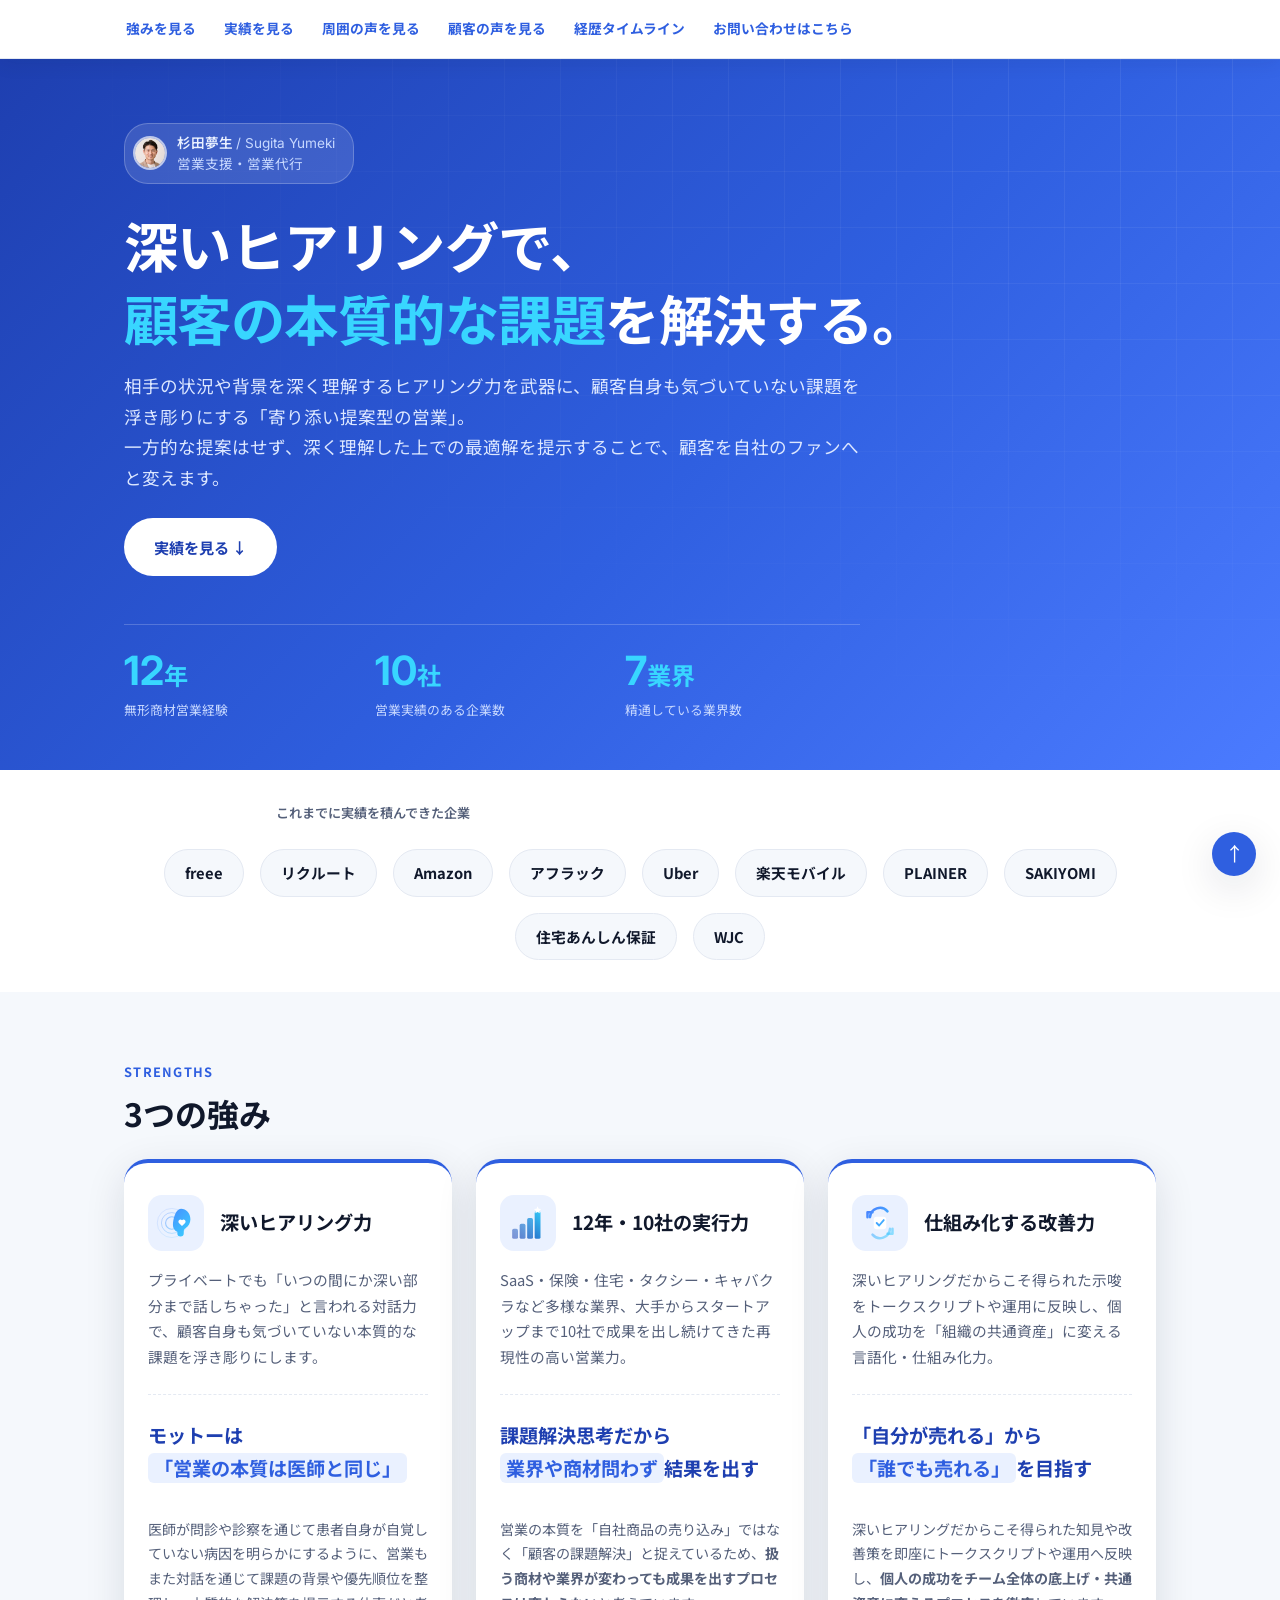
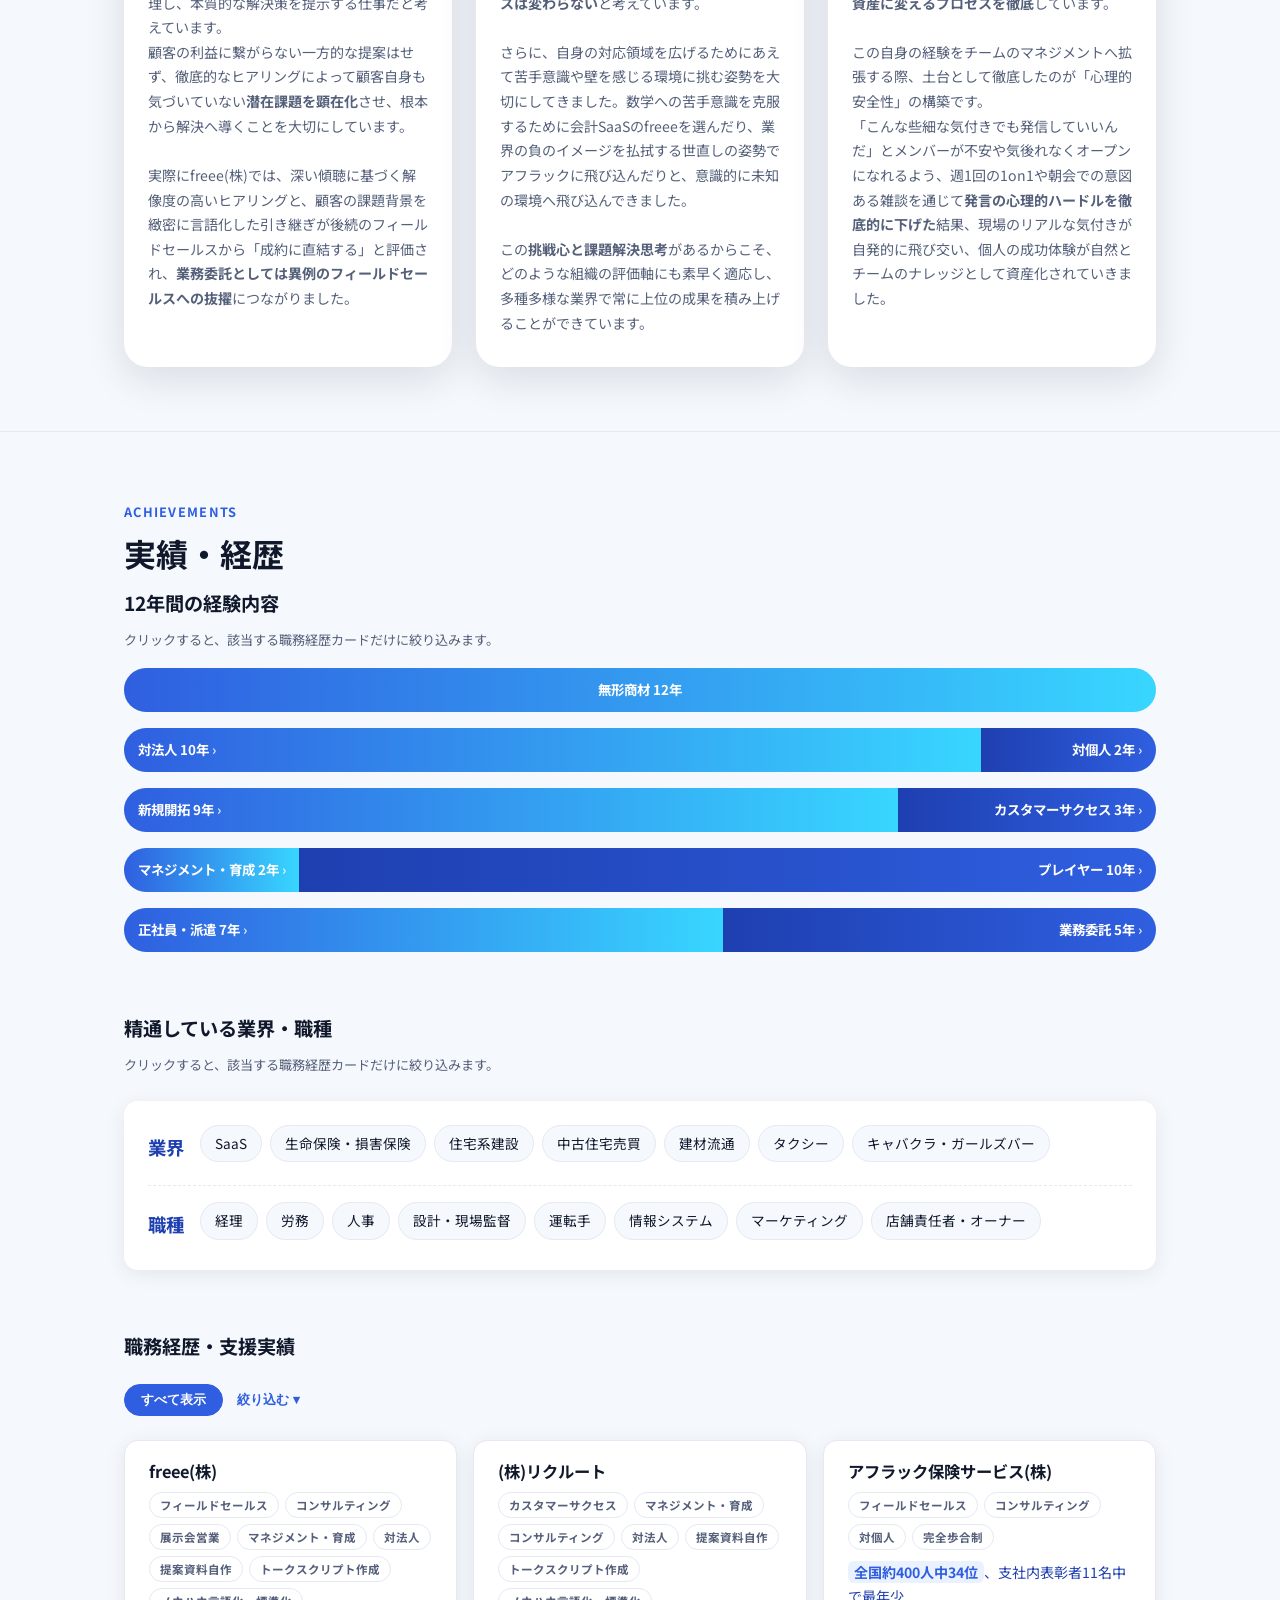
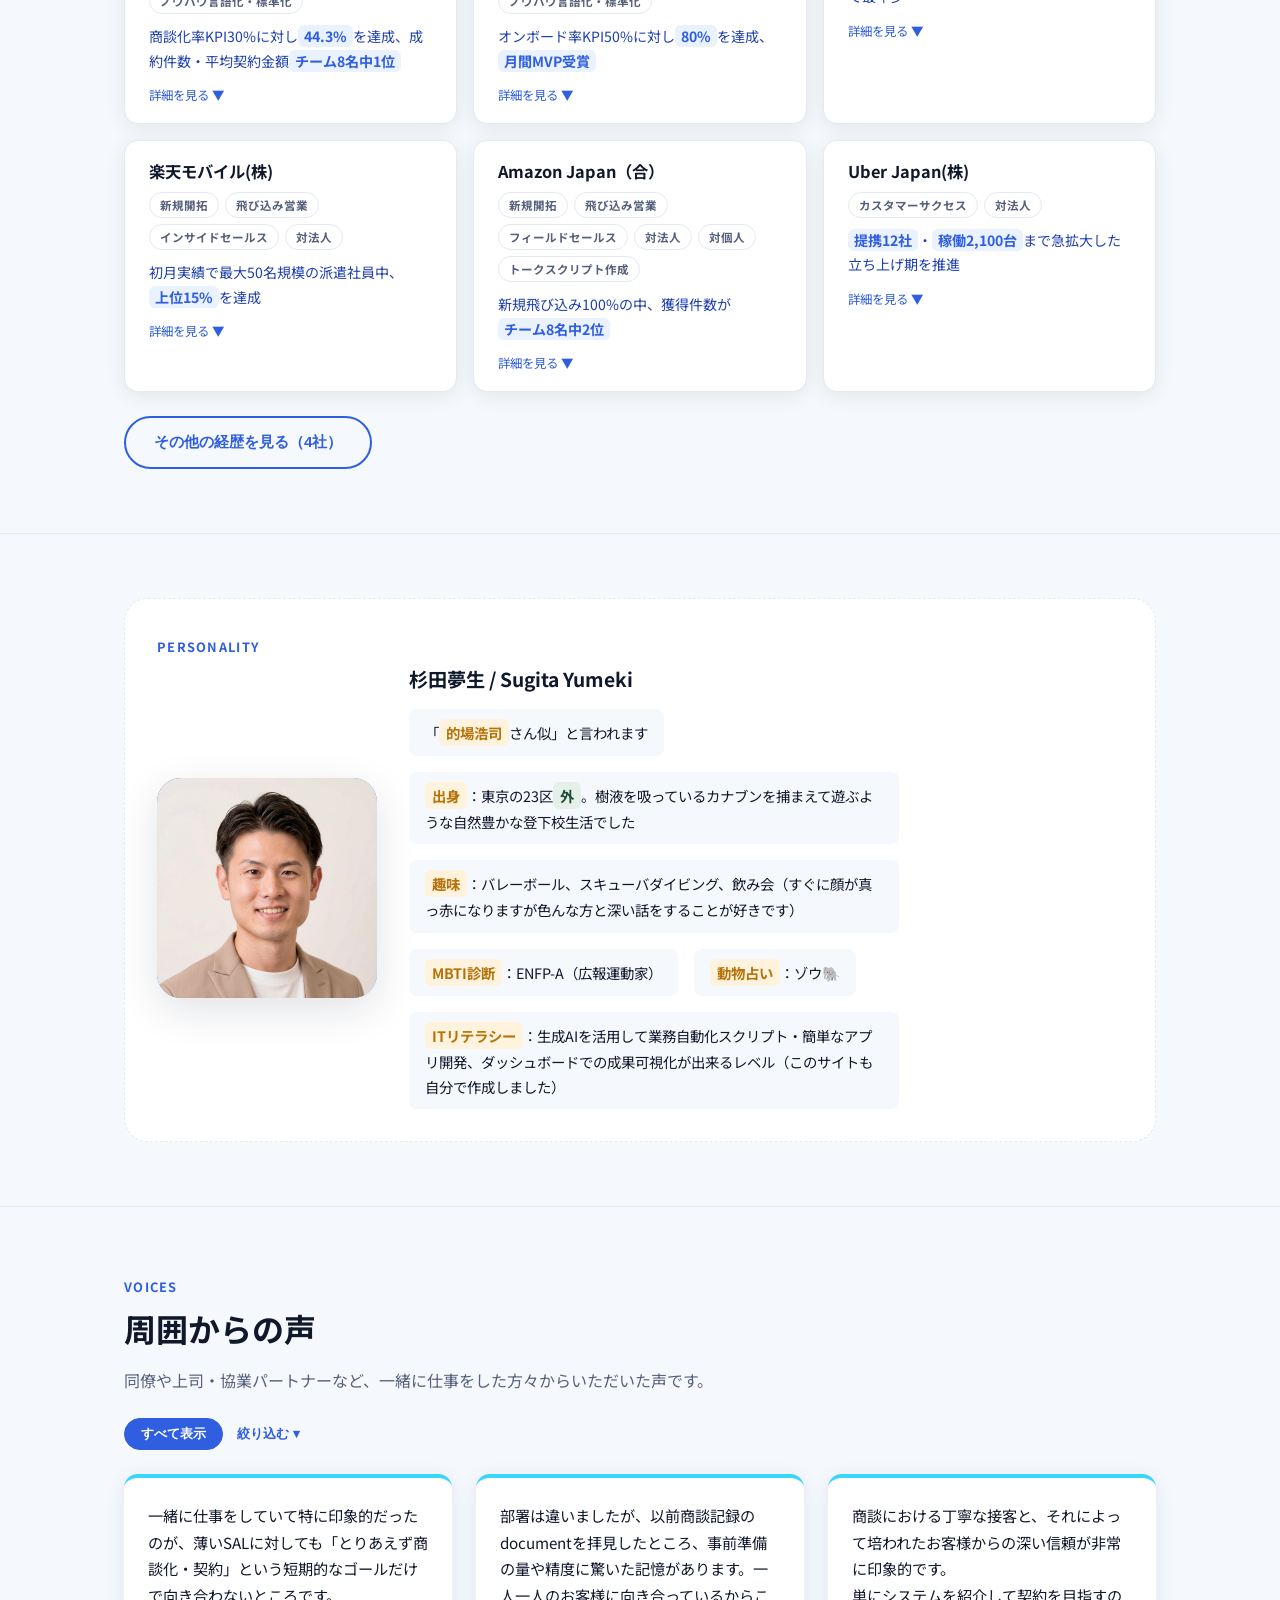
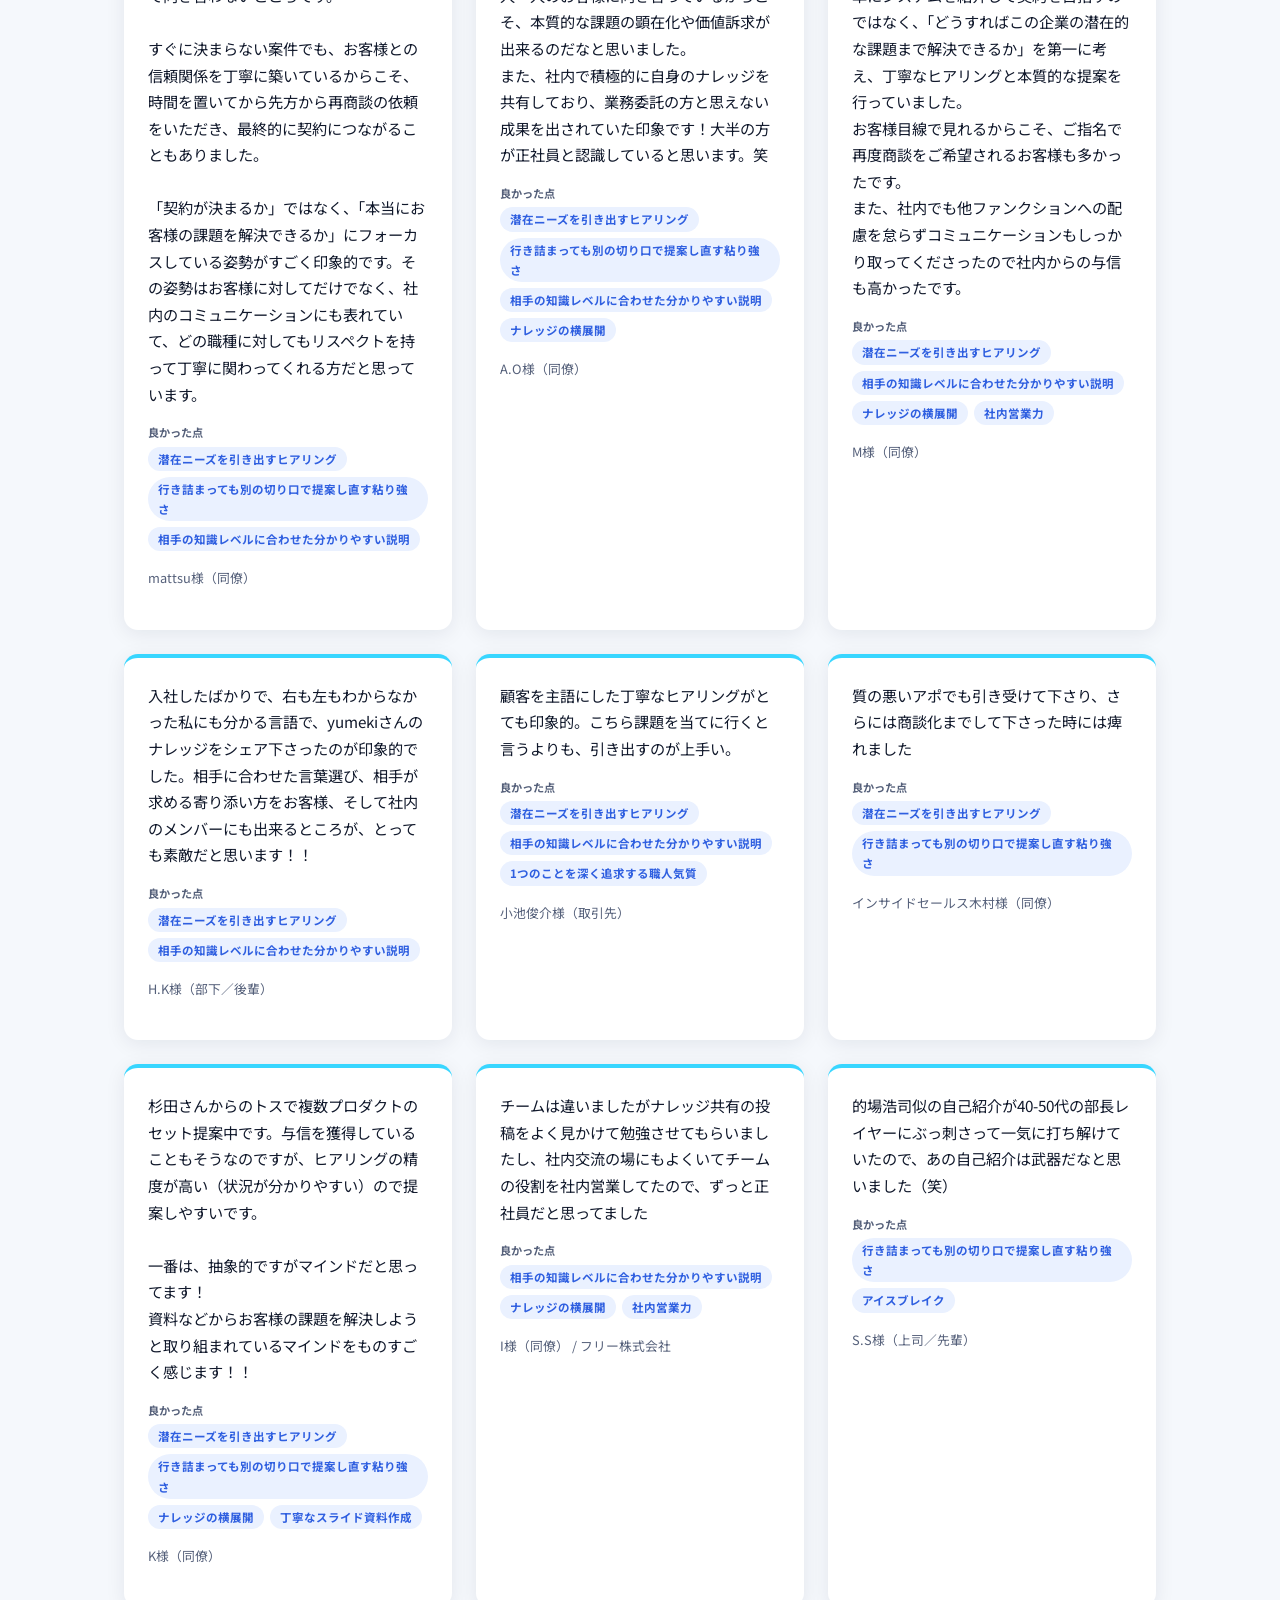
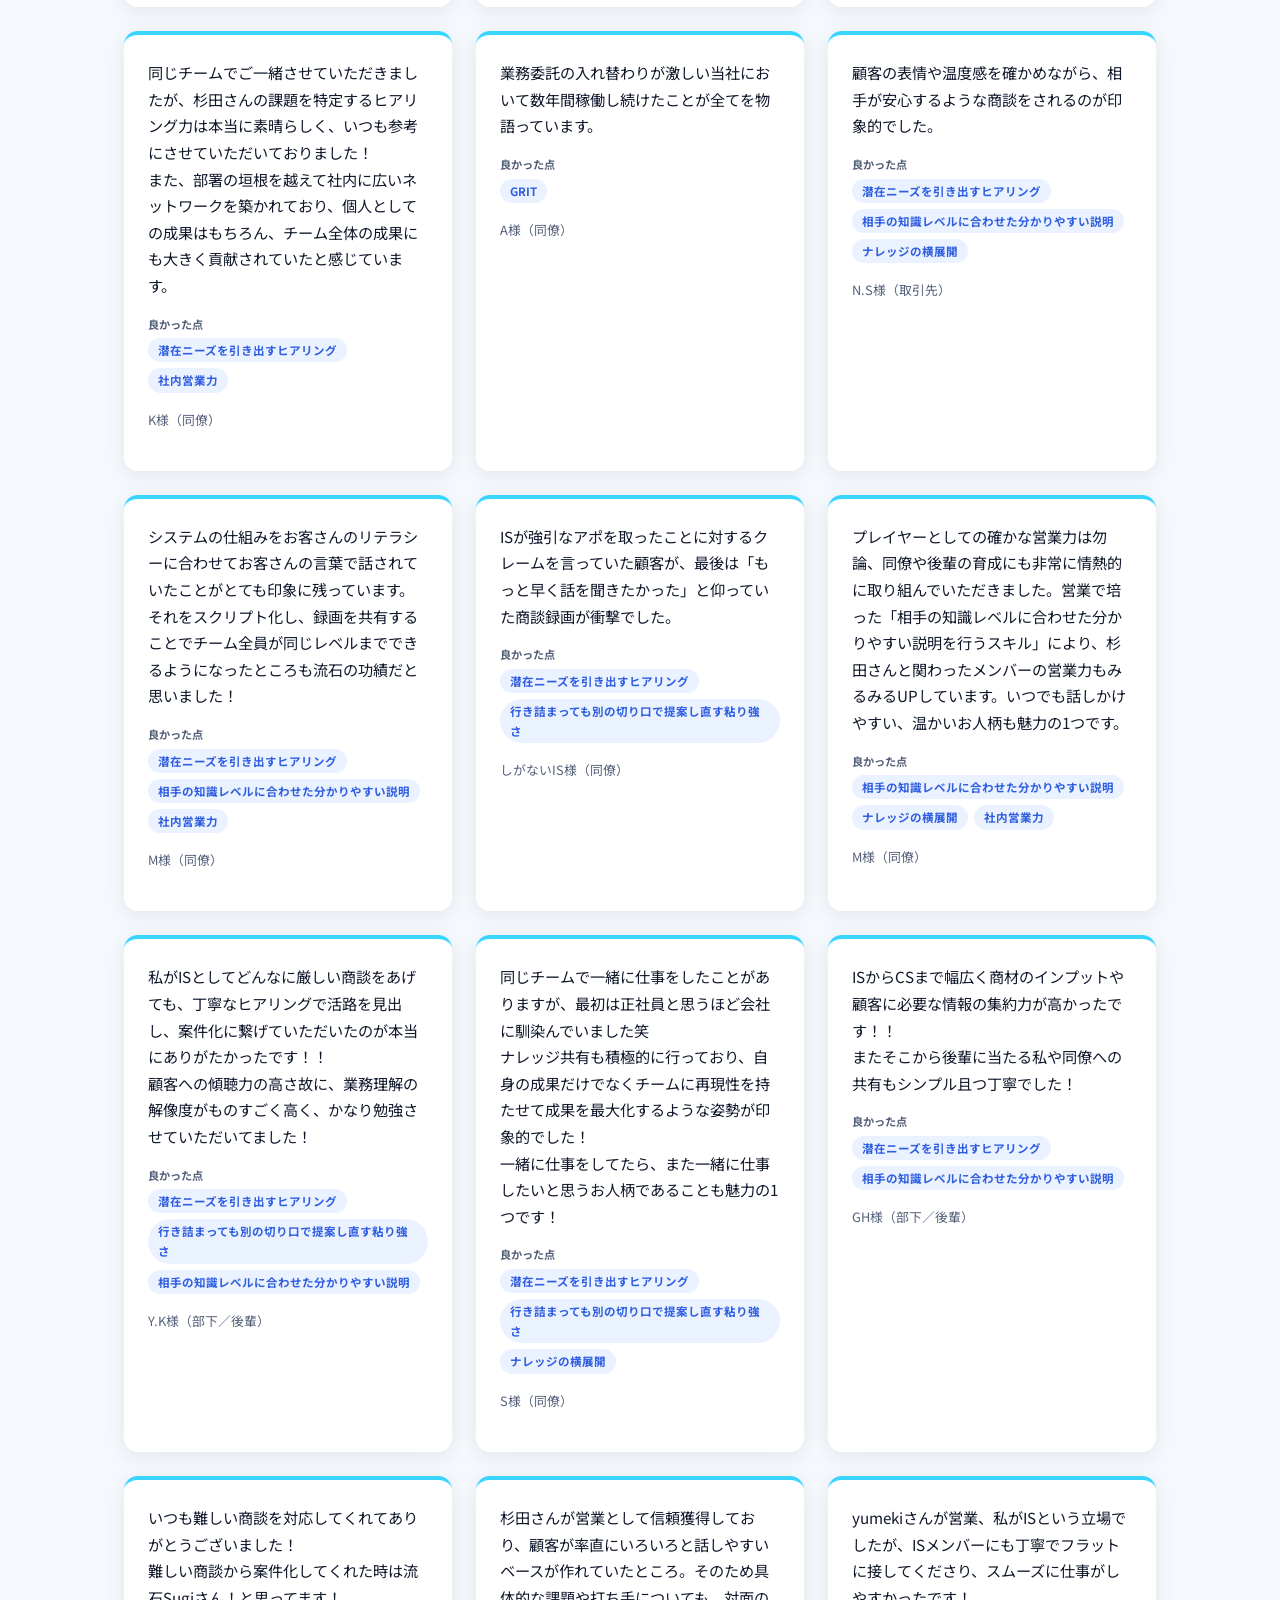
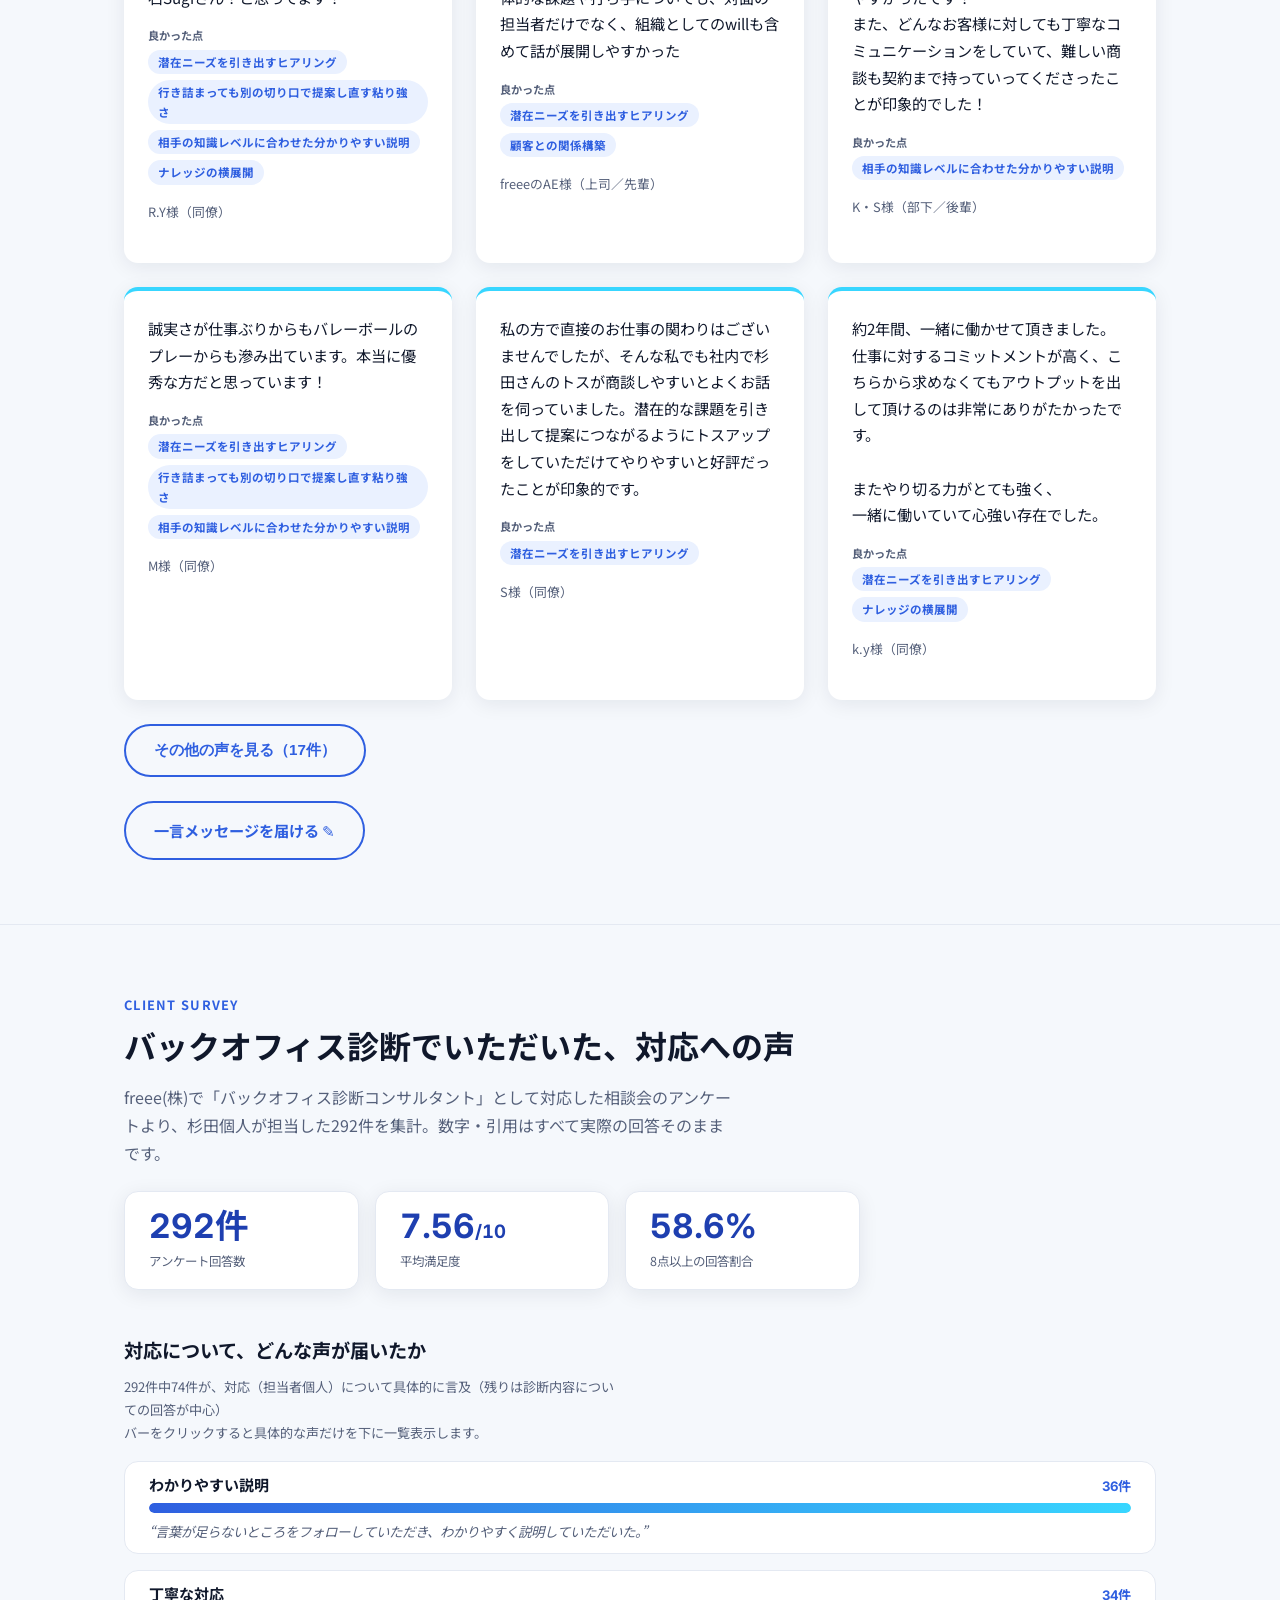
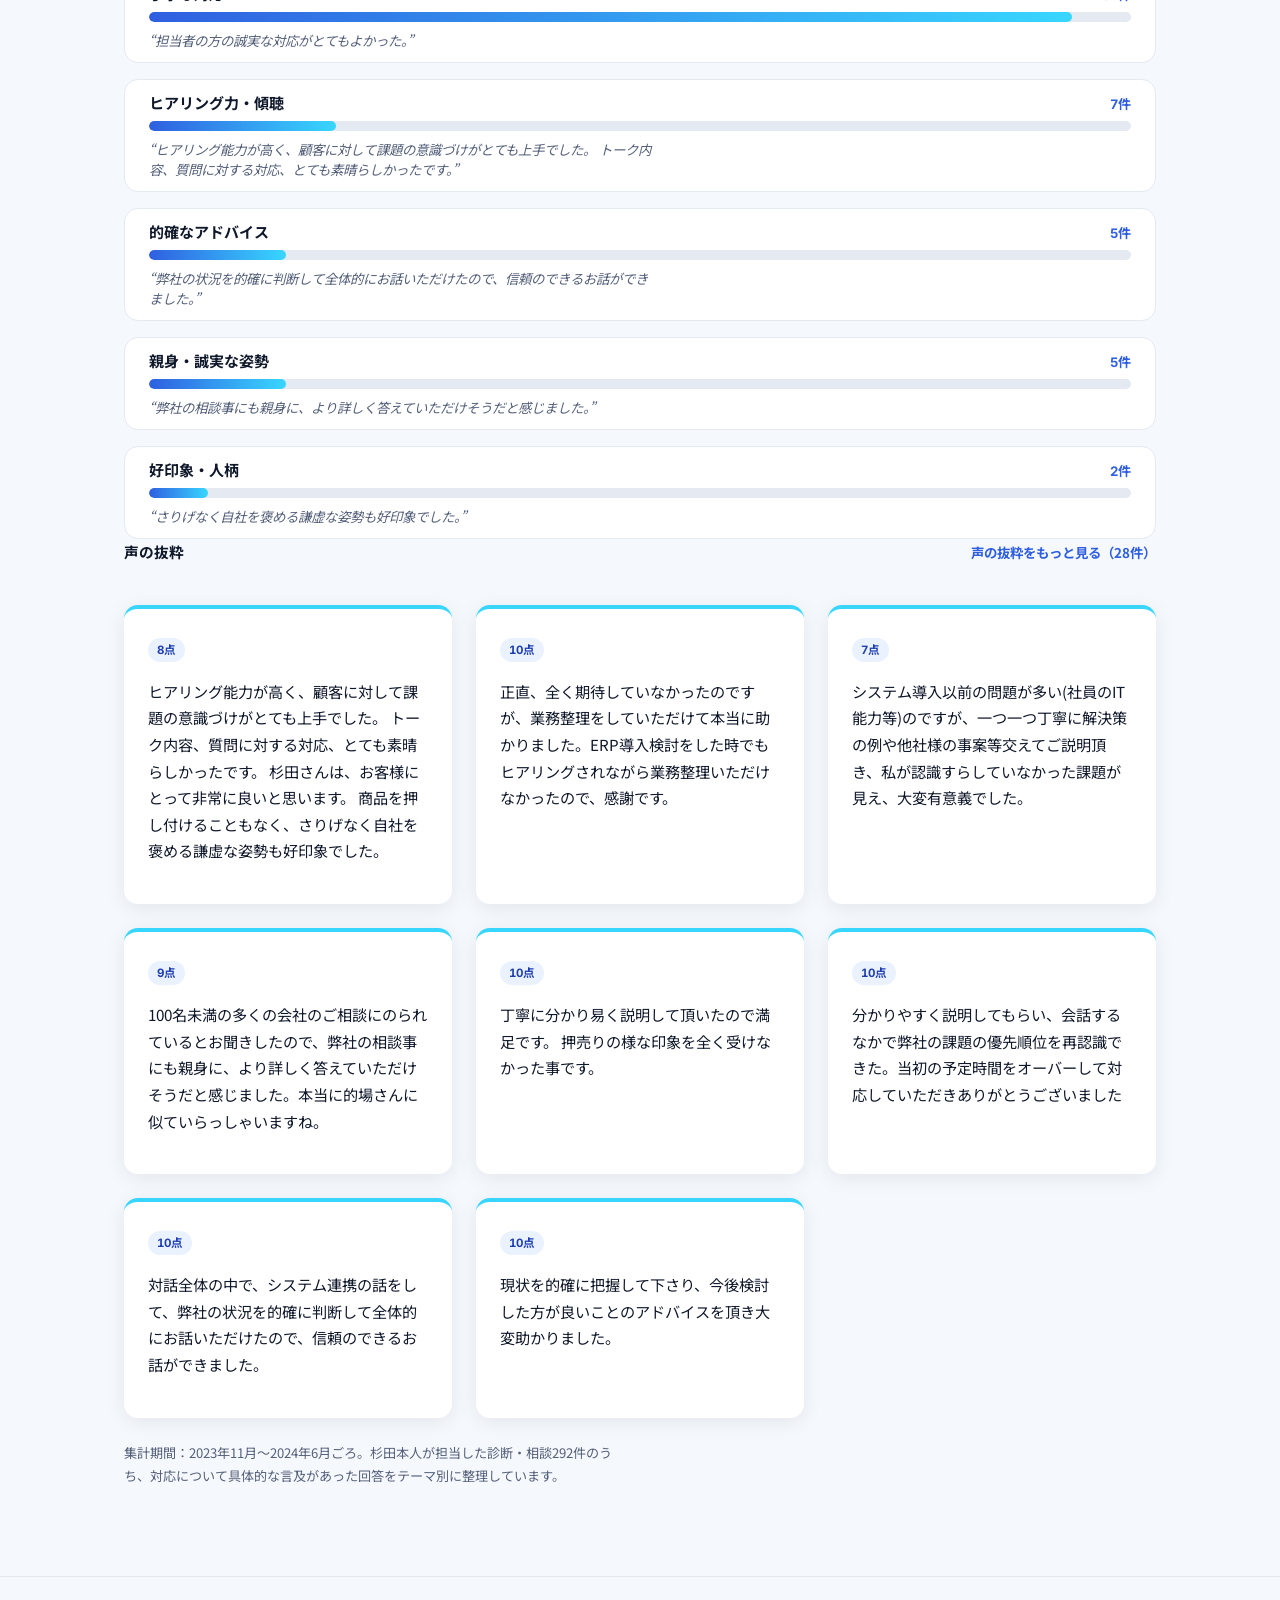
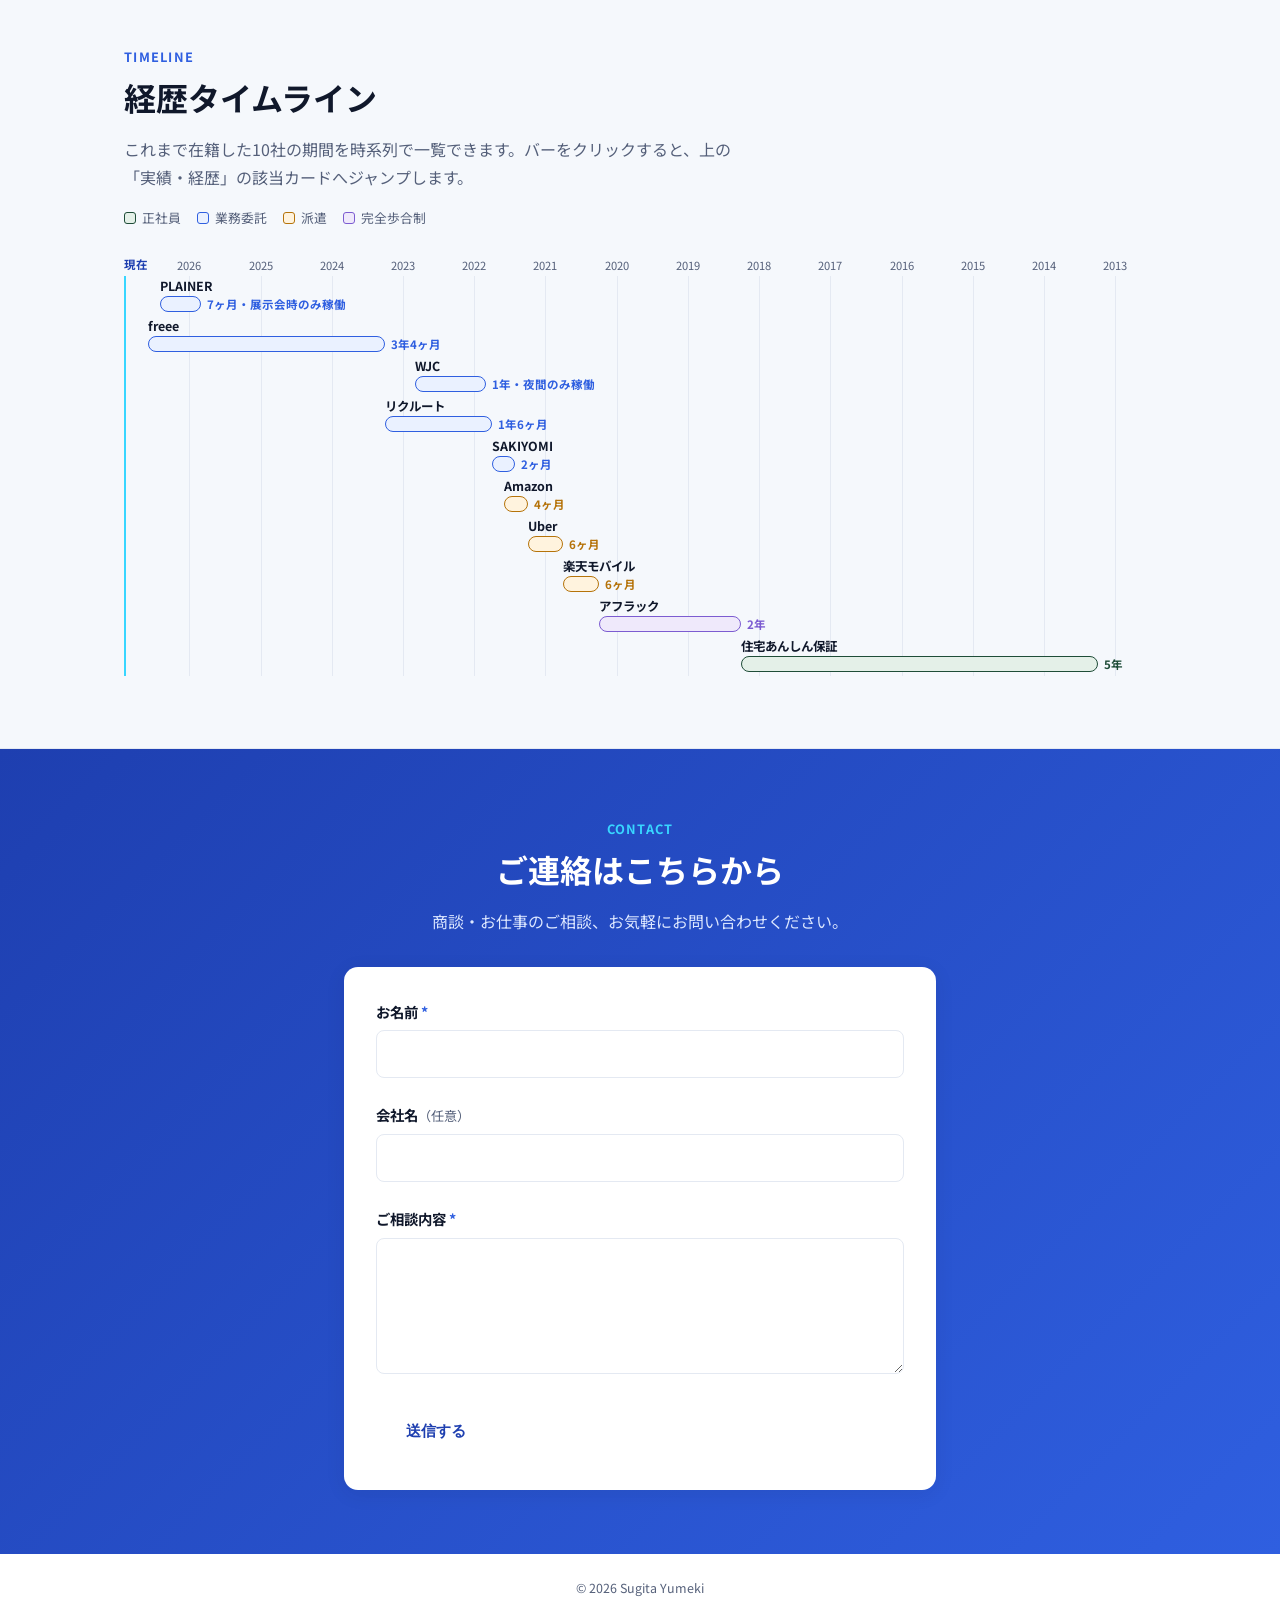
<file: index.html>
<!doctype html>
<html lang="ja"><head>
<!-- Google Tag Manager -->
<script>(function(w,d,s,l,i){w[l]=w[l]||[];w[l].push({'gtm.start':
new Date().getTime(),event:'gtm.js'});var f=d.getElementsByTagName(s)[0],
j=d.createElement(s),dl=l!='dataLayer'?'&l='+l:'';j.async=true;j.src=
'https://www.googletagmanager.com/gtm.js?id='+i+dl;f.parentNode.insertBefore(j,f);
})(window,document,'script','dataLayer','GTM-P3TSD6G5');</script>
<!-- End Google Tag Manager -->

<!-- Google tag (gtag.js): アクセス解析用（Googleアナリティクス4）。管理画面はanalytics.google.com
     自分自身のアクセスを計測対象から除外したい場合は、一度だけ
     https://yorisoi-yumeki.github.io/?noanalytics のように末尾に ?noanalytics を
     付けてこのブラウザでアクセスする（以後そのブラウザでは自動的に計測されなくなる。
     解除したい場合はブラウザの開発者ツールでlocalStorageの ga_opt_out を削除）。 -->
<script>
  (function () {
    if (new URLSearchParams(location.search).has("noanalytics")) {
      try { localStorage.setItem("ga_opt_out", "1"); } catch (e) {}
    }
    try {
      if (localStorage.getItem("ga_opt_out") === "1") {
        window["ga-disable-G-HVG9CE5MBE"] = true;
      }
    } catch (e) {}
  })();
</script>
<script async="" src="https://www.googletagmanager.com/gtag/js?id=G-HVG9CE5MBE"></script>
<script>
  window.dataLayer = window.dataLayer || [];
  function gtag(){dataLayer.push(arguments);}
  gtag('js', new Date());
  gtag('config', 'G-HVG9CE5MBE');
</script>

<meta charset="UTF-8">
<meta name="viewport" content="width=device-width, initial-scale=1">
<title>杉田夢生 | 寄り添い提案型の営業 - 営業支援・営業代行</title>
<meta name="description" content="杉田夢生（Sugita Yumeki）。無形商材営業12年、10社での実績を持つ営業支援・営業代行。深いヒアリング力を武器に、顧客自身も気づいていない本質的な課題を解決する「寄り添い提案型の営業」を提供します。">

<!-- OGP / Twitter Card: 商談前にURLを共有した際のリンクプレビュー用。
     Canvaで生成したOGPバナー（assets/img/ogp.png, 1200×630px）を使用中。 -->
<meta property="og:type" content="profile">
<meta property="og:url" content="https://yorisoi-yumeki.github.io/">
<meta property="og:title" content="杉田夢生 | 寄り添い提案型の営業">
<meta property="og:description" content="無形商材営業12年、10社での実績を持つ営業支援・営業代行の実績紹介ページです。">
<meta property="og:image" content="https://yorisoi-yumeki.github.io/assets/img/ogp.png">
<meta name="twitter:card" content="summary_large_image">
<meta name="twitter:title" content="杉田夢生 | 寄り添い提案型の営業">
<meta name="twitter:description" content="無形商材営業12年、10社での実績を持つ営業支援・営業代行の実績紹介ページです。">
<meta name="twitter:image" content="https://yorisoi-yumeki.github.io/assets/img/ogp.png">

<link rel="icon" type="image/svg+xml" href="assets/img/favicon.svg">

<!-- Webフォント: Google Fonts (Noto Sans JP / Inter)。preconnectで接続を先行し、display=swapでFOIT対策 -->
<link rel="preconnect" href="https://fonts.googleapis.com">
<link rel="preconnect" href="https://fonts.gstatic.com" crossorigin="">
<link href="https://fonts.googleapis.com/css2?family=Inter:wght@400;600;700&amp;family=Noto+Sans+JP:wght@400;700&amp;display=swap" rel="stylesheet">

<link rel="stylesheet" href="style.css">

<!-- GA4 イベント計測用dataLayerスクリプト -->
<script>
  window.dataLayer = window.dataLayer || [];
  document.addEventListener("DOMContentLoaded", function() {
    document.querySelectorAll("details").forEach(function(detail) {
      detail.addEventListener("toggle", function() {
        if (detail.open) {
          var parentSection = detail.closest("section");
          var sectionTitle = parentSection ? (parentSection.querySelector("h2")?.innerText.trim() || parentSection.querySelector("p")?.innerText.trim() || "その他") : "その他";
          var itemTitle = detail.querySelector("summary")?.innerText.trim().split("\n")[0] || "不明";

          window.dataLayer.push({
            'event': 'content_interaction',
            'section_name': sectionTitle,
            'content_name': itemTitle
          });
        }
      });
    });
  });
</script>
</head>
<body id="top">
<!-- Google Tag Manager (noscript) -->
<noscript><iframe src="https://www.googletagmanager.com/ns.html?id=GTM-P3TSD6G5"
height="0" width="0" style="display:none;visibility:hidden"></iframe></noscript>
<!-- End Google Tag Manager (noscript) -->

<!-- ============ 常時表示ナビ ============ -->
<!-- position: sticky で先頭に配置。ページ最上部では通常通りの位置にあり、
     スクロールすると画面上端に貼り付いたまま常に表示され続ける。 -->
<nav class="site-nav" aria-label="ページ内リンク（常時表示）">
  <div class="container site-nav-inner">
    <a href="#strengths">強みを見る</a>
    <a href="#achievements">実績を見る</a>
    <a href="#testimonials">周囲の声を見る</a>
    <a href="#backoffice-survey">顧客の声を見る</a>
    <a href="#career-timeline">経歴タイムライン</a>
    <a href="#contact">お問い合わせはこちら</a>
  </div>
</nav>

<!-- ============ ヒーロー ============ -->
<header class="hero">
  <div class="container">
    <a class="hero-badge" href="#personality">
      <!-- 写真差し替え手順はREADME.mdを参照。
           assets/img/profile.jpg をアップロードするだけで自動的にこちらが表示されます
           （ファイルが無い間はプレースホルダー画像にフォールバックします）。
           クリックすると下部の「ちょっとした自己紹介」セクションへジャンプする。 -->
      <img class="js-profile-photo" src="assets/img/7206C3C7-873E-4E4D-805F-432BDB99BC66_1_201_a.jpeg" alt="杉田夢生の写真" onerror="this.onerror=null;this.src='assets/img/profile-placeholder.svg';">
      <span><span class="hero-badge-name">杉田夢生</span> <span class="en">/ Sugita Yumeki</span><br><span class="en">営業支援・営業代行</span></span>
    </a>

    <h1>深いヒアリングで、<br><span class="hl">顧客の本質的な課題</span>を解決する。</h1>
    <p class="hero-lede">
      相手の状況や背景を深く理解するヒアリング力を武器に、顧客自身も気づいていない課題を浮き彫りにする「寄り添い提案型の営業」。<br>
      一方的な提案はせず、深く理解した上での最適解を提示することで、顧客を自社のファンへと変えます。
    </p>

    <div class="hero-actions">
      <a class="btn btn-primary" href="#achievements">実績を見る ↓</a>
    </div>

    <div class="stat-bar">
      <div class="stat-item">
        <span class="stat-num">12<span style="font-size:0.6em;">年</span></span>
        <span class="stat-label">無形商材営業経験</span>
      </div>
      <div class="stat-item">
        <span class="stat-num">10<span style="font-size:0.6em;">社</span></span>
        <span class="stat-label">営業実績のある企業数</span>
      </div>
      <div class="stat-item">
        <span class="stat-num">7<span style="font-size:0.6em;">業界</span></span>
        <span class="stat-label">精通している業界数</span>
      </div>
    </div>
  </div>
</header>

<!-- ============ 支援実績のある企業 ============ -->
<section class="logo-strip">
  <div class="container">
    <p class="strip-caption">これまでに実績を積んできた企業</p>
    <div class="logo-row">
      <a class="logo-pill" href="#career-freee">freee</a>
      <a class="logo-pill" href="#career-recruit">リクルート</a>
      <a class="logo-pill" href="#career-amazon">Amazon</a>
      <a class="logo-pill" href="#career-aflac">アフラック</a>
      <a class="logo-pill" href="#career-uber">Uber</a>
      <a class="logo-pill" href="#career-rakuten-mobile">楽天モバイル</a>
      <a class="logo-pill" href="#career-plainer">PLAINER</a>
      <a class="logo-pill" href="#career-sakiyomi">SAKIYOMI</a>
      <a class="logo-pill" href="#career-juutaku-anshin">住宅あんしん保証</a>
      <a class="logo-pill" href="#career-wjc">WJC</a>
    </div>
  </div>
</section>

<main>

  <!-- ============ 3つの強み ============ -->
  <section id="strengths" class="on-light">
    <div class="container">
      <p class="section-label">Strengths</p>
      <h2>3つの強み</h2>
      <div class="strength-grid">
        <div class="strength-card fade-target is-visible">
          <div class="strength-head">
            <div class="strength-icon"><img src="assets/img/icon-listening.svg" alt="" width="40" height="40"></div>
            <h3>深いヒアリング力</h3>
          </div>
          <p>プライベートでも「いつの間にか深い部分まで話しちゃった」と言われる対話力で、顧客自身も気づいていない本質的な課題を浮き彫りにします。</p>
          <div class="strength-detail">
            <h4>モットーは<br><span class="num-highlight">「営業の本質は医師と同じ」</span></h4>
            <p><br>医師が問診や診察を通じて患者自身が自覚していない病因を明らかにするように、営業もまた対話を通じて課題の背景や優先順位を整理し、本質的な解決策を提示する仕事だと考えています。<br>顧客の利益に繋がらない一方的な提案はせず、徹底的なヒアリングによって顧客自身も気づいていない<b>潜在課題を顕在化</b>させ、根本から解決へ導くことを大切にしています。<br><br>実際にfreee(株)では、深い傾聴に基づく解像度の高いヒアリングと、顧客の課題背景を緻密に言語化した引き継ぎが後続のフィールドセールスから「成約に直結する」と評価され、<b>業務委託としては異例のフィールドセールスへの抜擢</b>につながりました。</p>
          </div>
        </div>
        <div class="strength-card fade-target is-visible">
          <div class="strength-head">
            <div class="strength-icon"><img src="assets/img/icon-growth.svg" alt="" width="40" height="40"></div>
            <h3>12年・10社の実行力</h3>
          </div>
          <p>SaaS・保険・住宅・タクシー・キャバクラなど多様な業界、大手からスタートアップまで10社で成果を出し続けてきた再現性の高い営業力。</p>
          <div class="strength-detail">
            <h4>課題解決思考だから<br><span class="num-highlight">業界や商材問わず</span>結果を出す</h4>
            <p><br>営業の本質を「自社商品の売り込み」ではなく「顧客の課題解決」と捉えているため、<b>扱う商材や業界が変わっても成果を出すプロセスは変わらない</b>と考えています。<br><br>さらに、自身の対応領域を広げるためにあえて苦手意識や壁を感じる環境に挑む姿勢を大切にしてきました。数学への苦手意識を克服するために会計SaaSのfreeeを選んだり、業界の負のイメージを払拭する世直しの姿勢でアフラックに飛び込んだりと、意識的に未知の環境へ飛び込んできました。<br><br>この<b>挑戦心と課題解決思考</b>があるからこそ、どのような組織の評価軸にも素早く適応し、多種多様な業界で常に上位の成果を積み上げることができています。</p>
          </div>
        </div>
        <div class="strength-card fade-target is-visible">
          <div class="strength-head">
            <div class="strength-icon"><img src="assets/img/icon-cycle.svg" alt="" width="40" height="40"></div>
            <h3>仕組み化する改善力</h3>
          </div>
          <p>深いヒアリングだからこそ得られた示唆をトークスクリプトや運用に反映し、個人の成功を「組織の共通資産」に変える言語化・仕組み化力。</p>
          <div class="strength-detail">
            <h4>「自分が売れる」から<br><span class="num-highlight">「誰でも売れる」</span>を目指す</h4>
            <p><br>深いヒアリングだからこそ得られた知見や改善策を即座にトークスクリプトや運用へ反映し、<b>個人の成功をチーム全体の底上げ・共通資産に変えるプロセスを徹底</b>しています。<br><br>この自身の経験をチームのマネジメントへ拡張する際、土台として徹底したのが「心理的安全性」の構築です。<br>「こんな些細な気付きでも発信していいんだ」とメンバーが不安や気後れなくオープンになれるよう、週1回の1on1や朝会での意図ある雑談を通じて<b>発言の心理的ハードルを徹底的に下げた</b>結果、現場のリアルな気付きが自発的に飛び交い、個人の成功体験が自然とチームのナレッジとして資産化されていきました。</p>
          </div>
        </div>
      </div>
    </div>
  </section>

  <!-- ============ 実績・強み ============ -->
  <section id="achievements">
    <div class="container">
      <p class="section-label">Achievements</p>
      <h2>実績・経歴</h2>

      <div class="fade-target is-visible">
        <h3>12年間の経験内容</h3>
        <p class="exp-bars-caption">クリックすると、該当する職務経歴カードだけに絞り込みます。</p>
        <div class="exp-bars">
          <div class="exp-bar-row">
            <div class="exp-bar-track">
              <div class="exp-bar-fill" style="width:100%">
                <span class="exp-bar-fill-label">無形商材 12年</span>
              </div>
            </div>
          </div>
          <div class="exp-bar-row">
            <div class="exp-bar-track">
              <div class="exp-bar-fill" style="width:83%">
                <button type="button" class="exp-bar-fill-label is-jump" data-tag="対法人">対法人 10年</button>
              </div>
              <div class="exp-bar-fill secondary" style="width:17%">
                <button type="button" class="exp-bar-fill-label is-jump" data-tag="対個人">対個人 2年</button>
              </div>
            </div>
          </div>
          <div class="exp-bar-row">
            <div class="exp-bar-track">
              <div class="exp-bar-fill" style="width:75%">
                <button type="button" class="exp-bar-fill-label is-jump" data-tag="新規開拓">新規開拓 9年</button>
              </div>
              <div class="exp-bar-fill secondary" style="width:25%">
                <button type="button" class="exp-bar-fill-label is-jump" data-tag="カスタマーサクセス">カスタマーサクセス 3年</button>
              </div>
            </div>
          </div>
          <div class="exp-bar-row">
            <div class="exp-bar-track">
              <div class="exp-bar-fill" style="width:17%">
                <button type="button" class="exp-bar-fill-label is-jump" data-tag="マネジメント・育成">マネジメント・育成 2年</button>
              </div>
              <div class="exp-bar-fill secondary" style="width:83%">
                <button type="button" class="exp-bar-fill-label is-jump" data-tag="プレイヤー">プレイヤー 10年</button>
              </div>
            </div>
          </div>
          <div class="exp-bar-row">
            <div class="exp-bar-track">
              <div class="exp-bar-fill" style="width:58%">
                <button type="button" class="exp-bar-fill-label is-jump" data-tag="正社員・派遣">正社員・派遣 7年</button>
              </div>
              <div class="exp-bar-fill secondary" style="width:42%">
                <button type="button" class="exp-bar-fill-label is-jump" data-tag="業務委託">業務委託 5年</button>
              </div>
            </div>
          </div>
        </div>
      </div>

      <div class="fade-target is-visible">
        <h3>精通している業界・職種</h3>
        <p class="exp-bars-caption">クリックすると、該当する職務経歴カードだけに絞り込みます。</p>
        <div class="domain-card">
          <div class="domain-row">
            <span class="domain-tag">業界</span>
            <div class="chip-group" id="industry-chips">
              <button type="button" class="chip" data-axis="audience-industry" data-value="SaaS" aria-pressed="false">SaaS</button>
              <button type="button" class="chip" data-axis="audience-industry" data-value="生命保険・損害保険" aria-pressed="false">生命保険・損害保険</button>
              <button type="button" class="chip" data-axis="audience-industry" data-value="住宅系建設" aria-pressed="false">住宅系建設</button>
              <button type="button" class="chip" data-axis="audience-industry" data-value="中古住宅売買" aria-pressed="false">中古住宅売買</button>
              <button type="button" class="chip" data-axis="audience-industry" data-value="建材流通" aria-pressed="false">建材流通</button>
              <button type="button" class="chip" data-axis="audience-industry" data-value="タクシー" aria-pressed="false">タクシー</button>
              <button type="button" class="chip" data-axis="audience-industry" data-value="キャバクラ・ガールズバー" aria-pressed="false">キャバクラ・ガールズバー</button>
            </div>
          </div>
          <div class="domain-row">
            <span class="domain-tag">職種</span>
            <div class="chip-group" id="role-chips">
              <button type="button" class="chip" data-axis="audience-job" data-value="経理" aria-pressed="false">経理</button>
              <button type="button" class="chip" data-axis="audience-job" data-value="労務" aria-pressed="false">労務</button>
              <button type="button" class="chip" data-axis="audience-job" data-value="人事" aria-pressed="false">人事</button>
              <button type="button" class="chip" data-axis="audience-job" data-value="設計・現場監督" aria-pressed="false">設計・現場監督</button>
              <button type="button" class="chip" data-axis="audience-job" data-value="運転手" aria-pressed="false">運転手</button>
              <button type="button" class="chip" data-axis="audience-job" data-value="情報システム" aria-pressed="false">情報システム</button>
              <button type="button" class="chip" data-axis="audience-job" data-value="マーケティング" aria-pressed="false">マーケティング</button>
              <button type="button" class="chip" data-axis="audience-job" data-value="店舗責任者・オーナー" aria-pressed="false">店舗責任者・オーナー</button>
            </div>
          </div>
        </div>
      </div>

      <div class="fade-target is-visible">
        <h3>職務経歴・支援実績</h3>
        <div class="career-filter" id="career-filter">
          <div class="career-filter-toolbar">
            <button type="button" class="career-filter-reset is-active" data-axis="all" aria-pressed="true">すべて表示</button>
            <button type="button" class="career-filter-toggle" id="career-filter-toggle" aria-expanded="false" aria-controls="career-filter-groups">
              <span class="career-filter-toggle-label">絞り込む</span> <span class="career-filter-toggle-arrow">▾</span>
            </button>
          </div>

          <div class="career-filter-groups is-collapsed" id="career-filter-groups">
            <div class="career-filter-group" role="group" aria-label="営業手法で絞り込み">
              <span class="career-filter-group-label">営業手法</span>
              <button type="button" class="career-filter-btn" data-axis="method" data-value="飛び込み営業" aria-pressed="false">飛び込み営業</button>
              <button type="button" class="career-filter-btn" data-axis="method" data-value="インサイドセールス" aria-pressed="false">インサイドセールス</button>
              <button type="button" class="career-filter-btn" data-axis="method" data-value="フィールドセールス" aria-pressed="false">フィールドセールス</button>
              <button type="button" class="career-filter-btn" data-axis="method" data-value="展示会営業" aria-pressed="false">展示会営業</button>
              <button type="button" class="career-filter-btn" data-axis="method" data-value="コンサルティング" aria-pressed="false">コンサルティング</button>
              <button type="button" class="career-filter-btn" data-axis="method" data-value="代理店支援" aria-pressed="false">代理店支援</button>
            </div>

            <div class="career-filter-group" role="group" aria-label="役割で絞り込み">
              <span class="career-filter-group-label">役割</span>
              <button type="button" class="career-filter-btn" data-axis="role" data-value="新規開拓" aria-pressed="false">新規開拓</button>
              <button type="button" class="career-filter-btn" data-axis="role" data-value="カスタマーサクセス" aria-pressed="false">カスタマーサクセス</button>
              <button type="button" class="career-filter-btn" data-axis="role" data-value="マネジメント・育成" aria-pressed="false">マネジメント・育成</button>
              <button type="button" class="career-filter-btn" data-axis="stance" data-value="プレイヤー" aria-pressed="false">プレイヤー</button>
            </div>

            <div class="career-filter-group" role="group" aria-label="成果物で絞り込み">
              <span class="career-filter-group-label">成果物</span>
              <button type="button" class="career-filter-btn" data-axis="skill" data-value="提案資料自作" aria-pressed="false">提案資料自作</button>
              <button type="button" class="career-filter-btn" data-axis="skill" data-value="トークスクリプト作成" aria-pressed="false">トークスクリプト作成</button>
              <button type="button" class="career-filter-btn" data-axis="skill" data-value="ノウハウ言語化・標準化" aria-pressed="false">ノウハウ言語化・標準化</button>
            </div>

            <div class="career-filter-group" role="group" aria-label="関わる業界で絞り込み">
              <span class="career-filter-group-label">関わる業界</span>
              <button type="button" class="career-filter-btn" data-axis="audience-industry" data-value="SaaS" aria-pressed="false">SaaS</button>
              <button type="button" class="career-filter-btn" data-axis="audience-industry" data-value="生命保険・損害保険" aria-pressed="false">生命保険・損害保険</button>
              <button type="button" class="career-filter-btn" data-axis="audience-industry" data-value="住宅系建設" aria-pressed="false">住宅系建設</button>
              <button type="button" class="career-filter-btn" data-axis="audience-industry" data-value="中古住宅売買" aria-pressed="false">中古住宅売買</button>
              <button type="button" class="career-filter-btn" data-axis="audience-industry" data-value="建材流通" aria-pressed="false">建材流通</button>
              <button type="button" class="career-filter-btn" data-axis="audience-industry" data-value="タクシー" aria-pressed="false">タクシー</button>
              <button type="button" class="career-filter-btn" data-axis="audience-industry" data-value="キャバクラ・ガールズバー" aria-pressed="false">キャバクラ・ガールズバー</button>
            </div>

            <div class="career-filter-group" role="group" aria-label="関わる職種で絞り込み">
              <span class="career-filter-group-label">関わる職種</span>
              <button type="button" class="career-filter-btn" data-axis="audience-job" data-value="経理" aria-pressed="false">経理</button>
              <button type="button" class="career-filter-btn" data-axis="audience-job" data-value="労務" aria-pressed="false">労務</button>
              <button type="button" class="career-filter-btn" data-axis="audience-job" data-value="人事" aria-pressed="false">人事</button>
              <button type="button" class="career-filter-btn" data-axis="audience-job" data-value="設計・現場監督" aria-pressed="false">設計・現場監督</button>
              <button type="button" class="career-filter-btn" data-axis="audience-job" data-value="運転手" aria-pressed="false">運転手</button>
              <button type="button" class="career-filter-btn" data-axis="audience-job" data-value="情報システム" aria-pressed="false">情報システム</button>
              <button type="button" class="career-filter-btn" data-axis="audience-job" data-value="マーケティング" aria-pressed="false">マーケティング</button>
              <button type="button" class="career-filter-btn" data-axis="audience-job" data-value="店舗責任者・オーナー" aria-pressed="false">店舗責任者・オーナー</button>
            </div>

            <div class="career-filter-group" role="group" aria-label="対象・スタンス・雇用形態で絞り込み">
              <span class="career-filter-group-label">対象・スタンス</span>
              <button type="button" class="career-filter-btn" data-axis="target" data-value="対法人" aria-pressed="false">対法人</button>
              <button type="button" class="career-filter-btn" data-axis="target" data-value="対個人" aria-pressed="false">対個人</button>
              <button type="button" class="career-filter-btn" data-axis="stance" data-value="完全歩合制" aria-pressed="false">完全歩合制</button>
              <button type="button" class="career-filter-btn" data-axis="employment" data-value="正社員・派遣" aria-pressed="false">正社員・派遣</button>
              <button type="button" class="career-filter-btn" data-axis="employment" data-value="業務委託" aria-pressed="false">業務委託</button>
            </div>
          </div>
        </div>
        <p class="career-filter-empty" id="career-filter-empty" hidden="">該当する経歴が見つかりませんでした。</p>
        <div class="career-grid" id="career-grid">

          <!-- 初期表示：6社（freee、リクルート、アフラック、楽天モバイル、Amazon、Uber） -->
          <details class="career-card" id="career-freee" data-method="フィールドセールス コンサルティング 展示会営業" data-role="マネジメント・育成" data-target="対法人" data-stance="プレイヤー" data-employment="業務委託" data-audience-industry="SaaS" data-audience-job="経理 労務 人事 情報システム" data-skill="提案資料自作 トークスクリプト作成 ノウハウ言語化・標準化" data-timeline-start="2023-04" data-timeline-end="2026-08" data-timeline-category="contract" data-timeline-company="freee">
            <summary>
              <span class="career-company">freee(株)</span>
              <span class="career-tags"><span class="career-tag tag-green">フィールドセールス</span><span class="career-tag tag-green">コンサルティング</span><span class="career-tag tag-green">展示会営業</span><span class="career-tag tag-purple">マネジメント・育成</span><span class="career-tag tag-amber">対法人</span><span class="career-tag tag-skill">提案資料自作</span><span class="career-tag tag-skill">トークスクリプト作成</span><span class="career-tag tag-skill">ノウハウ言語化・標準化</span></span>
              <span class="career-headline">商談化率KPI30%に対し<span class="num-highlight">44.3%</span>を達成、成約件数・平均契約金額<span class="num-highlight">チーム8名中1位</span></span>
              <span class="career-toggle-hint"></span>
            </summary>
            <div class="career-detail">
              <div class="career-detail-phase">
                <h4>① バックオフィス診断コンサルタント（約2年間）</h4>
                <p>インサイドセールスが商談化できなかった停滞顧客を対象に、「バックオフィス診断」を通じて潜在ニーズを顕在化させ、再商談化を狙う新設チームに参画。</p>
                <ul>
                  <li>商談化率<span class="num-highlight">44.3%</span>を達成（KPI30%に対し、約600商談の対応で大幅達成）</li>
                  <li>商談化後の成約件数および平均契約金額で<span class="num-highlight">チーム8名中1位</span></li>
                  <li>自身の商談録画・診断ロールプレイが<span class="num-highlight">新人育成用教材・週次勉強会の題材</span>として活用され、個人の成果にとどまらずチーム全体のヒアリング精度向上に貢献</li>
                  <li>深い傾聴による「粒度の高いヒアリング」と、顧客の課題背景を緻密に言語化した「詳細な引き継ぎ」が、後続のフィールドセールス陣から「成約に直結する」と高い評価を獲得。この現場での確かな実績と信頼が認められ、<span class="num-highlight">業務委託としては異例のFSへの異動が決定</span></li>
                </ul>
                <p class="career-detail-link"><a href="#backoffice-survey">→ この診断でいただいた、対応への声を見る（292件）</a></p>
              </div>
              <div class="career-detail-phase">
                <h4>② アウトバウンド・フィールドセールス（約1年間）</h4>
                <p>【異例の配置】バックオフィス診断業務の終了に伴い異動。同社においてFSは正社員のみが担当する体制の中、前述の成果が評価され、業務委託としては異例の抜擢を受ける。</p>
                <ul>
                  <li>異動後2クォーター目に<span class="num-highlight">ARR300万円</span>のKPIを達成</li>
                </ul>
              </div>
              <div class="career-detail-phase">
                <h4>③ バックオフィス診断コンサルタント復活</h4>
                <p>一度は終了した診断業務だったが、当時の取り組みの意義と再現性が社内で評価され、別事業部でのプロジェクト復活に伴い再び要請を受けて参画。現在は、型がない中での検証を兼ねた高度な商談を任されている。</p>
              </div>
              <p class="career-detail-period">業務委託 / 直契約・2023年4月〜2026年8月（3年4ヶ月）</p>
            </div>
          </details>

          <details class="career-card" id="career-recruit" data-method="コンサルティング" data-role="カスタマーサクセス マネジメント・育成" data-target="対法人" data-employment="業務委託" data-audience-industry="SaaS" data-audience-job="人事 情報システム" data-skill="提案資料自作 トークスクリプト作成 ノウハウ言語化・標準化" data-timeline-start="2021-10" data-timeline-end="2023-04" data-timeline-category="contract" data-timeline-company="リクルート">
            <summary>
              <span class="career-company">(株)リクルート</span>
              <span class="career-tags"><span class="career-tag tag-purple">カスタマーサクセス</span><span class="career-tag tag-purple">マネジメント・育成</span><span class="career-tag tag-green">コンサルティング</span><span class="career-tag tag-amber">対法人</span><span class="career-tag tag-skill">提案資料自作</span><span class="career-tag tag-skill">トークスクリプト作成</span><span class="career-tag tag-skill">ノウハウ言語化・標準化</span></span>
              <span class="career-headline">オンボード率KPI50%に対し<span class="num-highlight">80%</span>を達成、<span class="num-highlight">月間MVP受賞</span></span>
              <span class="career-toggle-hint"></span>
            </summary>
            <div class="career-detail">
              <div class="career-detail-phase">
                <h4>① カスタマーサクセス兼セールス（約7ヶ月）</h4>
                <p>採用管理システム「riksak（リクサク）」本リリース初年度において、利用企業の定着化（オンボーディング）を推進。プレ期に20%台だったオンボード率の改善をミッションとして参画。</p>
                <ul>
                  <li>オンボード率<span class="num-highlight">80%</span>を達成（KPI50%に対し大幅超過達成を継続）</li>
                  <li><span class="num-highlight">月間MVPを受賞</span>（個人実績に加え、ノウハウの言語化による全体への貢献が評価された）</li>
                  <li>【SVへの昇格】自身の成功要因をマインドマップで言語化・図式化し、チーム内へ横展開。誰でも成果を出せる「再現性の高い育成手法」を確立したことが評価され、参画7ヶ月でSV（スーパーバイザー）へ昇格</li>
                </ul>
                <a class="career-image-link" href="assets/img/recruit-mindmap.png" data-lightbox aria-label="マインドマップを拡大して見る（別タブでも開けます）">
                  <img class="career-image-thumb" src="assets/img/recruit-mindmap.png" alt="当時作成した、顧客の状況別に最適な設定パターンを整理したマインドマップ" loading="lazy">
                  <span class="career-image-caption">🔍 当時作成したマインドマップ（クリックで拡大）</span>
                </a>
              </div>
              <div class="career-detail-phase">
                <h4>② スーパーバイザー／チーム育成・管理（約11ヶ月）</h4>
                <p>プロジェクトが20名から<span class="num-highlight">61名</span>（<span class="num-highlight">SV11名体制</span>）へ急拡大する中、約1年間にわたりSVとしてチーム育成と運営を主導。</p>
                <ul>
                  <li>【育成の標準化】商談同席やロープレを通じ、1商談あたり10〜20項目の多角的なフィードバックを徹底。メンバーの商談スキルを早期に引き上げ、組織全体のオンボード率向上に寄与</li>
                  <li>【リモートマネジメント】フルリモート下での「質問・相談しやすい関係構築」を重視し、朝会・夕会の運営を工夫。心理的安全性を高めるコミュニケーション設計により、大規模組織の円滑な運営を実現</li>
                </ul>
              </div>
              <p class="career-detail-period">業務委託 / 再委託契約・2021年10月〜（1年6ヶ月）</p>
            </div>
          </details>

          <details class="career-card" id="career-aflac" data-method="フィールドセールス コンサルティング" data-target="対個人" data-stance="プレイヤー 完全歩合制" data-audience-industry="生命保険・損害保険" data-timeline-start="2018-04" data-timeline-end="2020-04" data-timeline-category="commission" data-timeline-company="アフラック">
            <summary>
              <span class="career-company">アフラック保険サービス(株)</span>
              <span class="career-tags"><span class="career-tag tag-green">フィールドセールス</span><span class="career-tag tag-green">コンサルティング</span><span class="career-tag tag-amber">対個人</span><span class="career-tag tag-slate">完全歩合制</span></span>
              <span class="career-headline"><span class="num-highlight">全国約400人中34位</span>、支社内表彰者11名中で最年少</span>
              <span class="career-toggle-hint"></span>
            </summary>
            <div class="career-detail">
              <div class="career-detail-phase">
                <p>アフラック専業の保険代理店における個人向けのライフプラン提案営業。新規開拓100%（自己人脈・紹介開拓、および月6件配布される資料請求リストへのアプローチ）で活動した。</p>
                <ul>
                  <li>2018年度上半期、<span class="num-highlight">全国約400人中34位</span></li>
                  <li>同期間の支社内表彰者11名の中で最年少、年間成績では同期20名中2位を達成</li>
                  <li>【工夫したこと：「世直し」の営業スタンス】フルコミッションの世界にありがちな顧客軽視の強引な営業を「絶対にしない」と心に誓い、プライドを持って活動。他社の過剰な契約に気づいていない顧客に対し、プロの客観的視点から潜在的なリスクや無駄を正す「保険の世直し」を信念とし、他社の優れた契約は「そのまま残すべき」と正直に伝える誠実さを意識。目先の利益を追わない姿勢が信頼を呼び、高い紹介率と若手トップクラスの成果を両立した</li>
                </ul>
              </div>
              <p class="career-detail-period">完全歩合制・2018年4月〜（2年間）</p>
            </div>
          </details>

          <details class="career-card" id="career-rakuten-mobile" data-method="飛び込み営業 インサイドセールス" data-role="新規開拓" data-target="対法人" data-stance="プレイヤー" data-employment="正社員・派遣" data-audience-job="店舗責任者・オーナー" data-timeline-start="2020-04" data-timeline-end="2020-10" data-timeline-category="dispatch" data-timeline-company="楽天モバイル">
            <summary>
              <span class="career-company">楽天モバイル(株)</span>
              <span class="career-tags"><span class="career-tag tag-purple">新規開拓</span><span class="career-tag tag-green">飛び込み営業</span><span class="career-tag tag-green">インサイドセールス</span><span class="career-tag tag-amber">対法人</span></span>
              <span class="career-headline">初月実績で最大50名規模の派遣社員中、<span class="num-highlight">上位15%</span>を達成</span>
              <span class="career-toggle-hint"></span>
            </summary>
            <div class="career-detail">
              <div class="career-detail-phase">
                <p>携帯電話基地局の開設に向けた用地確保プロジェクト。新規参入に伴うアンテナ増設のため、未活用地やビル屋上のオーナー交渉を推進。新規開拓100%（新規飛び込み訪問90%／テレアポ10%）で、適地選定からオーナー交渉、契約締結までを一貫して担当した。</p>
                <ul>
                  <li>初月実績において、最大50名規模の派遣社員の中で<span class="num-highlight">上位15%</span>の成果を記録</li>
                  <li>評価による契約延長。当初は2ヶ月の短期プロジェクトとして参画したが、初月の成果が評価され、プロジェクト終了後は新卒教育プロジェクトの担当メンバーに選出。契約期間も6ヶ月へ延長となり、最終的には正社員への業務引き継ぎまでを完遂</li>
                </ul>
              </div>
              <p class="career-detail-period">営業代行・派遣社員・2020年4月〜（6ヶ月）</p>
            </div>
          </details>

          <details class="career-card" id="career-amazon" data-method="飛び込み営業 フィールドセールス" data-role="新規開拓" data-target="対法人 対個人" data-stance="プレイヤー" data-employment="正社員・派遣" data-audience-job="店舗責任者・オーナー" data-skill="トークスクリプト作成" data-timeline-start="2021-04" data-timeline-end="2021-08" data-timeline-category="dispatch" data-timeline-company="Amazon">
            <summary>
              <span class="career-company">Amazon Japan（合）</span>
              <span class="career-tags"><span class="career-tag tag-purple">新規開拓</span><span class="career-tag tag-green">飛び込み営業</span><span class="career-tag tag-green">フィールドセールス</span><span class="career-tag tag-amber">対法人</span><span class="career-tag tag-amber">対個人</span><span class="career-tag tag-skill">トークスクリプト作成</span></span>
              <span class="career-headline">新規飛び込み100%の中、獲得件数が<span class="num-highlight">チーム8名中2位</span></span>
              <span class="career-toggle-hint"></span>
            </summary>
            <div class="career-detail">
              <div class="career-detail-phase">
                <p>新しい宅配パートナーを開拓する試験的プロジェクト（Amazon Hub Delivery Partnerプログラム）を推進。商店街の商店経営者（新聞店・花屋・米屋・酒屋など業種問わず）を商談相手に、新規飛び込み100%で商談を担当した。</p>
                <ul>
                  <li>獲得件数が<span class="num-highlight">チーム8名中2位</span>の成果を記録</li>
                  <li>【自己成長への挑戦と圧倒的な行動量】一般的に敬遠されがちな「新規の飛び込み営業100%」という環境において、顧客の反応がダイレクトに返ってくる特有の緊張感をむしろ楽しみ、この経験自体を「自らの人生の糧にする」と捉えて前向きに従事。断られることを恐れないポジティブなマインドと、チームトップクラスの訪問件数を継続して担保する圧倒的な行動量により、4ヶ月という短期間で高水準の成果を創出した</li>
                </ul>
              </div>
              <p class="career-detail-period">営業代行・派遣社員・2021年4月〜（4ヶ月）</p>
            </div>
          </details>

          <details class="career-card" id="career-uber" data-role="カスタマーサクセス" data-target="対法人" data-stance="プレイヤー" data-employment="正社員・派遣" data-audience-industry="タクシー" data-audience-job="運転手" data-timeline-start="2020-10" data-timeline-end="2021-04" data-timeline-category="dispatch" data-timeline-company="Uber">
            <summary>
              <span class="career-company">Uber Japan(株)</span>
              <span class="career-tags"><span class="career-tag tag-purple">カスタマーサクセス</span><span class="career-tag tag-amber">対法人</span></span>
              <span class="career-headline"><span class="num-highlight">提携12社</span>・<span class="num-highlight">稼働2,100台</span>まで急拡大した立ち上げ期を推進</span>
              <span class="career-toggle-hint"></span>
            </summary>
            <div class="career-detail">
              <div class="career-detail-phase">
                <p>タクシー配車アプリ「Uber Taxi」の導入支援・稼働促進（カスタマーサクセス）を担当。サービス開始10ヶ月で<span class="num-highlight">提携12社</span>・<span class="num-highlight">稼働2,100台</span>まで急拡大した立ち上げ期に従事し、導入後の離脱防止とアプリ利用の日常化を牽引した。</p>
                <ul>
                  <li>【役割】アプリ稼働が運転手個人の裁量に委ねられた環境において、デジタル耐性の低い運転手（平均60歳超）に対し、操作説明に留まらず「売上増」という営業的メリットを訴求し、利用への心理的な障壁を払拭すること</li>
                  <li>【工夫したこと】組織構造に合わせた「人を動かす」戦略の使い分け——トップダウン型：管理者へ定量メリットを説きつつ、現場の成功事例を熱量高く共有し、社内に「Uberは稼げる」という空気感を意図的に作って組織的な利用体制を確立。現場裁量型：朝5時台に郊外の現場（点呼・朝礼）へ直接赴き、個性の強い運転手一人ひとりの顔と名前を覚え、懐に飛び込んだ対話と実機レクチャーで不安を解消し、自ら進んでアプリを起動する状態を確立</li>
                </ul>
              </div>
              <p class="career-detail-period">営業代行・派遣社員・2020年10月〜（6ヶ月）</p>
            </div>
          </details>

          <!-- 「もっと見る」で表示する残り4社 -->
          <details class="career-card career-extra" id="career-plainer" data-method="展示会営業" data-target="対法人" data-stance="プレイヤー" data-employment="業務委託" data-audience-industry="SaaS" data-audience-job="マーケティング 情報システム" data-skill="トークスクリプト作成 ノウハウ言語化・標準化" data-timeline-start="2025-11" data-timeline-end="2026-06" data-timeline-category="contract" data-timeline-note="展示会時のみ稼働" data-timeline-company="PLAINER">
            <summary>
              <span class="career-company">PLAINER(株)</span>
              <span class="career-tags"><span class="career-tag tag-green">展示会営業</span><span class="career-tag tag-amber">対法人</span><span class="career-tag tag-skill">トークスクリプト作成</span><span class="career-tag tag-skill">ノウハウ言語化・標準化</span></span>
              <span class="career-headline">SaaS特化型デモ作成ツールの展示会営業を担当し、<span class="num-highlight">同社ギネスタイのアポ数獲得</span></span>
              <span class="career-toggle-hint"></span>
            </summary>
            <div class="career-detail">
              <div class="career-detail-phase">
                <p>SaaS特化型デモ作成ツール「PLAINER（プレイナー）」の展示会営業を担当。ターゲットの識別、ブース呼び込みから商談創出までの一連の流れを任され、スタートアップ特有の予算制約（コンパニオンなし・ノベルティなし）を「個人の営業力が試される環境」と捉えて対応した。</p>
                <ul>
                  <li>業界特性を踏まえ、大量の来場者の中から対象層をピンポイントで狙い撃つ集客を徹底</li>
                  <li>来場者の参加者バッジ（色分け）から職種や役割（マーケ・セールス等）を瞬時に識別し、それぞれのミッションに刺さるよう声がけのフレーズを戦略的に使い分け</li>
                </ul>
              </div>
              <p class="career-detail-period">業務委託 / 直契約・2025年11月〜2026年6月（7ヶ月／兼務・展示会時のみ）</p>
            </div>
          </details>

          <details class="career-card career-extra" id="career-sakiyomi" data-method="インサイドセールス" data-role="新規開拓" data-target="対法人" data-stance="プレイヤー" data-employment="業務委託" data-audience-job="マーケティング" data-skill="トークスクリプト作成" data-timeline-start="2021-08" data-timeline-end="2021-10" data-timeline-category="contract" data-timeline-company="SAKIYOMI">
            <summary>
              <span class="career-company">(株)SAKIYOMI</span>
              <span class="career-tags"><span class="career-tag tag-purple">新規開拓</span><span class="career-tag tag-green">インサイドセールス</span><span class="career-tag tag-amber">対法人</span><span class="career-tag tag-skill">トークスクリプト作成</span></span>
              <span class="career-headline">厳格なターゲット条件下で<span class="num-highlight">アポ獲得率9.9%</span>を達成</span>
              <span class="career-toggle-hint"></span>
            </summary>
            <div class="career-detail">
              <div class="career-detail-phase">
                <p>インスタグラム専門コンサルティング・運用代行会社での新規開拓（インサイドセールス）。企業の広報・マーケティング担当者を対象に、コンサルタントが商談を行うためのアポイント獲得架電を、新規開拓100%で担当した。</p>
                <ul>
                  <li>接話率：14.6%</li>
                  <li>アポイント獲得：接話後のアポ獲得率<span class="num-highlight">9.9%</span></li>
                  <li>【成果の質の高さ】「予算10万円以上」かつ「3ヶ月以内に予算化可能」という厳格なターゲット条件を満たすリードのみを成果カウントする運用下において、上記の実績を達成</li>
                </ul>
              </div>
              <p class="career-detail-period">業務委託 / 再委託契約・2021年8月〜（2ヶ月）</p>
            </div>
          </details>

          <details class="career-card career-extra" id="career-juutaku-anshin" data-method="代理店支援 飛び込み営業 インサイドセールス フィールドセールス 展示会営業" data-role="カスタマーサクセス 新規開拓" data-target="対法人" data-stance="プレイヤー" data-employment="正社員・派遣" data-audience-industry="住宅系建設 中古住宅売買 建材流通 生命保険・損害保険" data-audience-job="設計・現場監督" data-skill="提案資料自作 トークスクリプト作成" data-timeline-start="2013-04" data-timeline-end="2018-04" data-timeline-category="fulltime" data-timeline-company="住宅あんしん保証">
            <summary>
              <span class="career-company">(株)住宅あんしん保証</span>
              <span class="career-tags"><span class="career-tag tag-green">代理店支援</span><span class="career-tag tag-purple">新規開拓</span><span class="career-tag tag-green">飛び込み営業</span><span class="career-tag tag-green">インサイドセールス</span><span class="career-tag tag-green">フィールドセールス</span><span class="career-tag tag-green">展示会営業</span><span class="career-tag tag-purple">カスタマーサクセス</span><span class="career-tag tag-amber">対法人</span><span class="career-tag tag-skill">提案資料自作</span><span class="career-tag tag-skill">トークスクリプト作成</span></span>
              <span class="career-headline">2017年度、新規獲得顧客の売上金額で<span class="num-highlight">営業職20名中1位</span></span>
              <span class="career-toggle-hint"></span>
            </summary>
            <div class="career-detail">
              <div class="career-detail-phase">
                <p>建設業者・不動産業者向けの「住宅瑕疵（かし）保険」や住宅ローン等の提案営業、および販売代理店のサポート。新規開拓60%、代理店営業30%（北関東3県・新潟全域を担当）、既存顧客フォロー10%の配分で活動した。</p>
                <ul>
                  <li>2017年度、新規獲得顧客の売上金額において<span class="num-highlight">営業職20名中1位</span>を達成</li>
                  <li>通常、従業員10〜50名規模向けの商品が主軸である中、アプローチを工夫して従業員数100名弱の中堅企業を新規獲得し、大幅な売上拡大に寄与</li>
                  <li>【工夫したこと：決裁者アプローチと巻き込み型の代理店支援】直販営業では、東京拠点ゆえに「サポートが手薄」と敬遠されがちな群馬・栃木の顧客に対し、1回2〜3分でも足繁く顔を出し、最新情報とチラシを携えた訪問を重ねて距離感を感じさせない誠実さで工務店社長の信頼を勝ち取った。代理店開拓では、本業（建材販売）で多忙な代理店営業マンに動いてもらうため、自ら勉強会を企画したり足繁く事務所へ訪問。関係構築と知識補填を徹底することで信頼を勝ち取り、同行営業の機会を数多く創出して代理店全体の販売活動を活性化した</li>
                </ul>
              </div>
              <p class="career-detail-period">正社員・2013年4月〜（5年間）</p>
            </div>
          </details>

          <details class="career-card career-extra" id="career-wjc" data-method="飛び込み営業 フィールドセールス" data-role="新規開拓" data-target="対法人" data-stance="プレイヤー" data-employment="業務委託" data-audience-industry="キャバクラ・ガールズバー SaaS" data-audience-job="店舗責任者・オーナー マーケティング" data-skill="提案資料自作 トークスクリプト作成 ノウハウ言語化・標準化" data-timeline-start="2021-11" data-timeline-end="2022-11" data-timeline-category="contract" data-timeline-note="夜間のみ稼働" data-timeline-company="WJC">
            <summary>
              <span class="career-company">(株)WJC</span>
              <span class="career-tags"><span class="career-tag tag-purple">新規開拓</span><span class="career-tag tag-green">飛び込み営業</span><span class="career-tag tag-green">フィールドセールス</span><span class="career-tag tag-amber">対法人</span><span class="career-tag tag-skill">提案資料自作</span><span class="career-tag tag-skill">トークスクリプト作成</span><span class="career-tag tag-skill">ノウハウ言語化・標準化</span></span>
              <span class="career-headline">業界大手「<span class="num-highlight">プリンスグループ</span>」の契約を獲得</span>
              <span class="career-toggle-hint"></span>
            </summary>
            <div class="career-detail">
              <div class="career-detail-phase">
                <p>業界初（＝世界初）のキャバクラ嬢と利用客のマッチングサービス「CLICKED.」の新規開拓営業（法人）を担当。夜遊びを失敗したくないユーザーとキャバクラ嬢をマッチングするサービスで、キャバクラ店舗単位での加入形態のため、キャバクラやガールズバーの店長・オーナーを商談相手に、新規開拓100%で訪問営業を行った。</p>
                <ul>
                  <li>キャバクラ業界大手グループ「<span class="num-highlight">プリンスグループ</span>」の契約を獲得</li>
                  <li>【工夫したこと】プリンスグループへの提案にあたり、自ら店舗責任者が集まる会議への出席を打診。責任者15名が集まる場でプレゼンテーションを行う機会を得たことが、契約獲得のきっかけとなった</li>
                </ul>
              </div>
              <p class="career-detail-period">業務委託 / 直契約・2021年11月〜（1年間）</p>
            </div>
          </details>
        </div>

        <button type="button" class="btn btn-secondary" id="career-more-btn" style="margin-top: var(--sp-3)">
          その他の経歴を見る（4社）
        </button>
      </div>
    </div>
  </section>

  <!-- ============ 人間味セクション ============ -->
  <section id="personality">
    <div class="container">
      <div class="human-touch fade-target is-visible">
        <p class="section-label">Personality</p>
        <div class="human-touch-grid">
          <div class="human-touch-photo">
            <!-- 写真差し替え手順はREADME.mdを参照。
                 assets/img/profile.jpg をアップロードするだけで自動的にこちらが表示されます
                 （ファイルが無い間はプレースホルダー画像にフォールバックします） -->
            <img class="js-profile-photo" src="assets/img/7206C3C7-873E-4E4D-805F-432BDB99BC66_1_201_a.jpeg" alt="杉田夢生の写真" onerror="this.onerror=null;this.src='assets/img/profile-placeholder.svg';">
          </div>
          <div>
            <h3>杉田夢生 <span class="en">/ Sugita Yumeki</span></h3>
            <ul>
              <li>「<span class="personality-highlight personality-highlight--amber">的場浩司</span>さん似」と言われます</li>
              <li><span class="personality-highlight personality-highlight--amber">出身</span>：東京の23区<span class="personality-highlight personality-highlight--green">外</span>。樹液を吸っているカナブンを捕まえて遊ぶような自然豊かな登下校生活でした</li>
              <li><span class="personality-highlight personality-highlight--amber">趣味</span>：バレーボール、スキューバダイビング、飲み会（すぐに顔が真っ赤になりますが色んな方と深い話をすることが好きです）</li>
              <li><span class="personality-highlight personality-highlight--amber">MBTI診断</span>：ENFP-A（広報運動家）</li>
              <li><span class="personality-highlight personality-highlight--amber">動物占い</span>：ゾウ🐘</li>
              <li><span class="personality-highlight personality-highlight--amber">ITリテラシー</span>：生成AIを活用して業務自動化スクリプト・簡単なアプリ開発、ダッシュボードでの成果可視化が出来るレベル（このサイトも自分で作成しました）</li>
            </ul>
          </div>
        </div>
      </div>
    </div>
  </section>

  <!-- ============ 周囲からの声 ============ -->
  <section id="testimonials">
    <div class="container">
      <p class="section-label">Voices</p>
      <h2>周囲からの声</h2>
      <p>同僚や上司・協業パートナーなど、一緒に仕事をした方々からいただいた声です。</p>

      <div class="testimonial-filter" id="testimonial-filter" hidden="">
        <div class="testimonial-filter-toolbar">
          <button type="button" class="testimonial-filter-reset is-active" id="testimonial-filter-reset" aria-pressed="true">すべて表示</button>
          <button type="button" class="testimonial-filter-toggle" id="testimonial-filter-toggle" aria-expanded="false" aria-controls="testimonial-filter-groups">
            <span class="testimonial-filter-toggle-label">絞り込む</span> <span class="testimonial-filter-toggle-arrow">▾</span>
          </button>
        </div>
        <div class="testimonial-filter-groups is-collapsed" id="testimonial-filter-groups"></div>
      </div>
      <p class="testimonial-filter-empty" id="testimonial-filter-empty" hidden="">該当する声が見つかりませんでした。</p>

      <div class="testimonial-grid" id="testimonial-list"></div>
      <button type="button" class="btn btn-secondary" id="testimonial-more-btn" style="margin-top: var(--sp-3)" hidden="">その他の声を見る（17件）</button>
      <p id="testimonial-empty" class="form-note" hidden="">まだ声は届いていません。ぜひ最初の一言をお聞かせください。</p>
      <div class="testimonial-cta">
        <a class="btn btn-secondary" href="voice-form.html">一言メッセージを届ける ✎</a>
      </div>
    </div>
  </section>

  <!-- ============ バックオフィス診断アンケート（対応への声） ============ -->
  <!-- backoffice-survey-data.js の BACKOFFICE_SURVEY_STATS / BACKOFFICE_VOICE_THEMES /
       BACKOFFICE_VOICES を、backoffice-survey.js が読み取ってこのセクションを描画する。
       診断メニュー別の内訳は掲載しない（見る側へのアピールにならないため）。 -->
  <section id="backoffice-survey">
    <div class="container">
      <p class="section-label">Client Survey</p>
      <h2>バックオフィス診断でいただいた、対応への声</h2>
      <p>freee(株)で「バックオフィス診断コンサルタント」として対応した相談会のアンケートより、杉田個人が担当した292件を集計。数字・引用はすべて実際の回答そのままです。</p>

      <div class="voice-stat-row">
        <div class="voice-stat-item">
          <span class="voice-stat-num" id="voice-stat-count">292件</span>
          <span class="voice-stat-label">アンケート回答数</span>
        </div>
        <div class="voice-stat-item">
          <span class="voice-stat-num" id="voice-stat-avg">7.56<span style="font-size:0.55em;">/10</span></span>
          <span class="voice-stat-label">平均満足度</span>
        </div>
        <div class="voice-stat-item">
          <span class="voice-stat-num" id="voice-stat-8plus">58.6%</span>
          <span class="voice-stat-label">8点以上の回答割合</span>
        </div>
      </div>

      <h3>対応について、どんな声が届いたか</h3>
      <p class="exp-bars-caption" id="voice-bars-caption"></p>
      <div class="voice-theme-bars" id="voice-theme-bars"></div>

      <div class="voice-panel-head">
        <p class="voice-panel-title" id="voice-panel-title">声の抜粋</p>
        <button type="button" class="voice-panel-reset" id="voice-panel-toggle">すべての声を見る</button>
      </div>
      <p class="voice-empty" id="voice-panel-empty" hidden="">この観点でご本人への具体的な言及があった声は、掲載できるものが見つかりませんでした。</p>
      <div class="testimonial-grid" id="voice-panel-list"></div>

      <noscript>
        <p class="form-note">この先の集計・声の一覧の表示にはJavaScriptが必要です。</p>
      </noscript>

      <p class="form-note" style="margin-top: var(--sp-3)">集計期間：2023年11月〜2024年6月ごろ。杉田本人が担当した診断・相談292件のうち、対応について具体的な言及があった回答をテーマ別に整理しています。</p>
    </div>
  </section>

  <!-- ============ 経歴タイムライン ============ -->
  <!-- career-timeline.js が、上の各career-cardに付与された data-timeline-start/-end/-category
       属性を読み取り、#career-timeline-chart の中へガントチャート風のバーを動的に生成する。
       期間の文言（career-detail-period）とdata-timeline-*は別々に手で持っているので、
       将来どちらかの経歴の期間を変更する際は両方を更新すること。
       計測：バーのクリックは career-timeline.js 側で dataLayer に timeline_bar_click イベント
       として記録している（GTM/GA4側でのトリガー・タグ設定は別途必要。計測ガイドのArtifact参照）。 -->
  <section id="career-timeline">
    <div class="container">
      <p class="section-label">Timeline</p>
      <h2>経歴タイムライン</h2>
      <p>これまで在籍した10社の期間を時系列で一覧できます。バーをクリックすると、上の「実績・経歴」の該当カードへジャンプします。</p>

      <div class="career-timeline-legend">
        <span class="career-timeline-legend-item"><span class="career-timeline-swatch career-timeline-swatch--fulltime"></span>正社員</span>
        <span class="career-timeline-legend-item"><span class="career-timeline-swatch career-timeline-swatch--contract"></span>業務委託</span>
        <span class="career-timeline-legend-item"><span class="career-timeline-swatch career-timeline-swatch--dispatch"></span>派遣</span>
        <span class="career-timeline-legend-item"><span class="career-timeline-swatch career-timeline-swatch--commission"></span>完全歩合制</span>
      </div>

      <p class="career-timeline-scroll-hint">→ 横にスクロールできます</p>
      <div class="career-timeline-scroll">
        <div class="career-timeline-chart" id="career-timeline-chart"></div>
      </div>

      <noscript>
        <p class="form-note">このグラフの表示にはJavaScriptが必要です。在籍期間の詳細は上記「実績・経歴」の各カードをご覧ください。</p>
      </noscript>
    </div>
  </section>

  <!-- ============ 連絡先 ============ -->
  <section class="contact-section" id="contact">
    <div class="container" style="max-width: 640px;">
      <p class="section-label" style="color:var(--cyan-400)">Contact</p>
      <h2>ご連絡はこちらから</h2>
      <p>商談・お仕事のご相談、お気軽にお問い合わせください。</p>

      <!-- 見た目は完全にこのサイト独自のフォームだが、送信するとJS(assets/js/contact-form.js)が
           Googleフォームの回答送信エンドポイントへ直接データを送る（画面遷移なし、メーラーも起動しない）。
           回答は通常のGoogleフォーム回答と同様に、紐づくスプレッドシートに集計される。
           JSが無効な環境向けに、下に元のGoogleフォームへのリンクをフォールバックとして用意している。
           セットアップ方法はREADME.md「② お問い合わせフォームの設定」参照。 -->
      <div class="contact-form-card">
        <form id="contact-form" novalidate="">
          <div class="form-row">
            <label for="contact-name">お名前 <span class="form-required">*</span></label>
            <input type="text" id="contact-name" autocomplete="name" required="" style="">
          </div>
          <div class="form-row">
            <label for="contact-company">会社名<span class="form-optional">（任意）</span></label>
            <input type="text" id="contact-company" autocomplete="organization" style="">
          </div>
          <div class="form-row">
            <label for="contact-message">ご相談内容 <span class="form-required">*</span></label>
            <textarea id="contact-message" rows="5" required=""></textarea>
          </div>

          <p class="form-error" id="contact-form-error" hidden="">必須項目（※）が未入力です。ご確認のうえ、もう一度お試しください。</p>

          <button type="submit" class="btn btn-primary" id="contact-form-submit">送信する</button>
        </form>

        <div class="contact-form-done" id="contact-form-done" hidden="">
          <p class="contact-form-done-title">送信しました！</p>
          <p>お問い合わせいただき、ありがとうございます。<br>内容を確認のうえ、あらためてご連絡させていただきます。</p>

        </div>

        <noscript>
          <p class="form-note">このフォームの送信にはJavaScriptが必要です。JSが無効な場合は、下記メールアドレスへ直接ご連絡ください：<br><a href="mailto:contact@example.com">contact@example.com</a></p>
        </noscript>
      </div>
    </div>
  </section>

</main>

<footer>
  © 2026 Sugita Yumeki
</footer>

<a href="#top" class="back-to-top" aria-label="ページ上部に戻る">↑</a>

<script src="assets/js/testimonials.js"></script>
<script src="assets/js/backoffice-survey-data.js"></script>
<script src="assets/js/backoffice-survey.js"></script>
<script src="assets/js/contact-form.js"></script>
<script src="assets/js/main.js"></script>
<script src="assets/js/lightbox.js"></script>
<script src="assets/js/career-timeline.js"></script>
<script src="assets/js/edit-mode.js"></script>



</body></html>
</file>
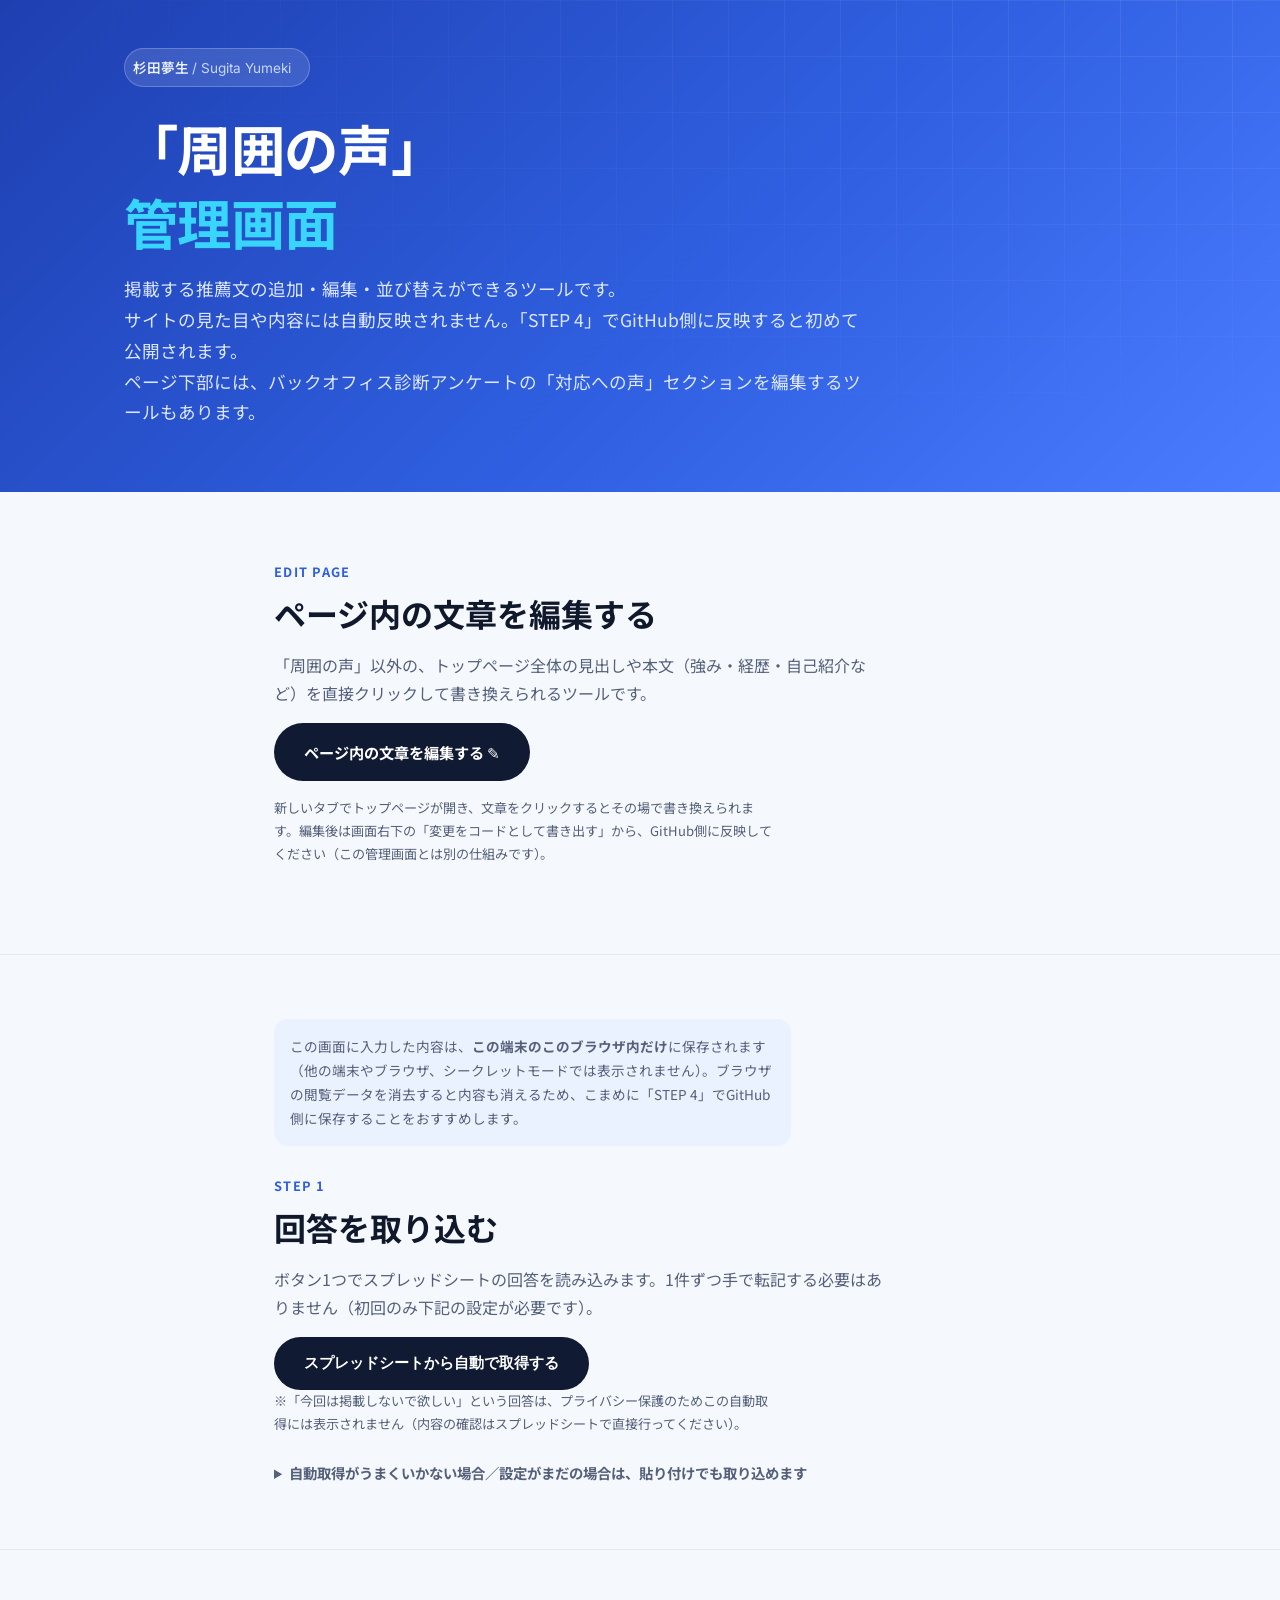
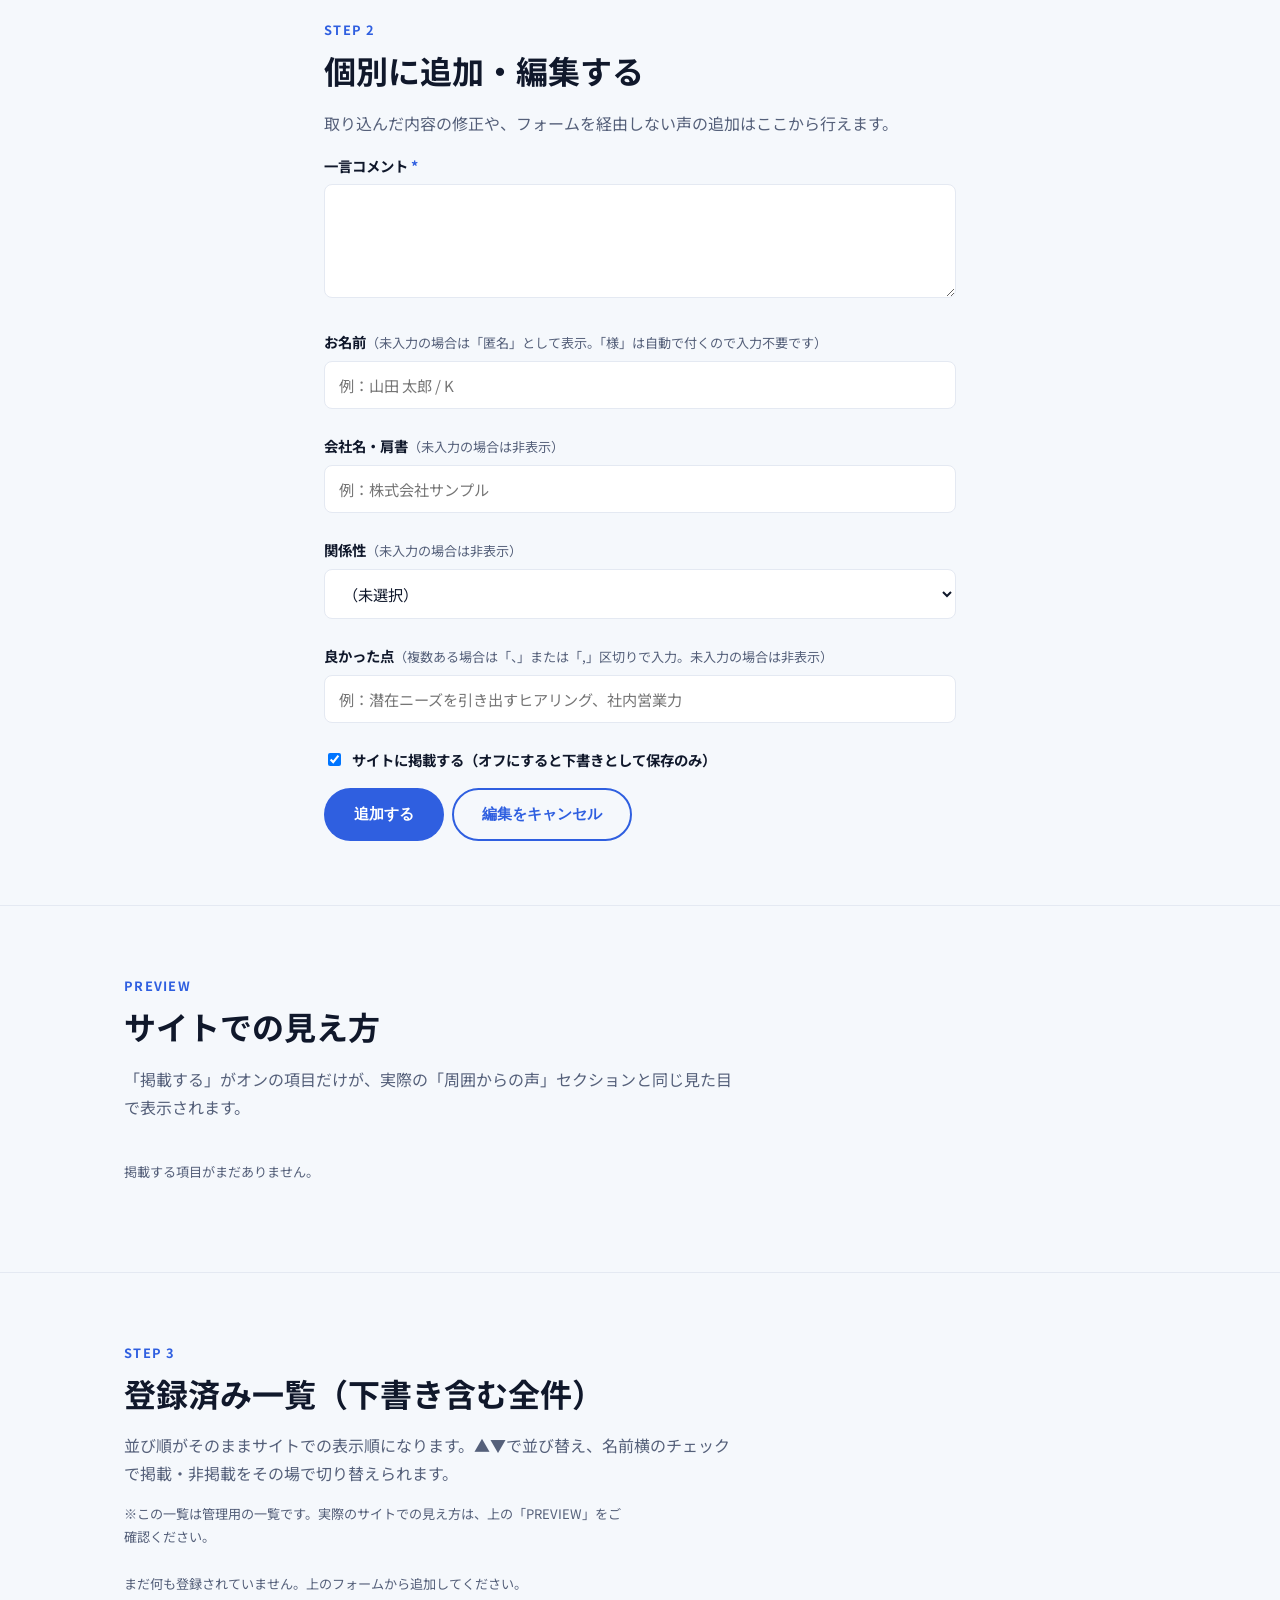
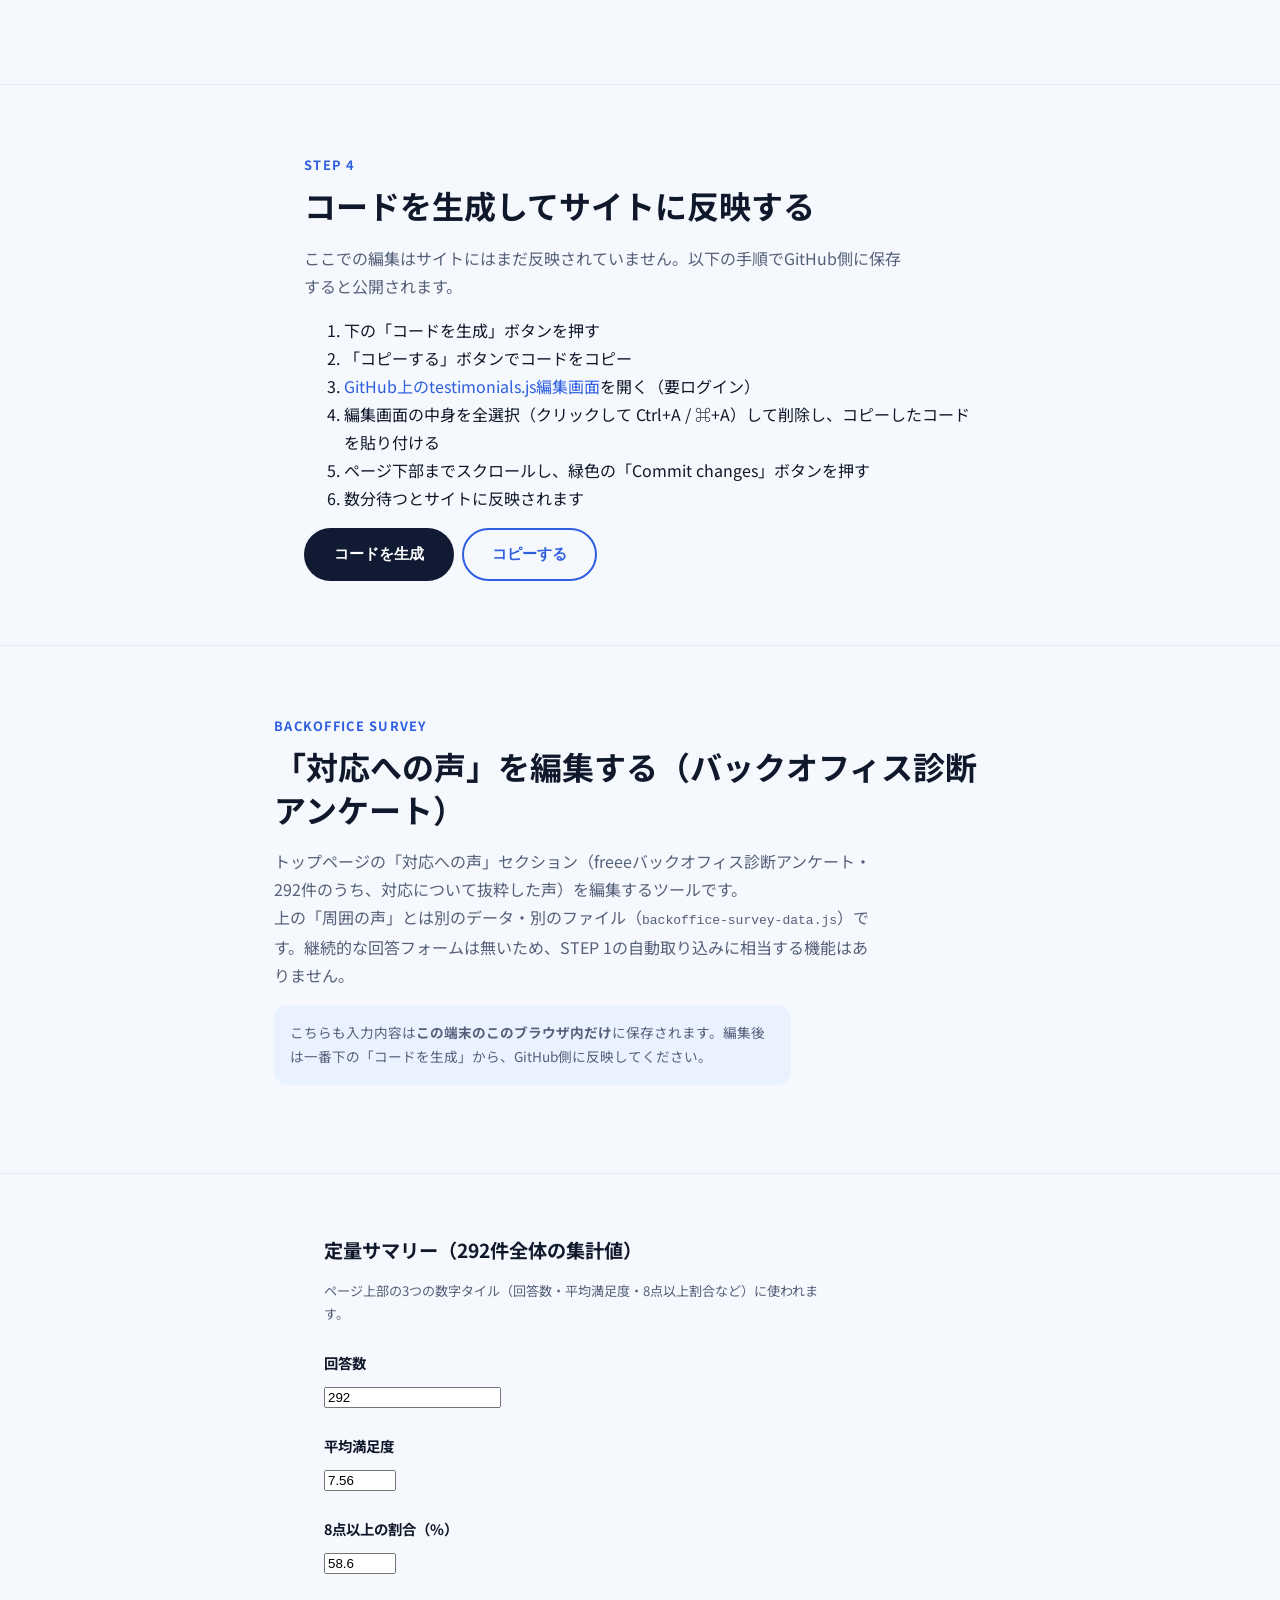
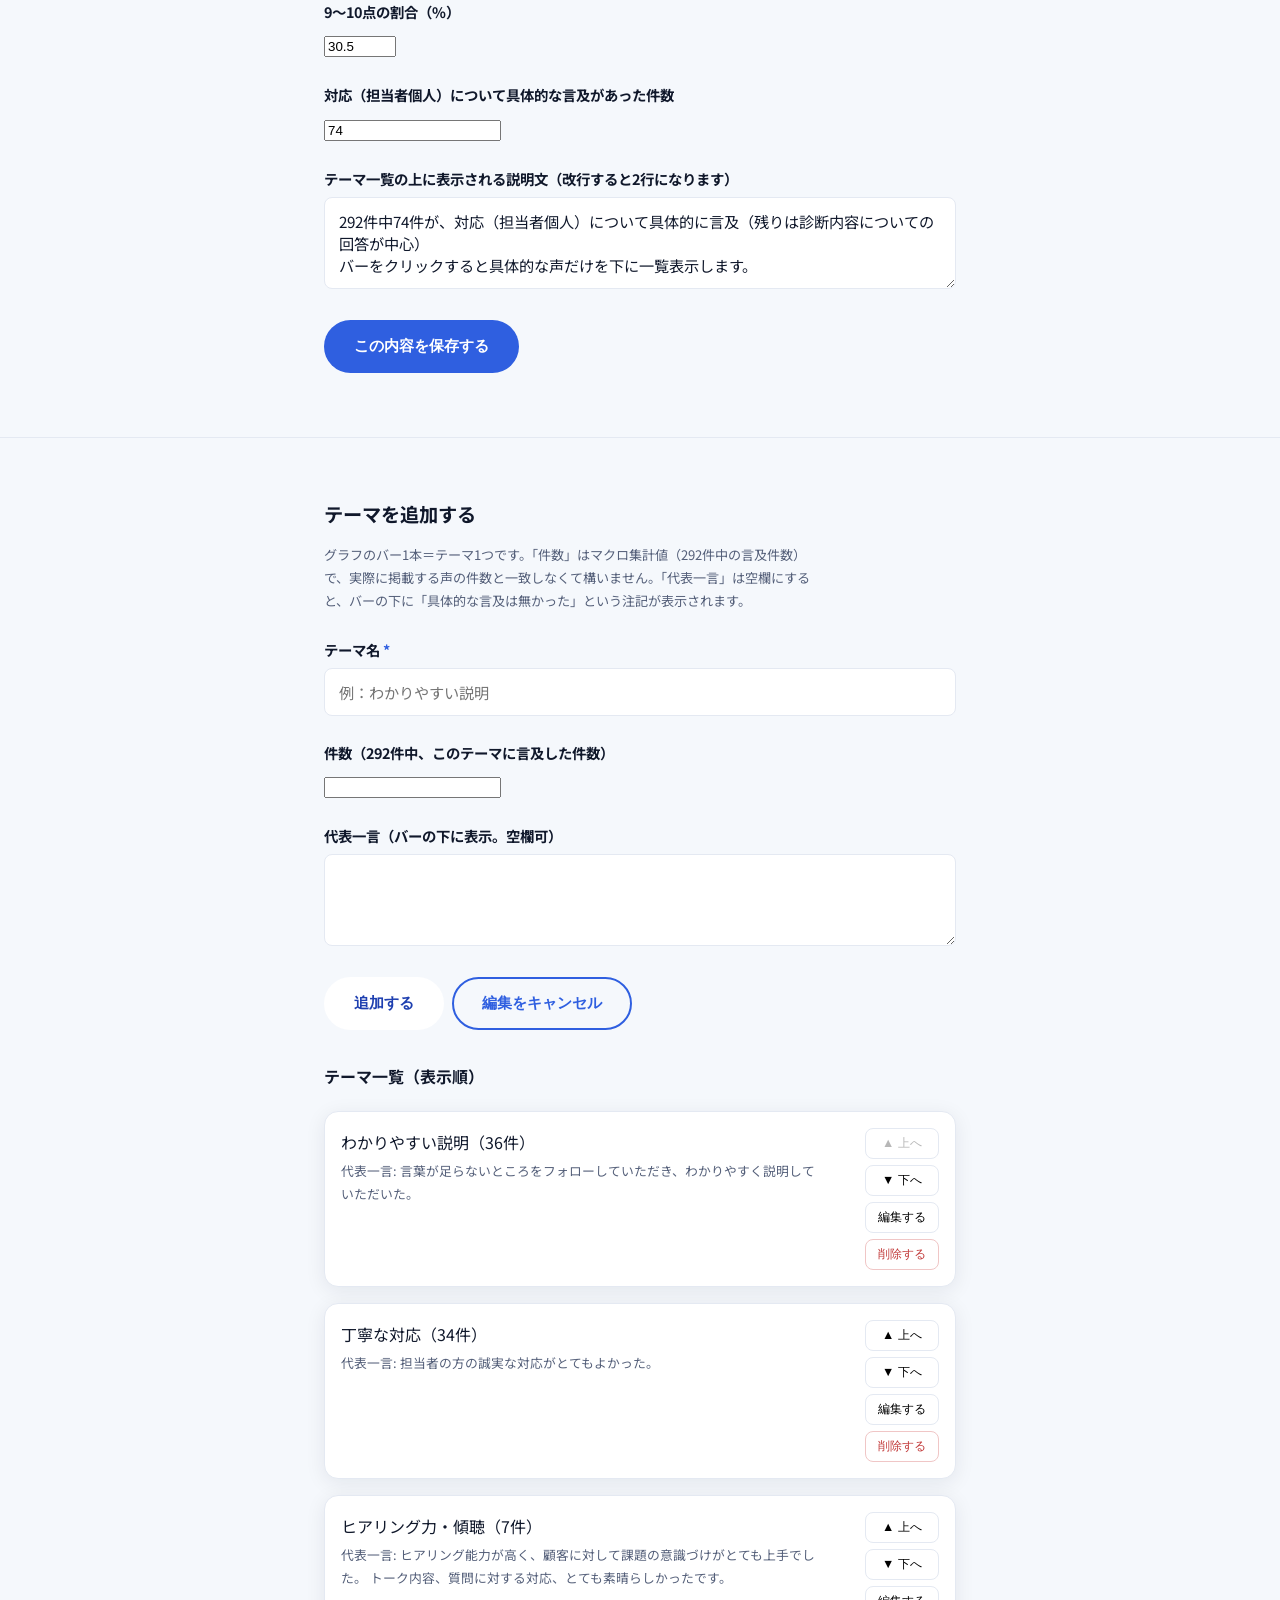
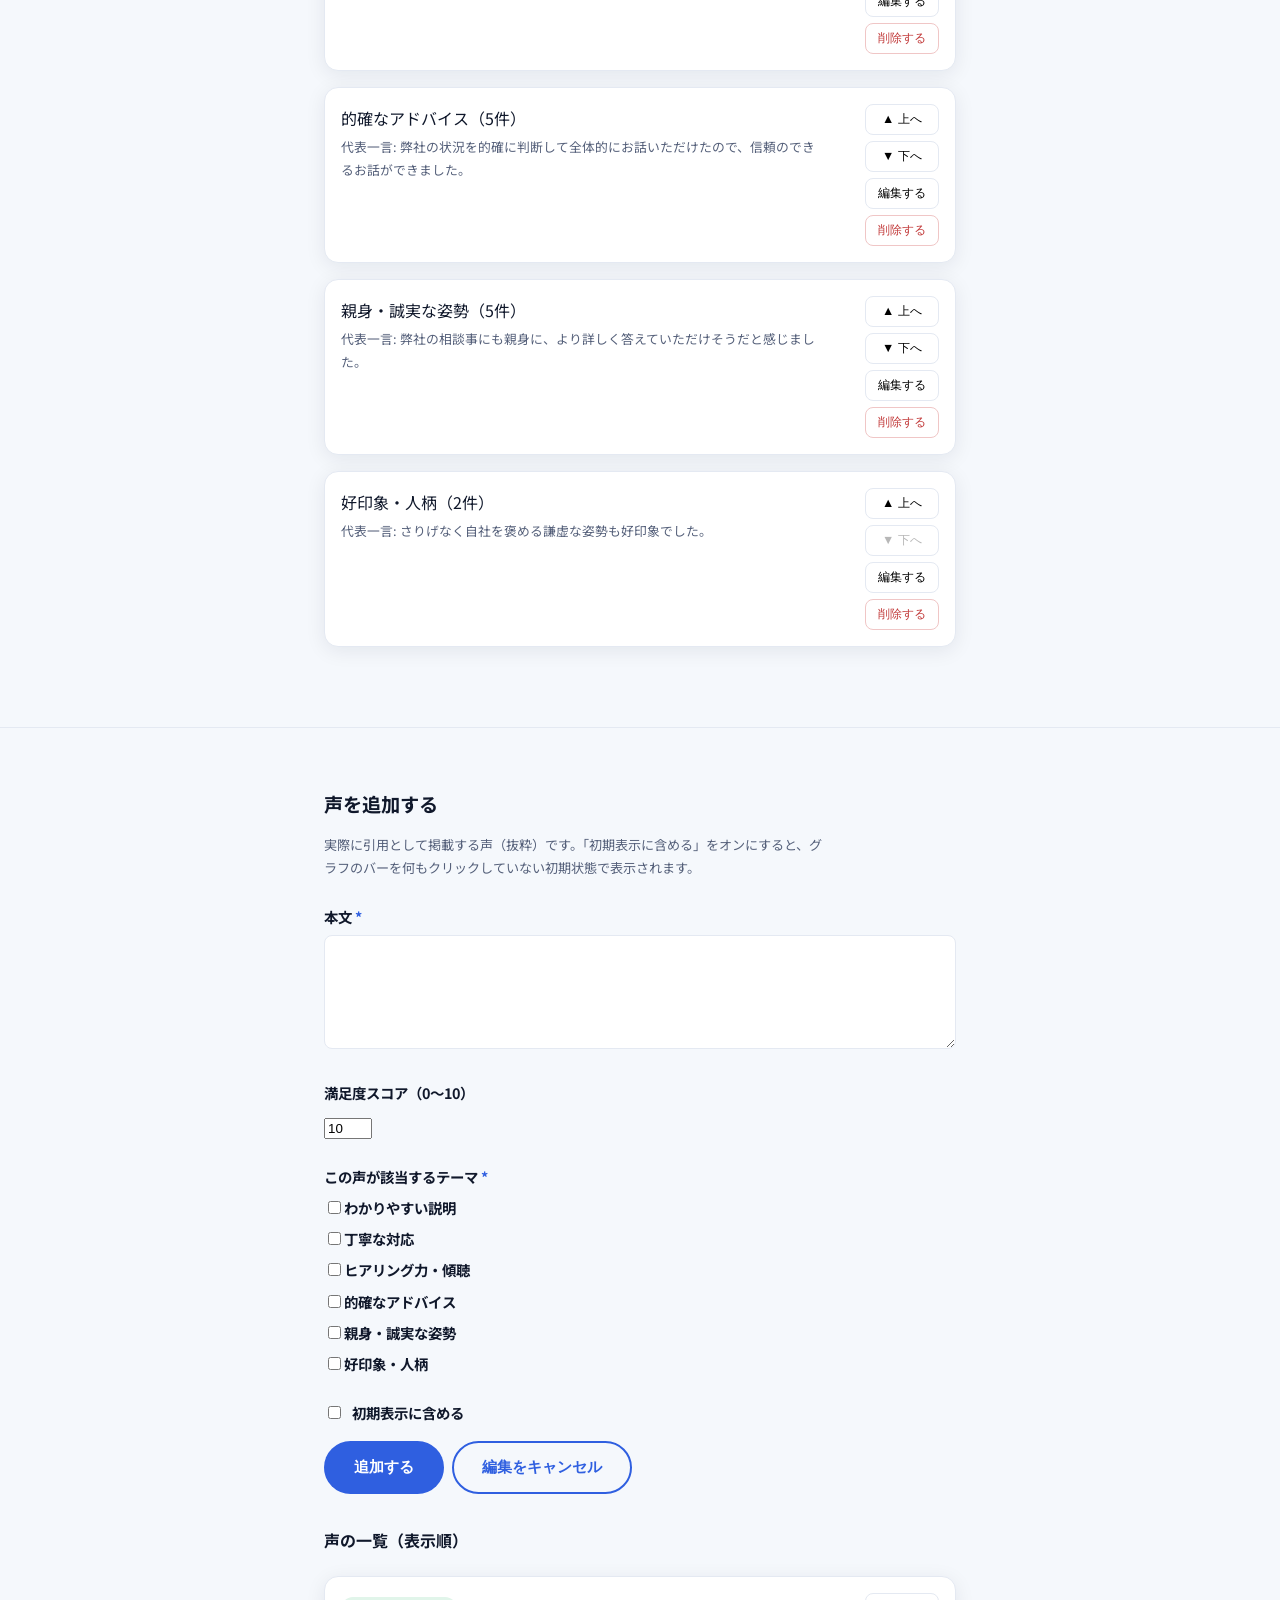
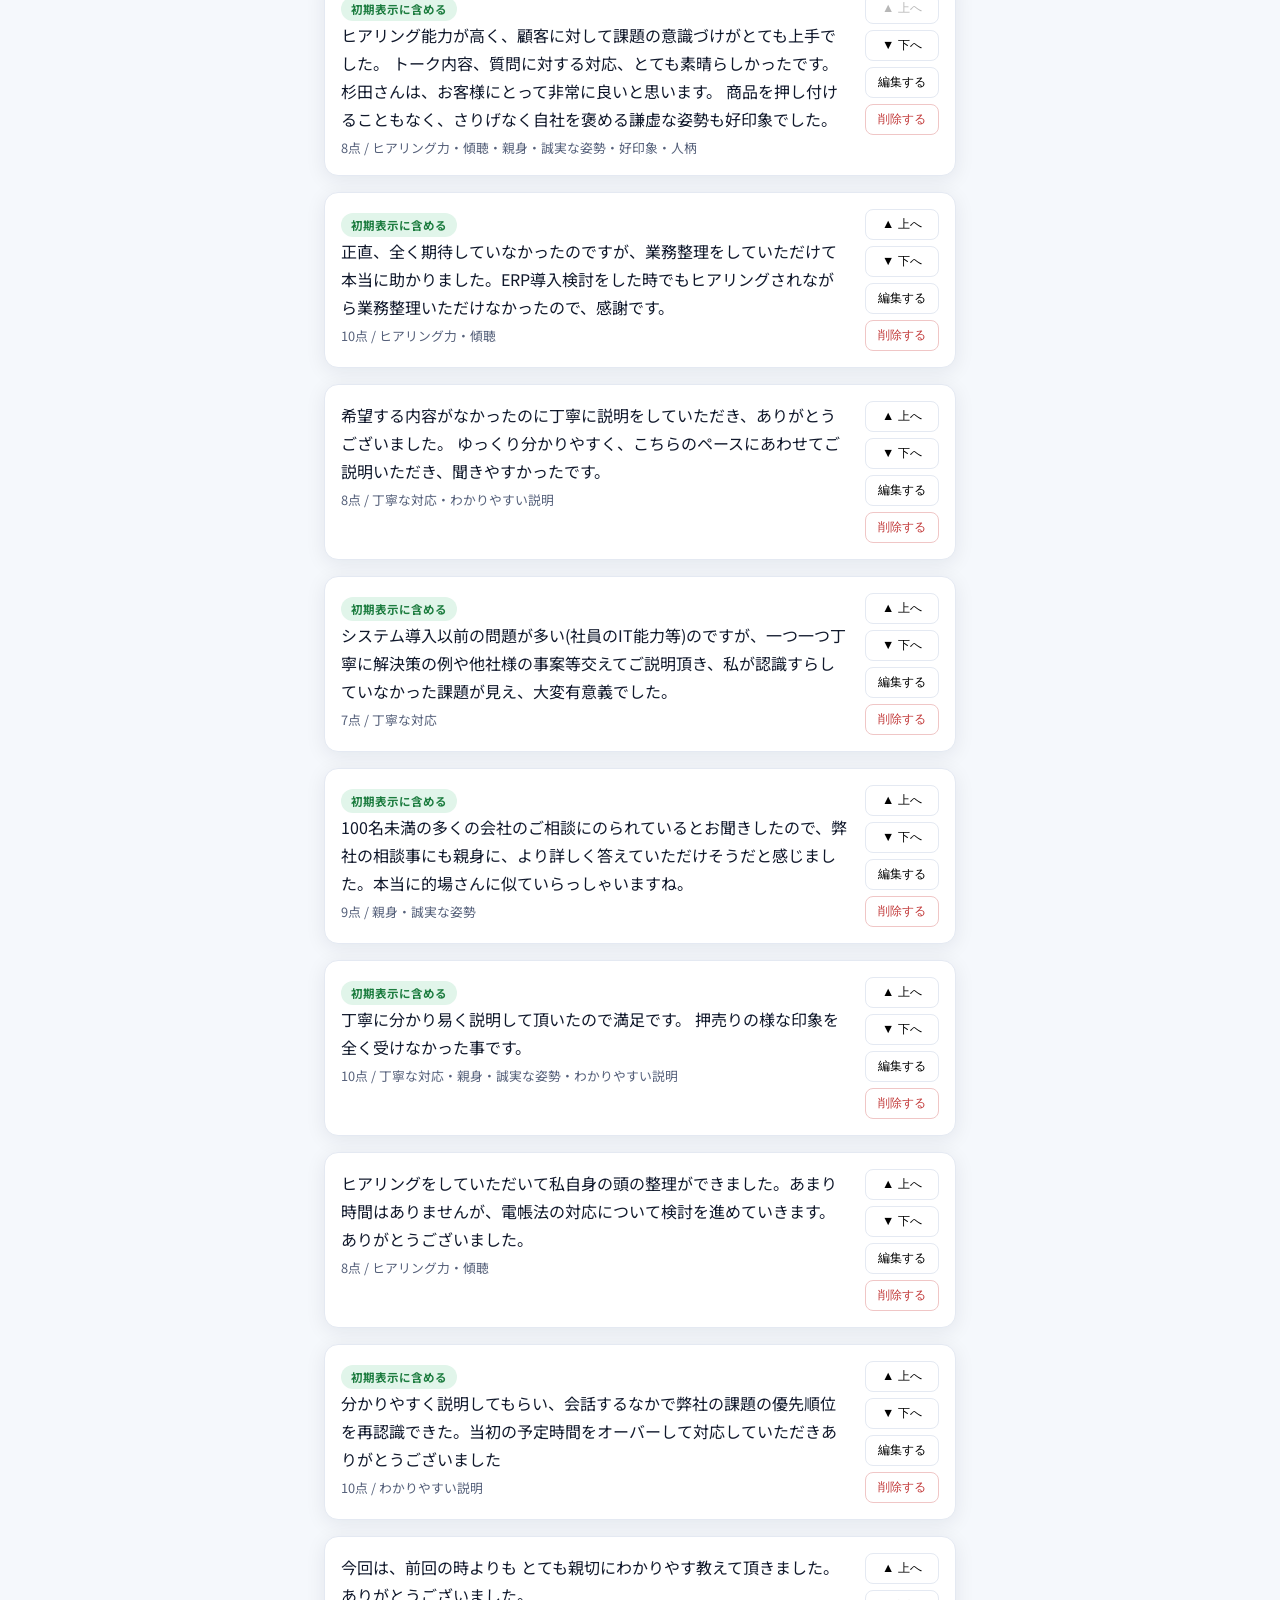
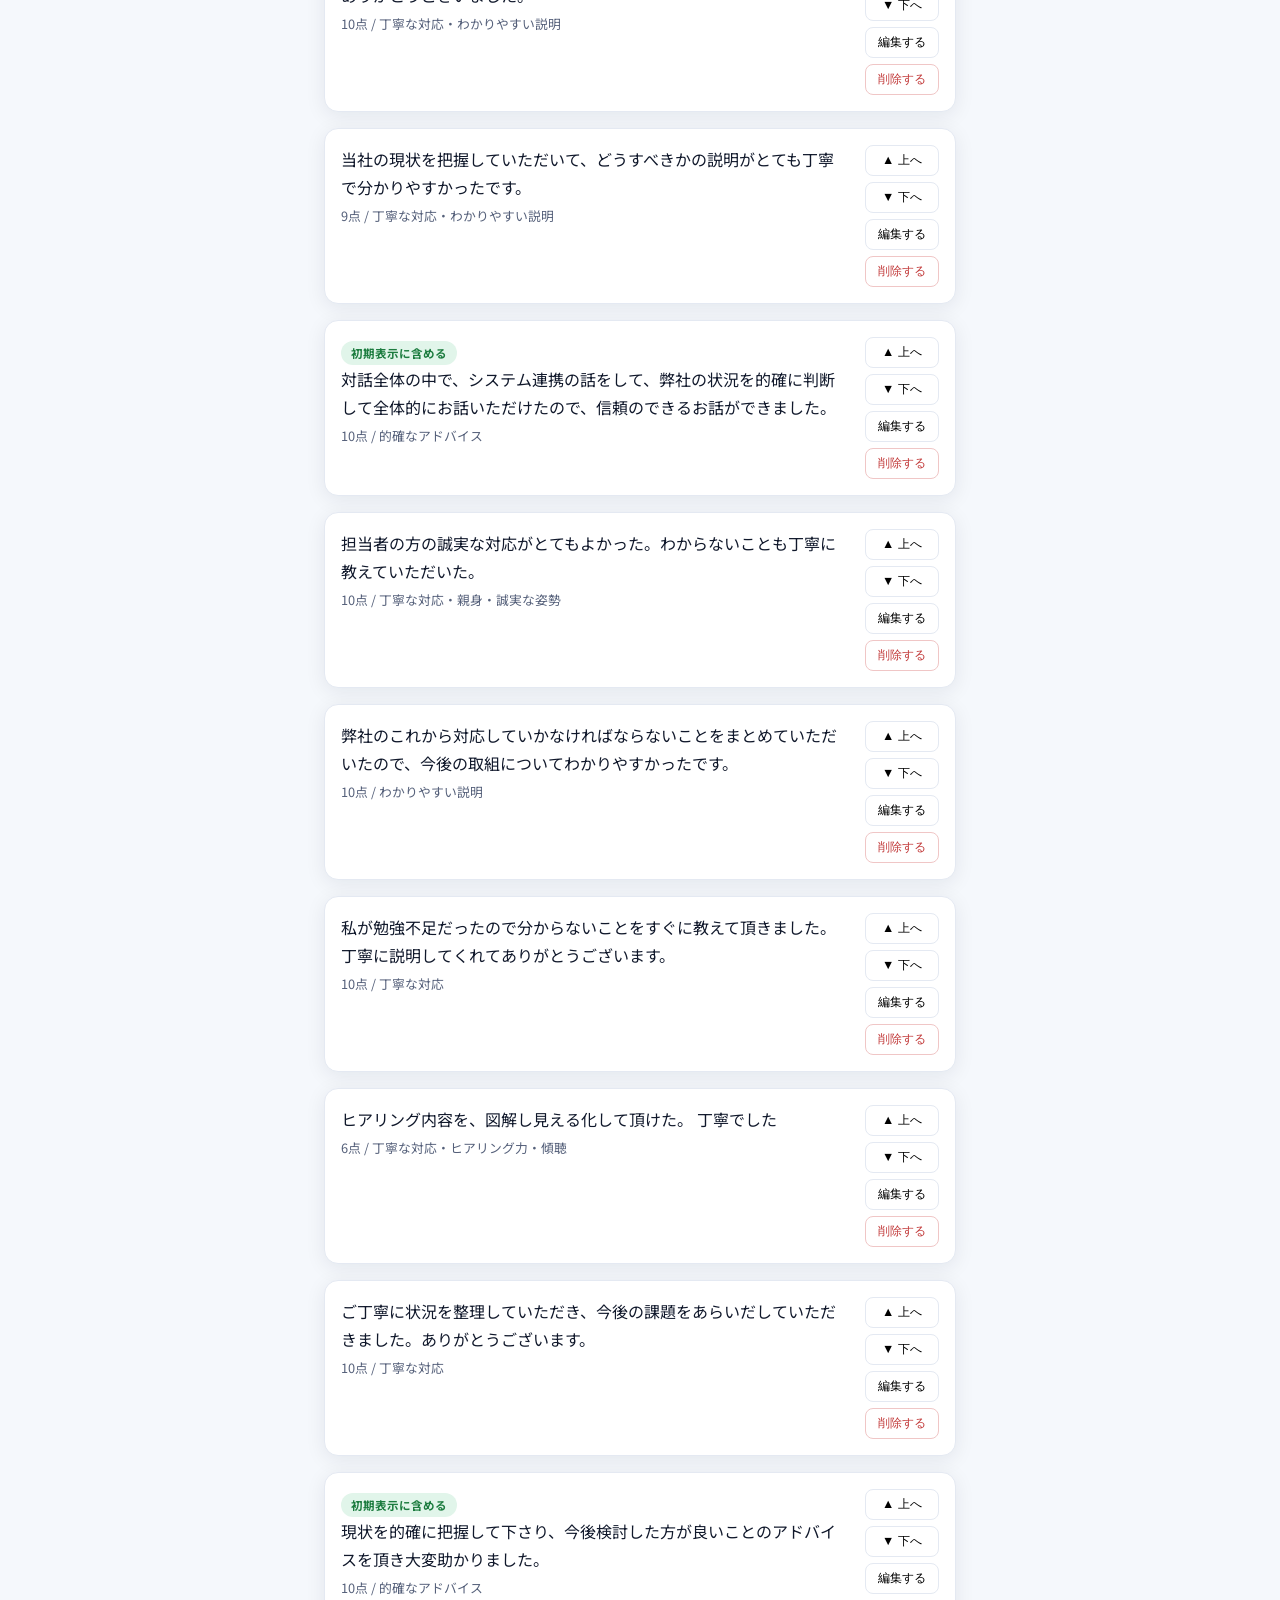
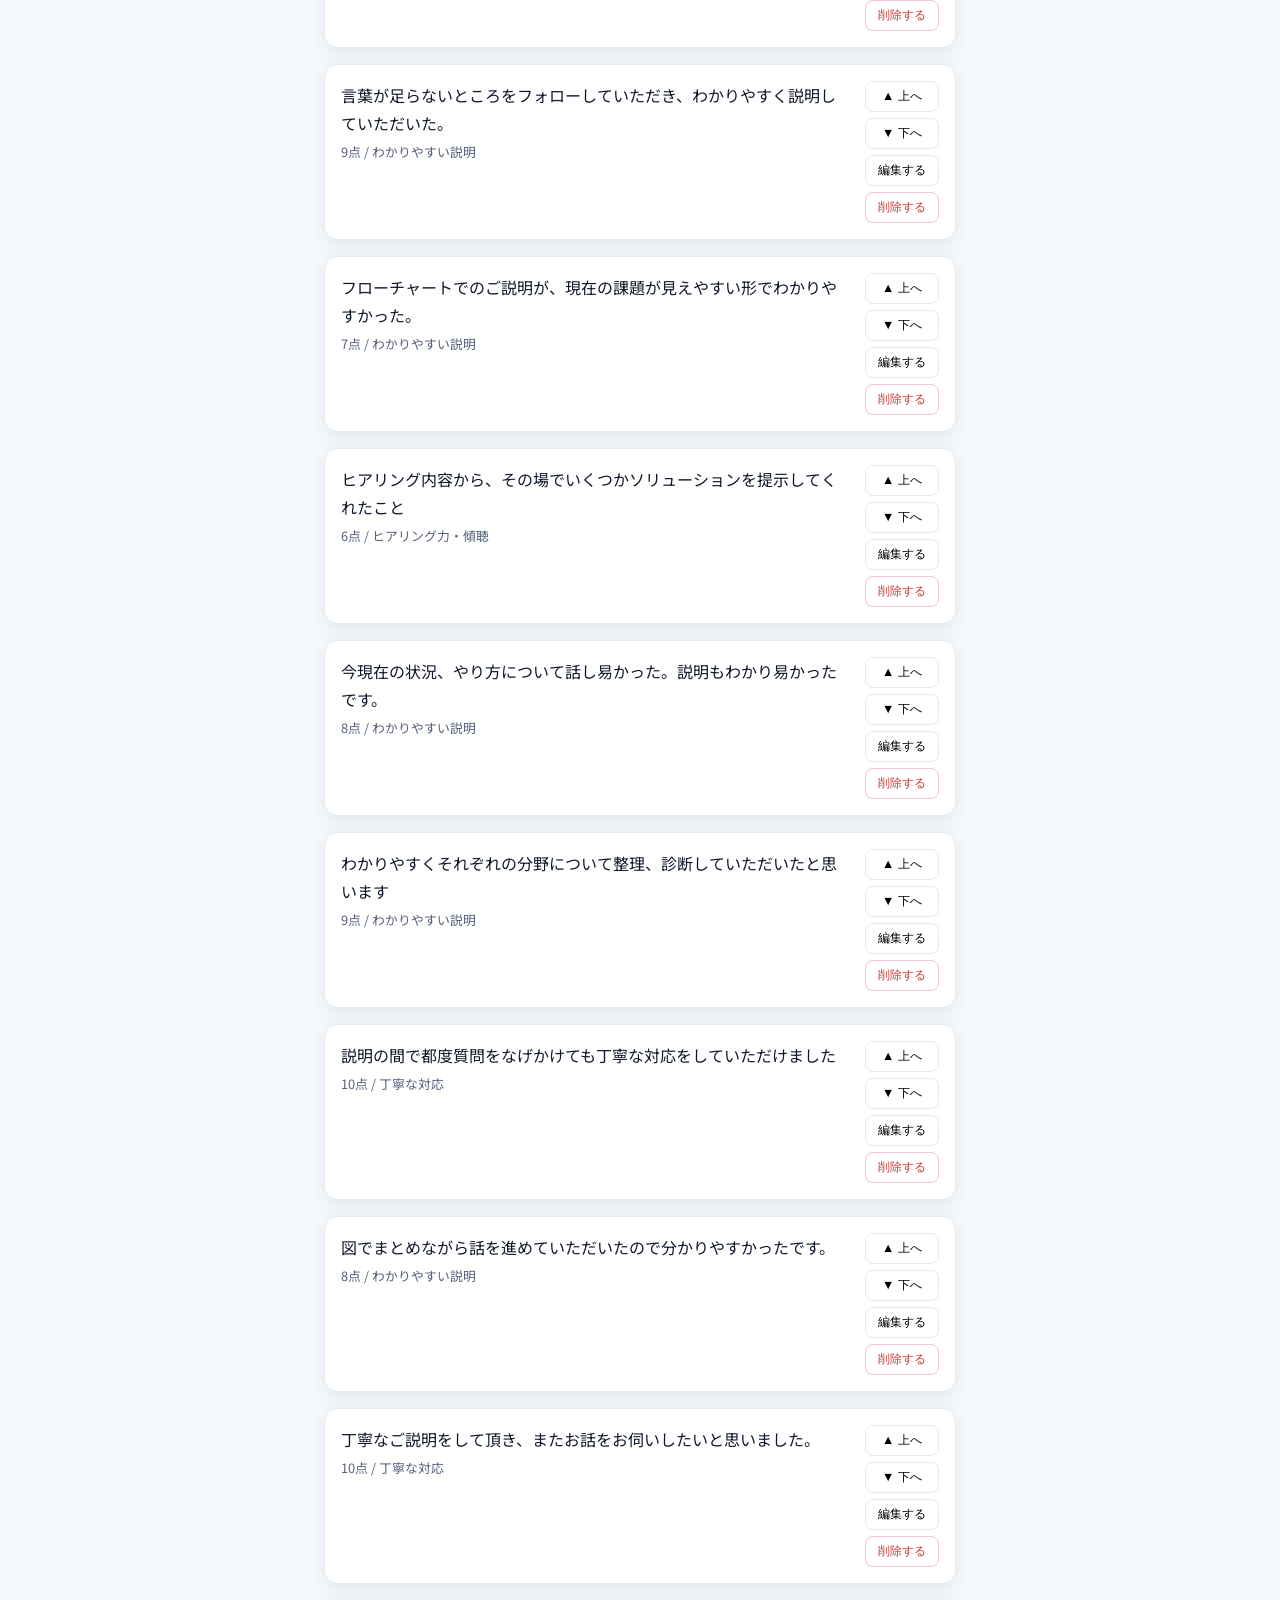
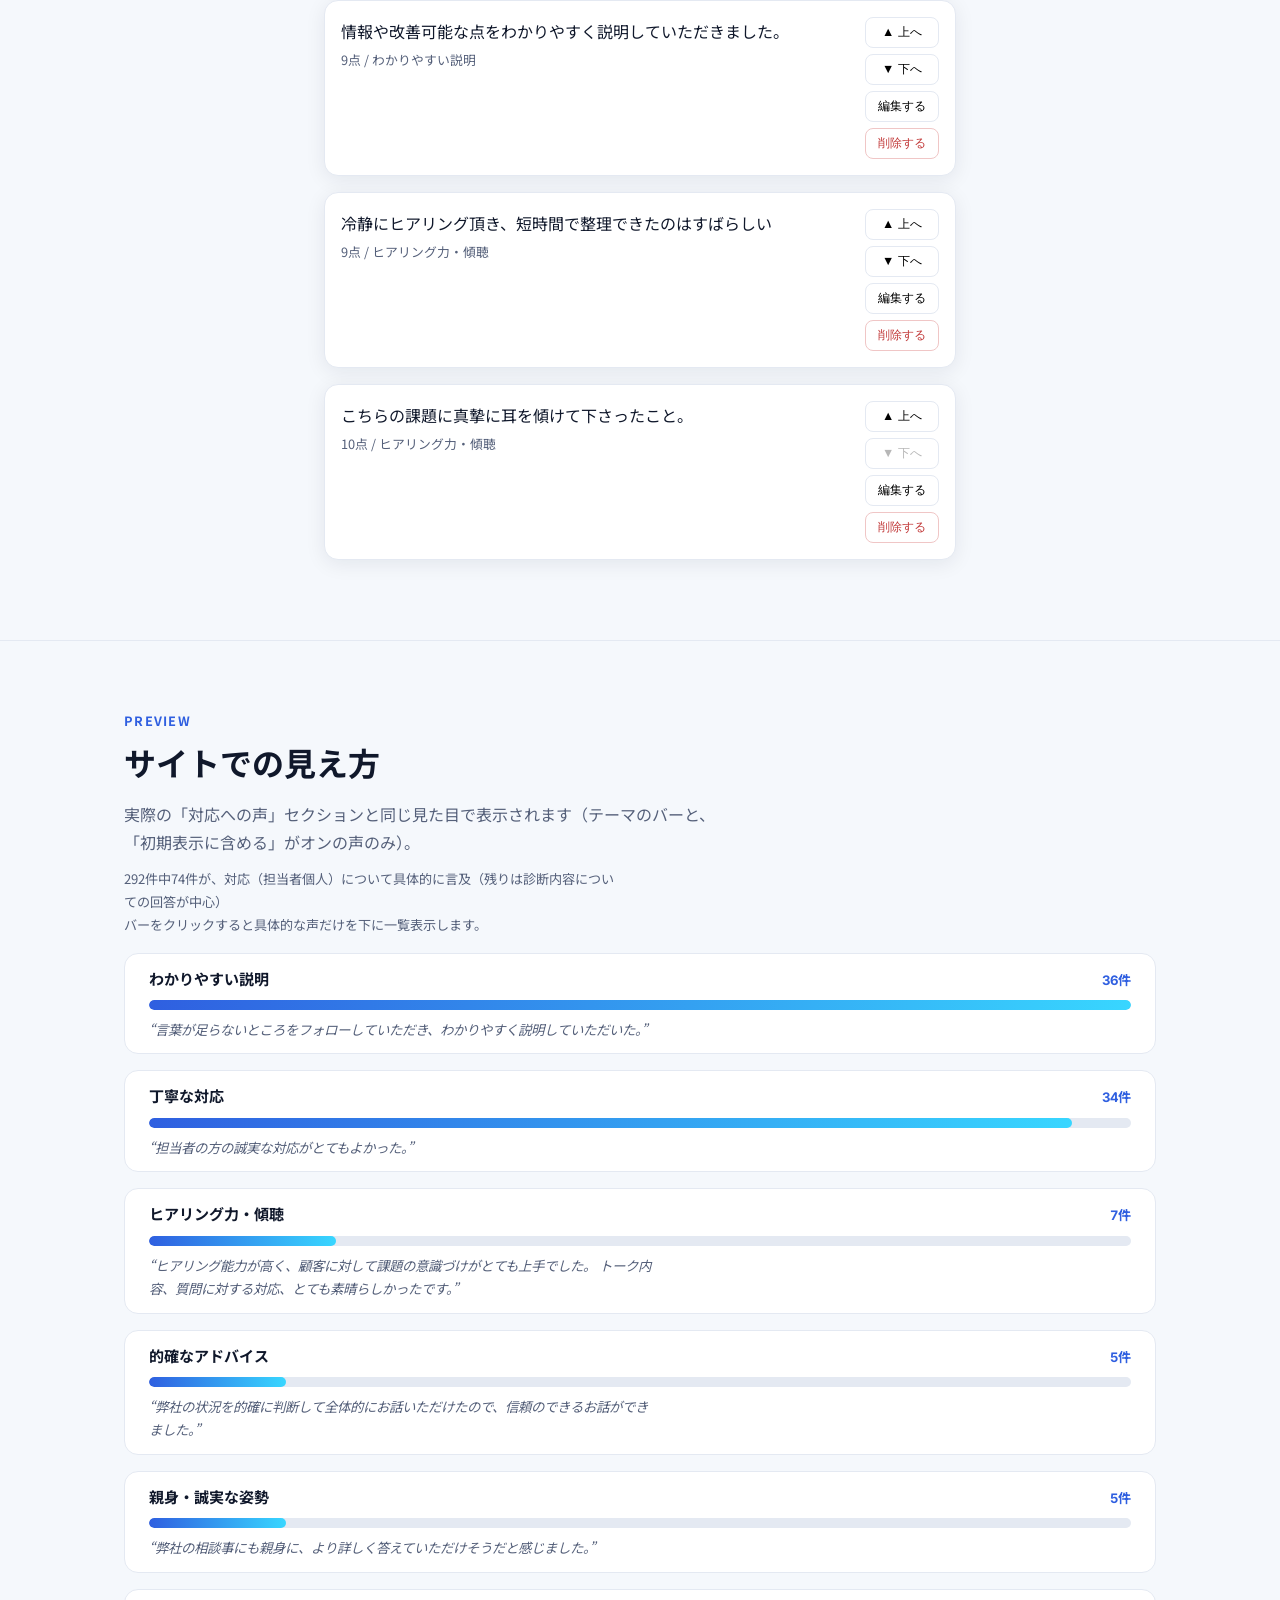
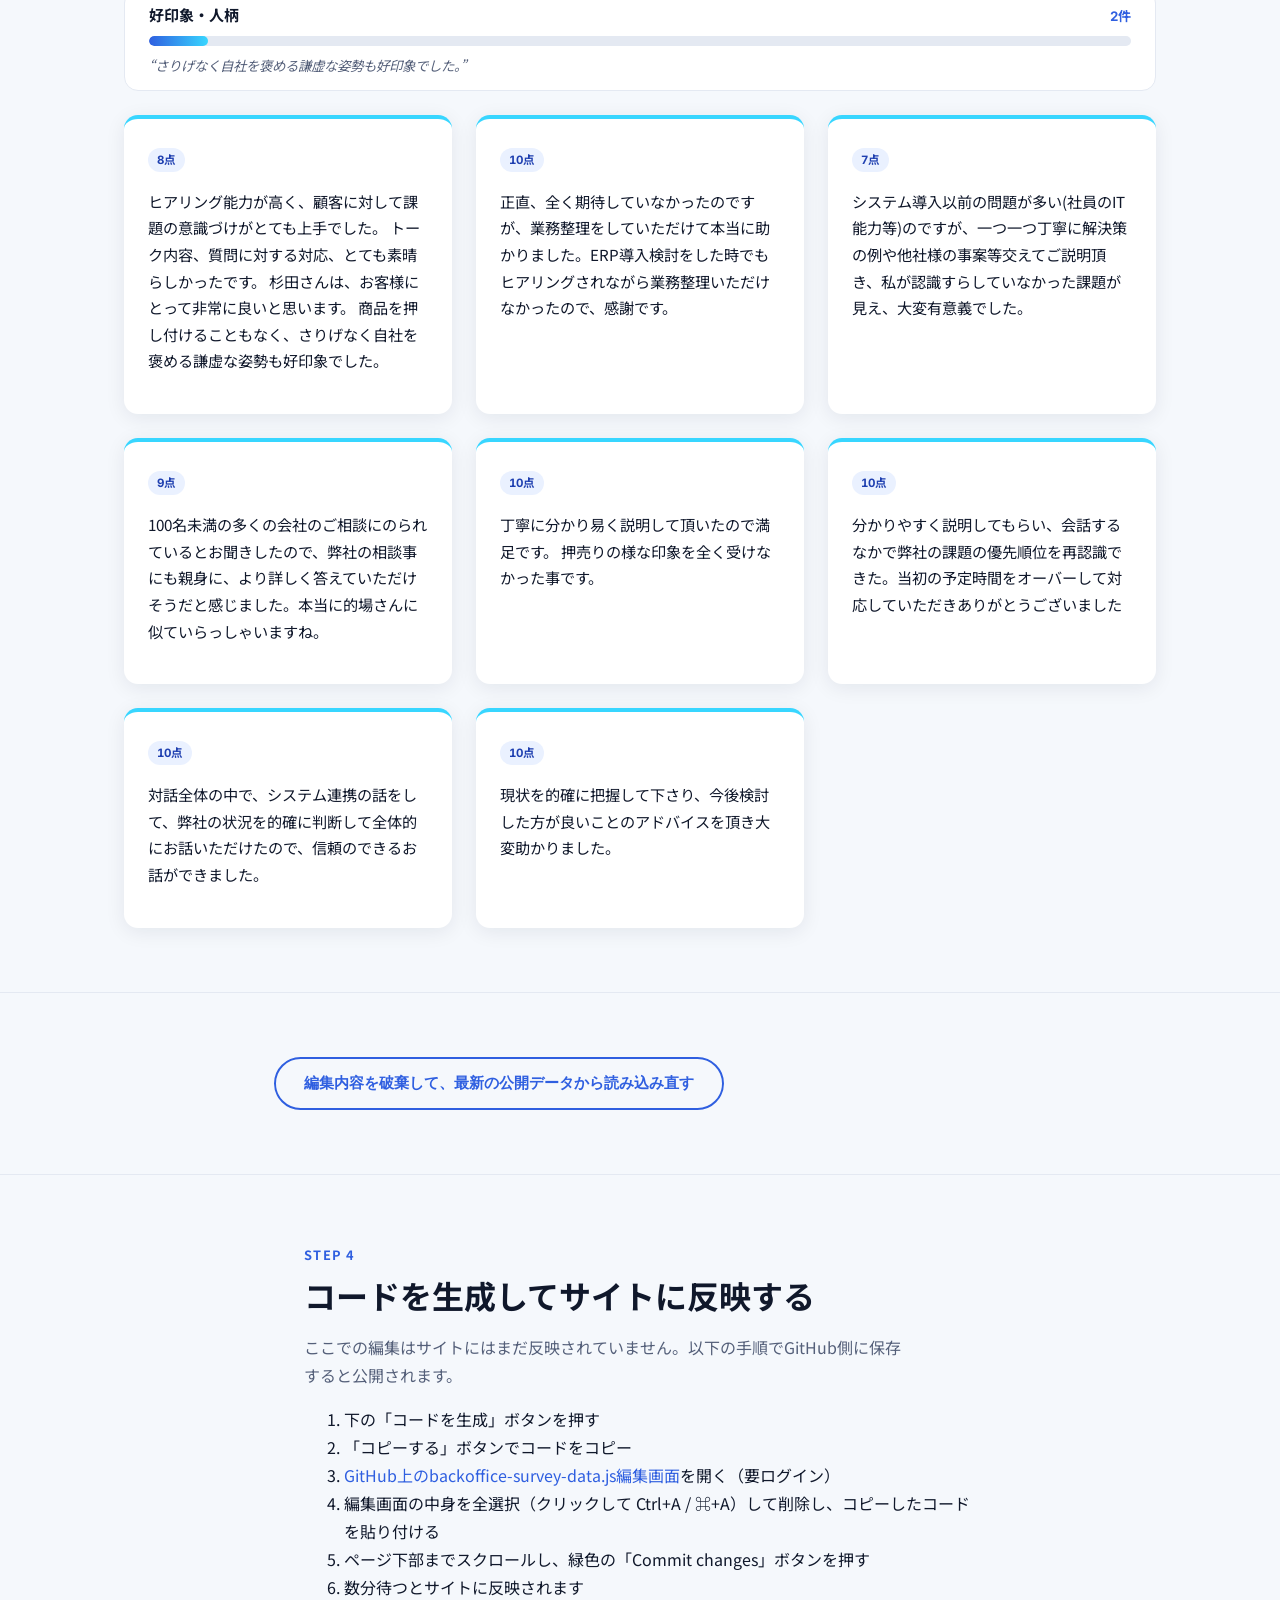
<file: admin.html>
<!doctype html>
<html lang="ja">
<head>
<!-- Google Tag Manager -->
<script>(function(w,d,s,l,i){w[l]=w[l]||[];w[l].push({'gtm.start':
new Date().getTime(),event:'gtm.js'});var f=d.getElementsByTagName(s)[0],
j=d.createElement(s),dl=l!='dataLayer'?'&l='+l:'';j.async=true;j.src=
'https://www.googletagmanager.com/gtm.js?id='+i+dl;f.parentNode.insertBefore(j,f);
})(window,document,'script','dataLayer','GTM-P3TSD6G5');</script>
<!-- End Google Tag Manager -->

<meta charset="UTF-8">
<meta name="viewport" content="width=device-width, initial-scale=1">
<title>管理画面（周囲の声・対応への声） | 杉田夢生</title>
<meta name="robots" content="noindex, nofollow">

<link rel="icon" type="image/svg+xml" href="assets/img/favicon.svg">

<link rel="preconnect" href="https://fonts.googleapis.com">
<link rel="preconnect" href="https://fonts.gstatic.com" crossorigin>
<link href="https://fonts.googleapis.com/css2?family=Inter:wght@400;600;700&family=Noto+Sans+JP:wght@400;700&display=swap" rel="stylesheet">

<link rel="stylesheet" href="style.css">
<style>
  .admin-storage-note {
    font-size: 0.85rem;
    color: var(--text-600);
    background: #EAF1FF;
    border-radius: var(--radius-m);
    padding: var(--sp-2);
    margin-bottom: var(--sp-3);
  }
  .admin-checkbox-row { display: flex; align-items: center; gap: 8px; margin-bottom: var(--sp-2); }
  .admin-checkbox-row input { width: auto; }
  .admin-form-actions { display: flex; gap: var(--sp-1); align-items: center; }
  .admin-list-item {
    display: flex;
    align-items: flex-start;
    justify-content: space-between;
    gap: var(--sp-2);
    background: var(--surface);
    border: 1px solid var(--border);
    border-radius: var(--radius-m);
    padding: var(--sp-2);
    margin-bottom: var(--sp-2);
    box-shadow: var(--shadow-card);
  }
  .admin-list-item.is-unpublished { opacity: 0.6; }
  .admin-list-item-body { flex: 1 1 auto; min-width: 0; }
  .admin-list-item-quote { color: var(--text-900); margin-bottom: 4px; }
  .admin-list-item-meta { font-size: 0.8rem; color: var(--text-600); margin-bottom: 0; }
  .admin-list-item-ref { font-size: 0.76rem; color: var(--text-600); background: var(--bg); border-radius: 6px; padding: 4px 8px; margin: 6px 0 0; }
  .admin-publish-toggle { display: inline-flex; align-items: center; gap: 6px; cursor: pointer; margin-bottom: 6px; }
  .admin-publish-toggle input { width: auto; margin: 0; }
  .admin-badge {
    display: inline-block;
    font-size: 0.72rem;
    font-weight: 700;
    padding: 2px 10px;
    border-radius: 999px;
    margin-bottom: 0;
  }
  .admin-badge.is-published { background: #E1F5EA; color: #1C7C3F; }
  .admin-badge.is-draft { background: #EEF0F4; color: #666F87; }
  .admin-list-item-actions { display: flex; flex-direction: column; gap: 6px; flex-shrink: 0; }
  .admin-list-item-actions button {
    font-size: 0.78rem;
    padding: 6px 12px;
    border-radius: 8px;
    border: 1px solid var(--border);
    background: #fff;
    cursor: pointer;
    white-space: nowrap;
  }
  .admin-list-item-actions button:hover { background: var(--bg); }
  .admin-list-item-actions button.is-danger { color: #C23A3A; border-color: #F0C6C6; }
  .admin-list-item-actions button.is-danger:hover { background: #FDF1F1; }
  #admin-code-output, #bo-code-output {
    width: 100%;
    font-family: "SFMono-Regular", Consolas, monospace;
    font-size: 0.76rem;
    line-height: 1.6;
    padding: var(--sp-2);
    border-radius: var(--radius-m);
    border: 1px solid var(--border);
    margin-top: var(--sp-2);
    background: var(--navy-900);
    color: #E6ECFB;
  }
  .admin-code-actions { display: flex; gap: var(--sp-1); align-items: center; flex-wrap: wrap; }
  #admin-preview-empty, #admin-list-empty { margin-top: var(--sp-2); }

  /* ---- 回答の取り込み ---- */
  #import-paste { font-family: "SFMono-Regular", Consolas, monospace; font-size: 0.8rem; }
  .import-row-card {
    display: flex;
    gap: var(--sp-2);
    align-items: flex-start;
    background: var(--surface);
    border: 1px solid var(--border);
    border-radius: var(--radius-m);
    padding: var(--sp-2);
    margin-bottom: var(--sp-2);
    box-shadow: var(--shadow-card);
  }
  .import-row-card.is-excluded { opacity: 0.55; }
  .import-row-check { display: flex; flex-direction: column; align-items: center; gap: 4px; flex-shrink: 0; padding-top: 2px; }
  .import-row-check input { width: auto; }
  .import-row-check span { font-size: 0.7rem; color: var(--text-600); white-space: nowrap; }
  .import-row-body { flex: 1 1 auto; min-width: 0; }
  .import-row-meta { font-size: 0.78rem; color: var(--text-600); margin-bottom: var(--sp-1); display: flex; flex-wrap: wrap; gap: 6px 10px; }
  .import-row-field { margin-bottom: var(--sp-1); }
  .import-row-field label { display: block; font-size: 0.76rem; font-weight: 700; color: var(--text-600); margin-bottom: 2px; }
  .import-row-field input[type="text"], .import-row-field textarea {
    width: 100%;
    font-family: inherit;
    font-size: 0.86rem;
    padding: 6px 10px;
    border: 1px solid var(--border);
    border-radius: 8px;
    background: var(--bg);
  }
  .import-row-field textarea { resize: vertical; min-height: 3.6em; }
  .import-row-goodpoints { font-size: 0.82rem; color: var(--text-600); background: var(--bg); border-radius: 8px; padding: 6px 10px; }
  .import-row-warning { font-size: 0.78rem; color: #B4562F; font-weight: 700; margin: var(--sp-1) 0 0; }
  .import-row-warning.is-blocked { color: #C23A3A; }
  .import-row-dismiss {
    font: inherit;
    font-size: 0.74rem;
    color: var(--blue-600);
    background: none;
    border: none;
    padding: 0;
    cursor: pointer;
    text-decoration: underline;
    text-underline-offset: 2px;
  }
  .import-row-dismiss:hover { color: var(--blue-700); }
  #import-hidden-note { display: flex; align-items: center; gap: 10px; flex-wrap: wrap; }
  .import-hidden-toggle {
    font: inherit;
    font-size: 0.78rem;
    font-weight: 700;
    color: var(--blue-600);
    background: none;
    border: none;
    padding: 0;
    cursor: pointer;
    text-decoration: underline;
    text-underline-offset: 2px;
  }
  .import-hidden-toggle:hover { color: var(--blue-700); }
</style>
</head>
<body>
<!-- Google Tag Manager (noscript) -->
<noscript><iframe src="https://www.googletagmanager.com/ns.html?id=GTM-P3TSD6G5"
height="0" width="0" style="display:none;visibility:hidden"></iframe></noscript>
<!-- End Google Tag Manager (noscript) -->

<header class="hero" style="padding: var(--sp-6) 0;">
  <div class="container">
    <a class="hero-badge" href="index.html" style="display:inline-flex;"><span>杉田夢生 <span class="en">/ Sugita Yumeki</span></span></a>
    <h1 style="max-width:100%;">「周囲の声」<br><span class="hl">管理画面</span></h1>
    <p class="hero-lede">
      掲載する推薦文の追加・編集・並び替えができるツールです。<br>
      サイトの見た目や内容には自動反映されません。「STEP 4」でGitHub側に反映すると初めて公開されます。<br>
      ページ下部には、バックオフィス診断アンケートの「対応への声」セクションを編集するツールもあります。
    </p>
  </div>
</header>

<main>

  <section class="on-light">
    <div class="container" style="max-width: 780px;">
      <p class="section-label">Edit Page</p>
      <h2>ページ内の文章を編集する</h2>
      <p>「周囲の声」以外の、トップページ全体の見出しや本文（強み・経歴・自己紹介など）を直接クリックして書き換えられるツールです。</p>
      <a class="btn btn-dark" href="index.html?edit=1" target="_blank" rel="noopener">ページ内の文章を編集する ✎</a>
      <p class="form-note" style="margin-top: var(--sp-2);">新しいタブでトップページが開き、文章をクリックするとその場で書き換えられます。編集後は画面右下の「変更をコードとして書き出す」から、GitHub側に反映してください（この管理画面とは別の仕組みです）。</p>
    </div>
  </section>

  <section class="on-light">
    <div class="container" style="max-width: 780px;">
      <p class="admin-storage-note">
        この画面に入力した内容は、<strong>この端末のこのブラウザ内だけ</strong>に保存されます（他の端末やブラウザ、シークレットモードでは表示されません）。ブラウザの閲覧データを消去すると内容も消えるため、こまめに「STEP 4」でGitHub側に保存することをおすすめします。
      </p>

      <span class="section-label">STEP 1</span>
      <h2>回答を取り込む</h2>
      <p>ボタン1つでスプレッドシートの回答を読み込みます。1件ずつ手で転記する必要はありません（初回のみ下記の設定が必要です）。</p>

      <button type="button" class="btn btn-dark" id="import-fetch-btn">スプレッドシートから自動で取得する</button>
      <p id="import-fetch-status" class="form-note" hidden></p>
      <p class="form-note">※「今回は掲載しないで欲しい」という回答は、プライバシー保護のためこの自動取得には表示されません（内容の確認はスプレッドシートで直接行ってください）。</p>

      <details style="margin-top: var(--sp-3);">
        <summary style="cursor:pointer; font-weight:700; font-size:0.9rem; color: var(--text-600);">自動取得がうまくいかない場合／設定がまだの場合は、貼り付けでも取り込めます</summary>
        <div style="margin-top: var(--sp-2);">
          <p class="form-note">自動取得の初回設定（Apps Scriptの設置。README.md「④ 周囲からの声の追加・公開」参照）がまだの間は、こちらの貼り付け方式をご利用ください。Googleフォームの回答が集まる<strong>スプレッドシート</strong>を開き、ヘッダー行を含めて回答の行（A列〜F列：タイムスタンプ〜掲載について）を選択してコピー（Ctrl+C / ⌘+C）し、下のボックスに貼り付けてください。</p>
          <div class="form-row">
            <label for="import-paste">スプレッドシートからコピーした内容を貼り付け</label>
            <textarea id="import-paste" rows="5" placeholder="スプレッドシートで行を選択してコピーし、ここに貼り付けてください（Ctrl+V / ⌘+V）"></textarea>
          </div>
          <button type="button" class="btn btn-secondary" id="import-parse-btn">貼り付けた内容を読み込む</button>
          <p class="form-error" id="import-error" hidden></p>
        </div>
      </details>

      <div id="import-preview" hidden style="margin-top: var(--sp-3);">
        <h3>読み込み結果（内容を確認し、掲載するものにチェックを入れてください）</h3>
        <p class="form-note">「掲載について」の回答に応じて、チェックの初期状態と注意書きを自動で出しています。氏名や一言コメントの文面は、この場で直接編集できます。<br>一度「取り込む」で追加した回答は、次回以降の取得では自動的に一覧から消えます。内容を編集していて自動で気づけない場合は、各回答の「非表示にする」ボタンを押せば、次回からは表示されなくなります。</p>
        <p class="form-note" id="import-hidden-note" hidden></p>
        <div id="import-rows"></div>
        <div class="admin-form-actions" style="margin-top: var(--sp-2);">
          <button type="button" class="btn btn-primary" id="import-commit-btn">チェックした回答を取り込む</button>
          <span id="import-commit-status" class="form-note" hidden></span>
        </div>
      </div>
    </div>
  </section>

  <section class="on-light">
    <div class="container" style="max-width: 680px;">
      <span class="section-label">STEP 2</span>
      <h2 id="admin-form-title">個別に追加・編集する</h2>
      <p>取り込んだ内容の修正や、フォームを経由しない声の追加はここから行えます。</p>
      <form id="admin-form">
        <div class="form-row">
          <label for="admin-quote">一言コメント <span class="form-required">*</span></label>
          <textarea id="admin-quote" rows="4" required></textarea>
        </div>
        <div class="form-row">
          <label for="admin-name">お名前<span class="form-optional">（未入力の場合は「匿名」として表示。「様」は自動で付くので入力不要です）</span></label>
          <input type="text" id="admin-name" placeholder="例：山田 太郎 / K">
        </div>
        <div class="form-row">
          <label for="admin-company">会社名・肩書<span class="form-optional">（未入力の場合は非表示）</span></label>
          <input type="text" id="admin-company" placeholder="例：株式会社サンプル">
        </div>
        <div class="form-row">
          <label for="admin-relation">関係性<span class="form-optional">（未入力の場合は非表示）</span></label>
          <select id="admin-relation">
            <option value="">（未選択）</option>
            <option value="同僚">同僚</option>
            <option value="上司／先輩">上司／先輩</option>
            <option value="部下／後輩">部下／後輩</option>
            <option value="取引先">取引先</option>
          </select>
        </div>
        <div class="form-row">
          <label for="admin-goodpoints">良かった点<span class="form-optional">（複数ある場合は「、」または「,」区切りで入力。未入力の場合は非表示）</span></label>
          <input type="text" id="admin-goodpoints" placeholder="例：潜在ニーズを引き出すヒアリング、社内営業力">
        </div>
        <div class="form-row admin-checkbox-row">
          <input type="checkbox" id="admin-published" checked>
          <label for="admin-published" style="margin:0;">サイトに掲載する（オフにすると下書きとして保存のみ）</label>
        </div>
        <p class="form-error" id="admin-form-error" hidden>一言コメントを入力してください。</p>
        <div class="admin-form-actions">
          <button type="submit" class="btn btn-primary" id="admin-submit-btn">追加する</button>
          <button type="button" class="btn btn-secondary" id="admin-cancel-btn" hidden>編集をキャンセル</button>
        </div>
      </form>
    </div>
  </section>

  <section>
    <div class="container">
      <span class="section-label">PREVIEW</span>
      <h2>サイトでの見え方</h2>
      <p>「掲載する」がオンの項目だけが、実際の「周囲からの声」セクションと同じ見た目で表示されます。</p>
      <div class="testimonial-grid" id="admin-preview-grid"></div>
      <p id="admin-preview-empty" class="form-note" hidden>掲載する項目がまだありません。</p>
    </div>
  </section>

  <section class="on-light">
    <div class="container">
      <span class="section-label">STEP 3</span>
      <h2>登録済み一覧（下書き含む全件）</h2>
      <p>並び順がそのままサイトでの表示順になります。▲▼で並び替え、名前横のチェックで掲載・非掲載をその場で切り替えられます。</p>
      <p class="form-note">※この一覧は管理用の一覧です。実際のサイトでの見え方は、上の「PREVIEW」をご確認ください。</p>
      <div id="admin-list"></div>
      <p id="admin-list-empty" class="form-note" hidden>まだ何も登録されていません。上のフォームから追加してください。</p>
    </div>
  </section>

  <section>
    <div class="container" style="max-width: 720px;">
      <span class="section-label">STEP 4</span>
      <h2>コードを生成してサイトに反映する</h2>
      <p>ここでの編集はサイトにはまだ反映されていません。以下の手順でGitHub側に保存すると公開されます。</p>
      <ol>
        <li>下の「コードを生成」ボタンを押す</li>
        <li>「コピーする」ボタンでコードをコピー</li>
        <li><a href="https://github.com/yorisoi-yumeki/yorisoi-yumeki.github.io/edit/main/assets/js/testimonials.js" target="_blank" rel="noopener">GitHub上のtestimonials.js編集画面</a>を開く（要ログイン）</li>
        <li>編集画面の中身を全選択（クリックして Ctrl+A / ⌘+A）して削除し、コピーしたコードを貼り付ける</li>
        <li>ページ下部までスクロールし、緑色の「Commit changes」ボタンを押す</li>
        <li>数分待つとサイトに反映されます</li>
      </ol>
      <div class="admin-code-actions">
        <button type="button" class="btn btn-dark" id="admin-generate-btn">コードを生成</button>
        <button type="button" class="btn btn-secondary" id="admin-copy-btn" hidden>コピーする</button>
        <span id="admin-copy-status" class="form-note" hidden>コピーしました！</span>
      </div>
      <textarea id="admin-code-output" rows="18" readonly hidden></textarea>
    </div>
  </section>

  <section id="admin-backoffice-section" class="on-light" style="border-top: 1px solid var(--border);">
    <div class="container" style="max-width: 780px;">
      <p class="section-label">Backoffice Survey</p>
      <h2>「対応への声」を編集する（バックオフィス診断アンケート）</h2>
      <p>
        トップページの「対応への声」セクション（freeeバックオフィス診断アンケート・292件のうち、対応について抜粋した声）を編集するツールです。<br>
        上の「周囲の声」とは別のデータ・別のファイル（<code>backoffice-survey-data.js</code>）です。継続的な回答フォームは無いため、STEP 1の自動取り込みに相当する機能はありません。
      </p>
      <p class="admin-storage-note">
        こちらも入力内容は<strong>この端末のこのブラウザ内だけ</strong>に保存されます。編集後は一番下の「コードを生成」から、GitHub側に反映してください。
      </p>
    </div>
  </section>

  <section class="on-light">
    <div class="container" style="max-width: 680px;">
      <h3>定量サマリー（292件全体の集計値）</h3>
      <p class="form-note">ページ上部の3つの数字タイル（回答数・平均満足度・8点以上割合など）に使われます。</p>
      <div class="form-row">
        <label for="bo-stat-count">回答数</label>
        <input type="number" id="bo-stat-count" min="0" step="1">
      </div>
      <div class="form-row">
        <label for="bo-stat-avg">平均満足度</label>
        <input type="number" id="bo-stat-avg" min="0" max="10" step="0.01">
      </div>
      <div class="form-row">
        <label for="bo-stat-8plus">8点以上の割合（%）</label>
        <input type="number" id="bo-stat-8plus" min="0" max="100" step="0.1">
      </div>
      <div class="form-row">
        <label for="bo-stat-910">9〜10点の割合（%）</label>
        <input type="number" id="bo-stat-910" min="0" max="100" step="0.1">
      </div>
      <div class="form-row">
        <label for="bo-stat-handling">対応（担当者個人）について具体的な言及があった件数</label>
        <input type="number" id="bo-stat-handling" min="0" step="1">
      </div>
      <div class="form-row">
        <label for="bo-stat-bars-caption">テーマ一覧の上に表示される説明文（改行すると2行になります）</label>
        <textarea id="bo-stat-bars-caption" rows="3"></textarea>
      </div>
      <div class="admin-form-actions">
        <button type="button" class="btn btn-primary" id="bo-stats-save-btn">この内容を保存する</button>
        <span id="bo-stats-saved-note" class="form-note" hidden>保存しました！</span>
      </div>
    </div>
  </section>

  <section>
    <div class="container" style="max-width: 680px;">
      <h3 id="bo-theme-form-title">テーマを追加する</h3>
      <p class="form-note">グラフのバー1本＝テーマ1つです。「件数」はマクロ集計値（292件中の言及件数）で、実際に掲載する声の件数と一致しなくて構いません。「代表一言」は空欄にすると、バーの下に「具体的な言及は無かった」という注記が表示されます。</p>
      <form id="bo-theme-form">
        <div class="form-row">
          <label for="bo-theme-label">テーマ名 <span class="form-required">*</span></label>
          <input type="text" id="bo-theme-label" required placeholder="例：わかりやすい説明">
        </div>
        <div class="form-row">
          <label for="bo-theme-count">件数（292件中、このテーマに言及した件数）</label>
          <input type="number" id="bo-theme-count" min="0" step="1">
        </div>
        <div class="form-row">
          <label for="bo-theme-excerpt">代表一言（バーの下に表示。空欄可）</label>
          <textarea id="bo-theme-excerpt" rows="3"></textarea>
        </div>
        <div class="admin-form-actions">
          <button type="submit" class="btn btn-primary" id="bo-theme-submit-btn">追加する</button>
          <button type="button" class="btn btn-secondary" id="bo-theme-cancel-btn" hidden>編集をキャンセル</button>
        </div>
      </form>
      <h4 style="margin-top: var(--sp-4);">テーマ一覧（表示順）</h4>
      <div id="bo-theme-list"></div>
    </div>
  </section>

  <section class="on-light">
    <div class="container" style="max-width: 680px;">
      <h3 id="bo-voice-form-title">声を追加する</h3>
      <p class="form-note">実際に引用として掲載する声（抜粋）です。「初期表示に含める」をオンにすると、グラフのバーを何もクリックしていない初期状態で表示されます。</p>
      <form id="bo-voice-form">
        <div class="form-row">
          <label for="bo-voice-quote">本文 <span class="form-required">*</span></label>
          <textarea id="bo-voice-quote" rows="4" required></textarea>
        </div>
        <div class="form-row">
          <label for="bo-voice-score">満足度スコア（0〜10）</label>
          <input type="number" id="bo-voice-score" min="0" max="10" step="1" value="10">
        </div>
        <div class="form-row">
          <label>この声が該当するテーマ <span class="form-required">*</span></label>
          <div id="bo-voice-themes"></div>
        </div>
        <div class="form-row admin-checkbox-row">
          <input type="checkbox" id="bo-voice-highlight">
          <label for="bo-voice-highlight" style="margin:0;">初期表示に含める</label>
        </div>
        <p class="form-error" id="bo-voice-form-error" hidden></p>
        <div class="admin-form-actions">
          <button type="submit" class="btn btn-primary" id="bo-voice-submit-btn">追加する</button>
          <button type="button" class="btn btn-secondary" id="bo-voice-cancel-btn" hidden>編集をキャンセル</button>
        </div>
      </form>
      <h4 style="margin-top: var(--sp-4);">声の一覧（表示順）</h4>
      <div id="bo-voice-list"></div>
      <p id="bo-voice-list-empty" class="form-note" hidden>まだ何も登録されていません。</p>
    </div>
  </section>

  <section>
    <div class="container">
      <span class="section-label">PREVIEW</span>
      <h2>サイトでの見え方</h2>
      <p>実際の「対応への声」セクションと同じ見た目で表示されます（テーマのバーと、「初期表示に含める」がオンの声のみ）。</p>
      <p class="exp-bars-caption" id="bo-preview-bars-caption"></p>
      <div class="voice-theme-bars" id="bo-preview-bars"></div>
      <div class="testimonial-grid" id="bo-preview-cards" style="margin-top: var(--sp-3);"></div>
    </div>
  </section>

  <section class="on-light">
    <div class="container" style="max-width: 780px;">
      <button type="button" class="btn btn-secondary" id="bo-reset-seed-btn">編集内容を破棄して、最新の公開データから読み込み直す</button>
    </div>
  </section>

  <section>
    <div class="container" style="max-width: 720px;">
      <span class="section-label">STEP 4</span>
      <h2>コードを生成してサイトに反映する</h2>
      <p>ここでの編集はサイトにはまだ反映されていません。以下の手順でGitHub側に保存すると公開されます。</p>
      <ol>
        <li>下の「コードを生成」ボタンを押す</li>
        <li>「コピーする」ボタンでコードをコピー</li>
        <li><a href="https://github.com/yorisoi-yumeki/yorisoi-yumeki.github.io/edit/main/assets/js/backoffice-survey-data.js" target="_blank" rel="noopener">GitHub上のbackoffice-survey-data.js編集画面</a>を開く（要ログイン）</li>
        <li>編集画面の中身を全選択（クリックして Ctrl+A / ⌘+A）して削除し、コピーしたコードを貼り付ける</li>
        <li>ページ下部までスクロールし、緑色の「Commit changes」ボタンを押す</li>
        <li>数分待つとサイトに反映されます</li>
      </ol>
      <div class="admin-code-actions">
        <button type="button" class="btn btn-dark" id="bo-generate-btn">コードを生成</button>
        <button type="button" class="btn btn-secondary" id="bo-copy-btn" hidden>コピーする</button>
        <span id="bo-copy-status" class="form-note" hidden>コピーしました！</span>
      </div>
      <textarea id="bo-code-output" rows="18" readonly hidden></textarea>
    </div>
  </section>

</main>

<footer>
  <p><a href="index.html">← ポートフォリオサイトに戻る</a></p>
  &copy; 2026 Sugita Yumeki
</footer>

<script src="assets/js/admin.js"></script>
<script src="assets/js/admin-backoffice.js"></script>
</body>
</html>
</file>
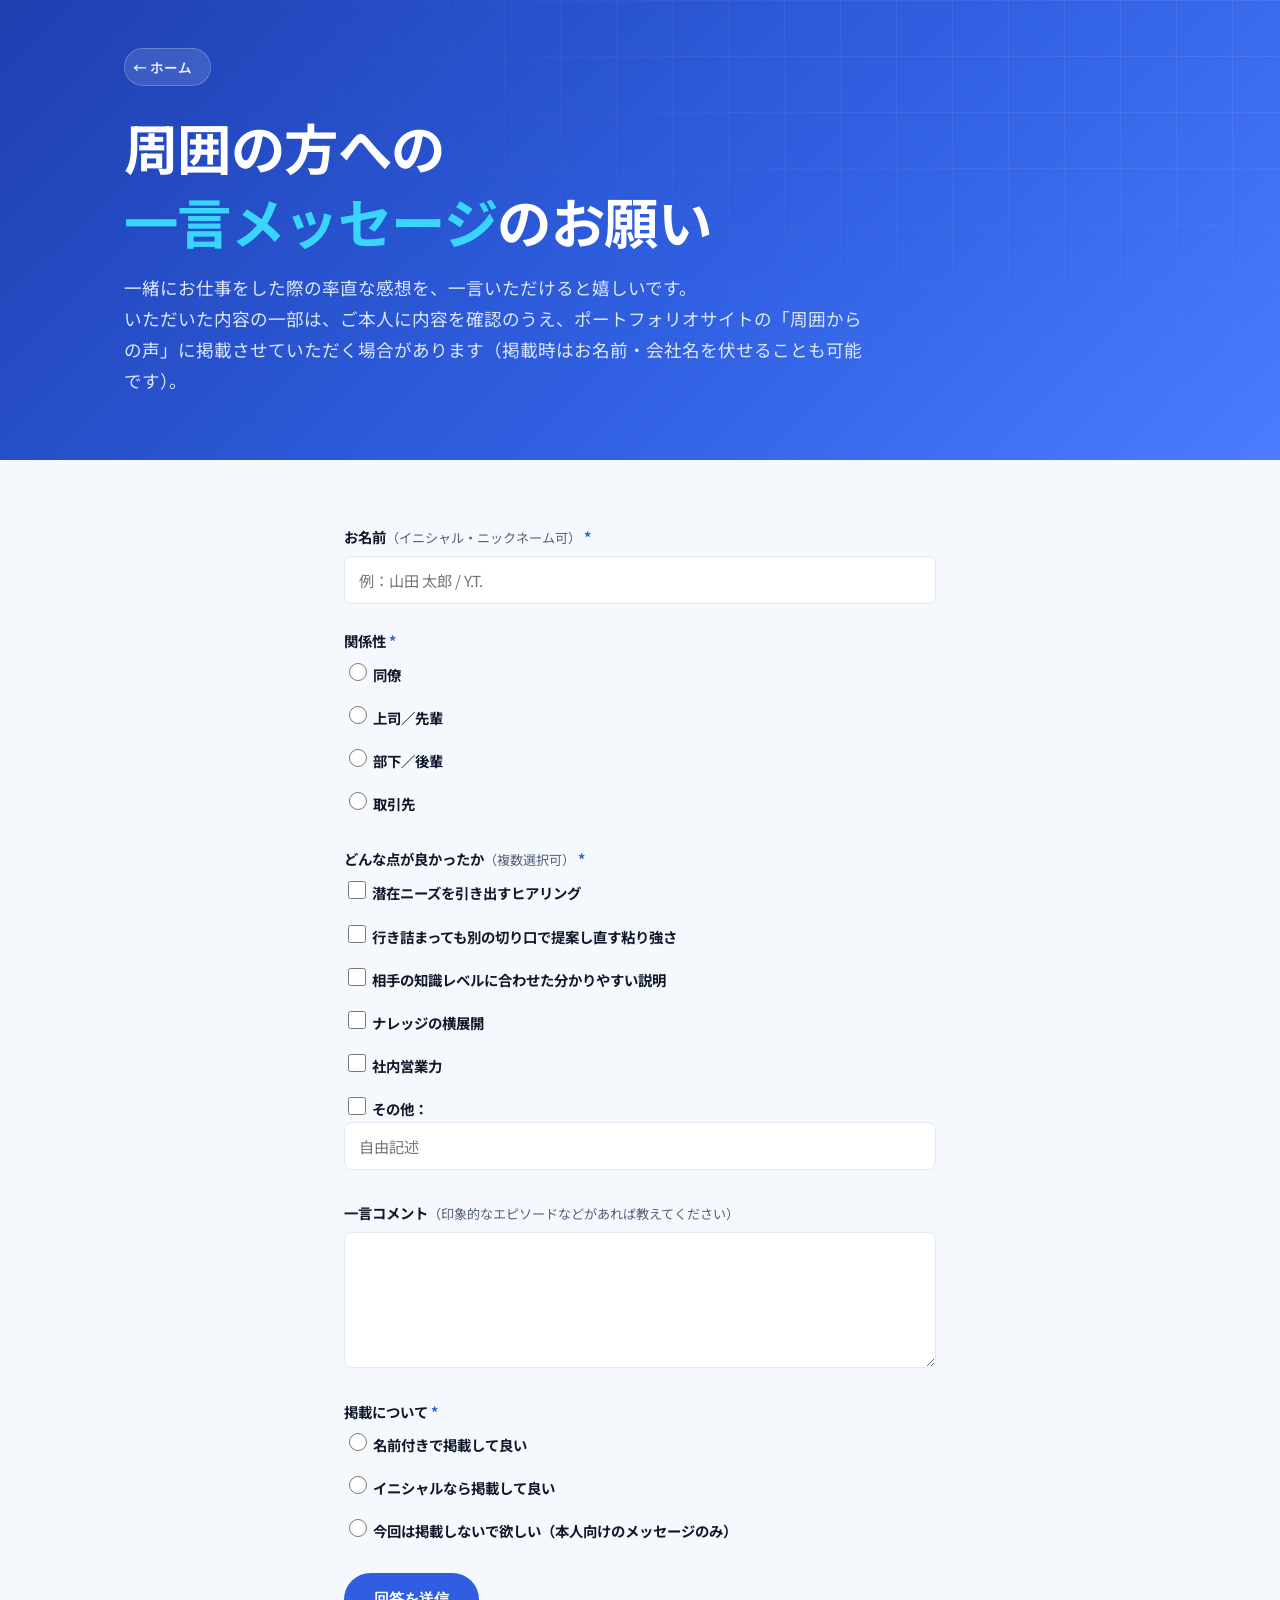
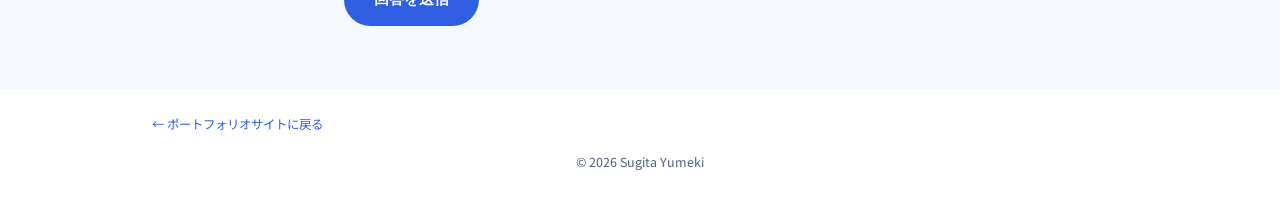
<file: voice-form.html>
<!doctype html>
<html lang="ja">
<head>
<!-- Google Tag Manager -->
<script>(function(w,d,s,l,i){w[l]=w[l]||[];w[l].push({'gtm.start':
new Date().getTime(),event:'gtm.js'});var f=d.getElementsByTagName(s)[0],
j=d.createElement(s),dl=l!='dataLayer'?'&l='+l:'';j.async=true;j.src=
'https://www.googletagmanager.com/gtm.js?id='+i+dl;f.parentNode.insertBefore(j,f);
})(window,document,'script','dataLayer','GTM-P3TSD6G5');</script>
<!-- End Google Tag Manager -->

<!-- Google tag (gtag.js): アクセス解析用（Googleアナリティクス4）。管理画面はanalytics.google.com
     自分自身のアクセスを計測対象から除外したい場合は、一度だけ末尾に ?noanalytics を
     付けてこのブラウザでアクセスする（以後そのブラウザでは自動的に計測されなくなる。
     解除したい場合はブラウザの開発者ツールでlocalStorageの ga_opt_out を削除）。 -->
<script>
  (function () {
    if (new URLSearchParams(location.search).has("noanalytics")) {
      try { localStorage.setItem("ga_opt_out", "1"); } catch (e) {}
    }
    try {
      if (localStorage.getItem("ga_opt_out") === "1") {
        window["ga-disable-G-HVG9CE5MBE"] = true;
      }
    } catch (e) {}
  })();
</script>
<script async src="https://www.googletagmanager.com/gtag/js?id=G-HVG9CE5MBE"></script>
<script>
  window.dataLayer = window.dataLayer || [];
  function gtag(){dataLayer.push(arguments);}
  gtag('js', new Date());
  gtag('config', 'G-HVG9CE5MBE');
</script>

<meta charset="UTF-8">
<meta name="viewport" content="width=device-width, initial-scale=1">
<title>一言メッセージをお寄せください | 杉田夢生</title>
<meta name="description" content="杉田夢生への一言コメント・推薦文をお寄せください。いただいた内容の一部は、本人の確認のうえポートフォリオサイトの「周囲からの声」に掲載させていただく場合があります。">
<meta name="robots" content="noindex">

<link rel="icon" type="image/svg+xml" href="assets/img/favicon.svg">

<link rel="preconnect" href="https://fonts.googleapis.com">
<link rel="preconnect" href="https://fonts.gstatic.com" crossorigin>
<link href="https://fonts.googleapis.com/css2?family=Inter:wght@400;600;700&family=Noto+Sans+JP:wght@400;700&display=swap" rel="stylesheet">

<link rel="stylesheet" href="style.css">
</head>
<body>
<!-- Google Tag Manager (noscript) -->
<noscript><iframe src="https://www.googletagmanager.com/ns.html?id=GTM-P3TSD6G5"
height="0" width="0" style="display:none;visibility:hidden"></iframe></noscript>
<!-- End Google Tag Manager (noscript) -->

<header class="hero" style="padding: var(--sp-6) 0;">
  <div class="container">
    <a class="hero-badge" href="index.html" style="display:inline-flex;"><span>← ホーム</span></a>
    <h1 style="max-width:100%;">周囲の方への<br><span class="hl">一言メッセージ</span>のお願い</h1>
    <p class="hero-lede">
      一緒にお仕事をした際の率直な感想を、一言いただけると嬉しいです。<br>
      いただいた内容の一部は、ご本人に内容を確認のうえ、ポートフォリオサイトの「周囲からの声」に掲載させていただく場合があります（掲載時はお名前・会社名を伏せることも可能です）。
    </p>
  </div>
</header>

<main>
  <section class="on-light">
    <div class="container" style="max-width: 640px;">

      <!-- 見た目は完全にこのサイト独自のフォームだが、送信するとJS(assets/js/voice-form.js)が
           Googleフォームの回答送信エンドポイントへ直接データを送る（画面遷移なし）。
           回答は通常のGoogleフォーム回答と同様に、紐づくスプレッドシートに集計される。
           JSが無効な環境向けに、下に元のGoogleフォームへのリンクをフォールバックとして用意している。 -->
      <form id="voice-form" novalidate>
        <div class="form-row">
          <label for="voice-name">お名前<span class="form-optional">（イニシャル・ニックネーム可）</span> <span class="form-required">*</span></label>
          <input type="text" id="voice-name" placeholder="例：山田 太郎 / Y.T." autocomplete="name" required>
        </div>

        <div class="form-row">
          <label>関係性 <span class="form-required">*</span></label>
          <div class="form-choice-group" role="radiogroup" aria-required="true">
            <label class="form-choice"><input type="radio" name="relation" value="同僚" required> 同僚</label>
            <label class="form-choice"><input type="radio" name="relation" value="上司／先輩"> 上司／先輩</label>
            <label class="form-choice"><input type="radio" name="relation" value="部下／後輩"> 部下／後輩</label>
            <label class="form-choice"><input type="radio" name="relation" value="取引先"> 取引先</label>
          </div>
        </div>

        <div class="form-row">
          <label>どんな点が良かったか<span class="form-optional">（複数選択可）</span> <span class="form-required">*</span></label>
          <div class="form-choice-group" id="good-points-group">
            <label class="form-choice"><input type="checkbox" value="潜在ニーズを引き出すヒアリング"> 潜在ニーズを引き出すヒアリング</label>
            <label class="form-choice"><input type="checkbox" value="行き詰まっても別の切り口で提案し直す粘り強さ"> 行き詰まっても別の切り口で提案し直す粘り強さ</label>
            <label class="form-choice"><input type="checkbox" value="相手の知識レベルに合わせた分かりやすい説明"> 相手の知識レベルに合わせた分かりやすい説明</label>
            <label class="form-choice"><input type="checkbox" value="ナレッジの横展開"> ナレッジの横展開</label>
            <label class="form-choice"><input type="checkbox" value="社内営業力"> 社内営業力</label>
            <label class="form-choice form-choice-other">
              <input type="checkbox" id="good-points-other-check"> その他：
              <input type="text" id="good-points-other-text" class="form-inline-text" placeholder="自由記述" aria-label="その他の内容">
            </label>
          </div>
        </div>

        <div class="form-row">
          <label for="voice-comment">一言コメント<span class="form-optional">（印象的なエピソードなどがあれば教えてください）</span></label>
          <textarea id="voice-comment" rows="5"></textarea>
        </div>

        <div class="form-row">
          <label>掲載について <span class="form-required">*</span></label>
          <div class="form-choice-group" role="radiogroup" aria-required="true">
            <label class="form-choice"><input type="radio" name="publish" value="名前付きで掲載して良い" required> 名前付きで掲載して良い</label>
            <label class="form-choice"><input type="radio" name="publish" value="イニシャルなら掲載して良い"> イニシャルなら掲載して良い</label>
            <label class="form-choice"><input type="radio" name="publish" value="今回は掲載しないで欲しい（本人向けのメッセージのみ）"> 今回は掲載しないで欲しい（本人向けのメッセージのみ）</label>
          </div>
        </div>

        <p class="form-error" id="voice-form-error" hidden>必須項目（※）が未入力です。ご確認のうえ、もう一度お試しください。</p>

        <button type="submit" class="btn btn-primary" id="voice-form-submit">回答を送信</button>
      </form>

      <div class="voice-form-done" id="voice-form-done" hidden>
        <h2>送信しました！</h2>
        <p>ご協力いただき感謝致します。ありがとうございます。</p>
      </div>

      <noscript>
        <p class="form-note">このフォームの送信にはJavaScriptが必要です。JSが無効な場合は、<a href="https://forms.gle/v8dnvnhX8GUVzTMP7" target="_blank" rel="noopener">こちらのGoogleフォーム</a>から直接ご記入ください。</p>
      </noscript>
    </div>
  </section>
</main>

<footer>
  <p><a href="index.html">← ポートフォリオサイトに戻る</a></p>
  &copy; 2026 Sugita Yumeki
</footer>

<script src="assets/js/voice-form.js"></script>
</body>
</html>
</file>
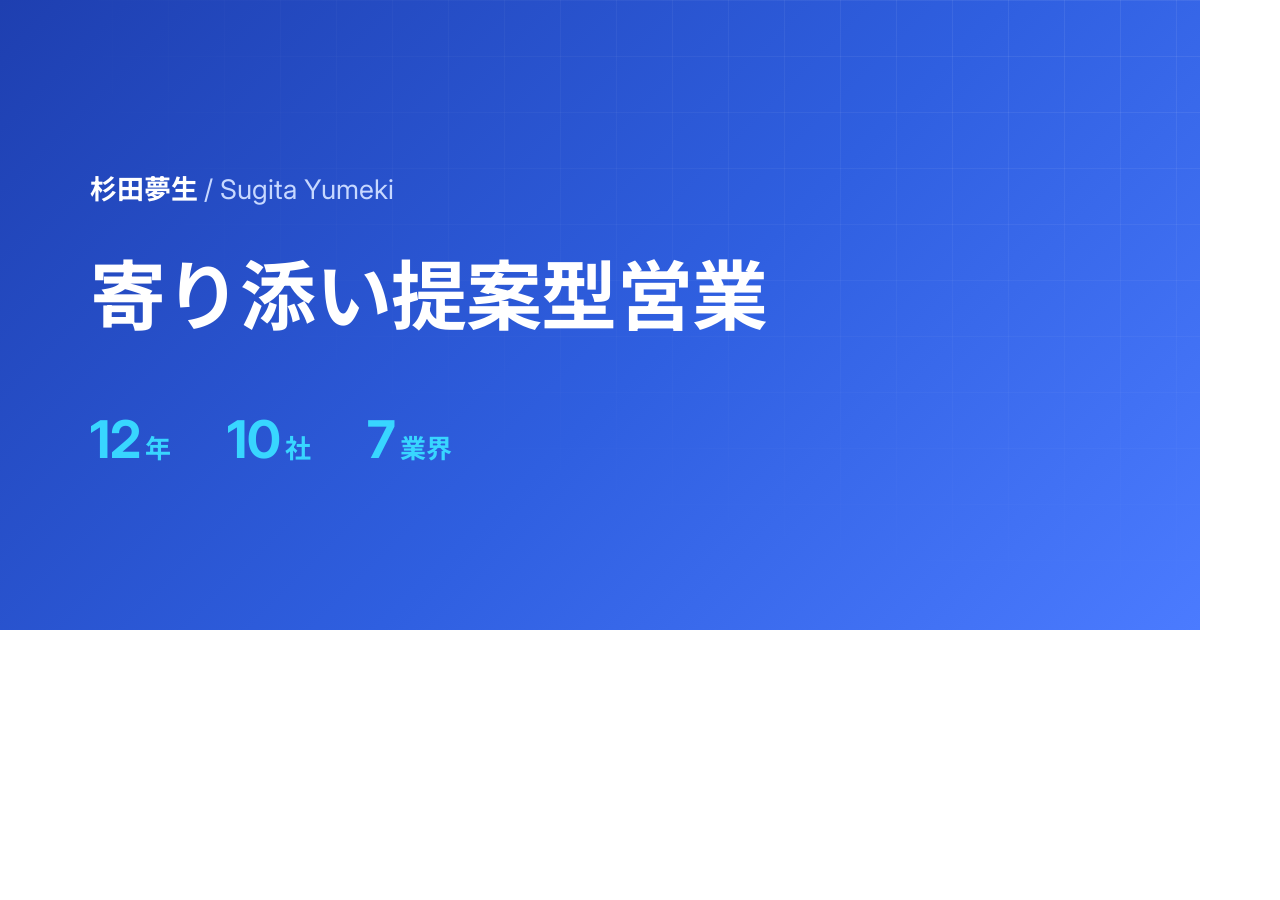
<file: assets/img/ogp-source.html>
<!--
  ogp.png（リンクシェア時に表示される画像）の生成元。サイトの一部として読み込まれる
  ファイルではなく、ogp.pngを作り直す時にブラウザで開いて使うためだけの素材。

  更新のしかた（12年・10社・7業界の数字や文言を変えたい時）：
    1. 下の「12」「10」「7」や見出し・名前のテキストを直接書き換える
    2. このファイルをブラウザ（Chrome推奨）で開く
    3. 開発者ツールのデバイスツールバーで幅1200×高さ630のスクリーンショットを撮る
       （またはヘッドレスブラウザで viewport 1200x630, device_scale_factor 1 で撮影）
    4. 撮った画像を assets/img/ogp.png として上書き保存する

  デザイン（青のグラデーション背景・グリッド柄・配色）はstyle.cssの.hero /
  .hero::beforeをそのまま踏襲しているので、hero側のデザインを変えた時は
  こちらも合わせて直すこと。
-->
<!doctype html>
<html>
<head>
<meta charset="utf-8">
<link rel="preconnect" href="https://fonts.googleapis.com">
<link rel="preconnect" href="https://fonts.gstatic.com" crossorigin>
<link href="https://fonts.googleapis.com/css2?family=Inter:wght@400;600;700&family=Noto+Sans+JP:wght@400;700&display=swap" rel="stylesheet">
<style>
  * { margin: 0; padding: 0; box-sizing: border-box; }
  html, body {
    width: 1200px;
    height: 630px;
    overflow: hidden;
    font-family: "Noto Sans JP", "Hiragino Kaku Gothic ProN", "Hiragino Sans", system-ui, sans-serif;
  }
  .card {
    position: relative;
    width: 1200px;
    height: 630px;
    background: linear-gradient(135deg, #1E3FB0 0%, #2F5FE0 55%, #4B7BFF 100%);
    overflow: hidden;
  }
  .card::before {
    content: "";
    position: absolute;
    inset: 0;
    background-image:
      linear-gradient(rgba(255,255,255,0.07) 1px, transparent 1px),
      linear-gradient(90deg, rgba(255,255,255,0.07) 1px, transparent 1px);
    background-size: 56px 56px;
    -webkit-mask-image: radial-gradient(ellipse at top right, #000 10%, transparent 70%);
    mask-image: radial-gradient(ellipse at top right, #000 10%, transparent 70%);
  }
  .content {
    position: relative;
    padding: 0 90px;
  }
  .name-row {
    position: absolute;
    top: 168px;
    left: 90px;
    font-size: 27px;
    font-weight: 700;
    color: #fff;
  }
  .name-row .en {
    font-family: "Inter", "Noto Sans JP", system-ui, sans-serif;
    font-weight: 400;
    color: #C7D8FF;
  }
  h1 {
    position: absolute;
    top: 246px;
    left: 90px;
    font-size: 76px;
    font-weight: 700;
    color: #fff;
    letter-spacing: -0.01em;
    line-height: 1.2;
  }
  .stats {
    position: absolute;
    top: 408px;
    left: 90px;
    display: flex;
    align-items: baseline;
    gap: 56px;
  }
  .stat-num {
    font-family: "Inter", "Noto Sans JP", system-ui, sans-serif;
    font-weight: 700;
    color: #38D6FF;
    font-size: 52px;
  }
  .stat-num .unit {
    font-family: "Noto Sans JP", sans-serif;
    font-weight: 700;
    font-size: 26px;
    margin-left: 4px;
  }
</style>
</head>
<body>
  <div class="card">
    <div class="content">
      <div class="name-row">杉田夢生 <span class="en">/ Sugita Yumeki</span></div>
      <h1>寄り添い提案型営業</h1>
      <div class="stats">
        <span class="stat-num">12<span class="unit">年</span></span>
        <span class="stat-num">10<span class="unit">社</span></span>
        <span class="stat-num">7<span class="unit">業界</span></span>
      </div>
    </div>
  </div>
</body>
</html>
</file>
<file: style.css>
/* ===========================================================
   杉田夢生 ポートフォリオサイト - style.css
   白 × 爽やかなブルーを基調にしたモダンなトーン
   =========================================================== */

:root {
  /* Colors */
  --blue-700: #1E3FB0;   /* 濃い青（グラデーション下端・強調テキスト） */
  --blue-600: #2F5FE0;   /* メインブルー（ボタン・見出しアクセント） */
  --blue-500: #4B7BFF;   /* グラデーション上端 */
  --cyan-400: #38D6FF;   /* 統計数値・ハイライト */
  --navy-900: #101A33;   /* ダークボタン・footer */
  --bg: #F5F8FC;         /* セクション背景（オフホワイト） */
  --surface: #FFFFFF;    /* カード背景 */
  --text-900: #10182B;
  --text-600: #55607A;
  --border: #E4E9F2;
  --forest-700: #1F4D38; /* モスグリーン（「23区外」の「外」専用） */
  --forest-100: #E4F0E8; /* モスグリーンの薄いハイライト背景 */
  --amber-700: #B5730A;  /* Personalityの各項目ラベルの強調色（career-tagのamberと共通） */
  --amber-100: #FFF3DE;  /* amberの薄いハイライト背景 */

  /* 経歴タイムラインの雇用形態カラー：サイト内の既存ハイライト系統（青・深緑・アンバー・
     新規バイオレット）から作った、淡い背景＋濃い文字/縁取りのチップ調パレット
     （testimonial-tag・Personalityの強調表示と同じトーンに揃えている） */
  --blue-100: #EAF1FF;
  --violet-600: #7C5CD1;
  --violet-100: #EFE9FB;
  --tl-fulltime: var(--forest-700);   --tl-fulltime-bg: var(--forest-100);
  --tl-contract: var(--blue-600);     --tl-contract-bg: var(--blue-100);
  --tl-dispatch: var(--amber-700);    --tl-dispatch-bg: var(--amber-100);
  --tl-commission: var(--violet-600); --tl-commission-bg: var(--violet-100);

  /* Spacing scale (8px base) */
  --sp-1: 8px;
  --sp-2: 16px;
  --sp-3: 24px;
  --sp-4: 32px;
  --sp-6: 48px;
  --sp-8: 64px;

  /* Type */
  --font-jp: "Noto Sans JP", "Hiragino Kaku Gothic ProN", "Hiragino Sans", system-ui, sans-serif;
  --font-en: "Inter", "Noto Sans JP", system-ui, sans-serif;

  --radius-s: 8px;
  --radius-m: 14px;
  --radius-l: 24px;
  --shadow-card: 0 4px 20px rgba(16, 26, 51, 0.08);
  --shadow-card-lg: 0 12px 40px rgba(16, 26, 51, 0.12);
}

*, *::before, *::after { box-sizing: border-box; }

/* scroll-padding-top: 常時表示ナビ(.site-nav)の高さぶん、ページ内リンクのジャンプ先が
   ナビの下に隠れないよう余白を確保する（ナビ本体の高さは可変なのでやや余裕を持たせている） */
html { scroll-behavior: smooth; scroll-padding-top: 76px; }

body {
  margin: 0;
  background: var(--bg);
  color: var(--text-900);
  font-family: var(--font-jp);
  line-height: 1.75;
  -webkit-font-smoothing: antialiased;
}

img { max-width: 100%; display: block; }

a { color: var(--blue-600); text-decoration: none; }
a:hover { text-decoration: underline; }

h1, h2, h3 { font-family: var(--font-jp); color: var(--text-900); margin: 0 0 var(--sp-2); line-height: 1.35; font-weight: 700; }

h1 { font-size: clamp(2.2rem, 1.6rem + 2.6vw, 3.4rem); letter-spacing: -0.01em; }
h2 { font-size: clamp(1.5rem, 1.2rem + 1vw, 2rem); }
h3 { font-size: clamp(1.05rem, 1rem + 0.3vw, 1.2rem); }

p { margin: 0 0 var(--sp-2); max-width: 38em; color: var(--text-600); }

.container {
  max-width: 1080px;
  margin: 0 auto;
  padding: 0 var(--sp-3);
}

section { padding: var(--sp-8) 0; }
section + section { border-top: 1px solid var(--border); }

.section-label {
  display: inline-block;
  font-size: 0.8rem;
  font-weight: 700;
  letter-spacing: 0.1em;
  color: var(--blue-600);
  text-transform: uppercase;
  margin-bottom: var(--sp-1);
}

a:focus-visible, button:focus-visible, summary:focus-visible {
  outline: 3px solid var(--cyan-400);
  outline-offset: 2px;
}

/* ---------- Buttons ---------- */
.btn {
  display: inline-flex;
  align-items: center;
  gap: 8px;
  padding: 14px 28px;
  border-radius: 999px;
  font-weight: 700;
  font-size: 0.95rem;
  cursor: pointer;
  border: 2px solid transparent;
  transition: background-color 150ms ease, box-shadow 150ms ease, transform 150ms ease;
}

.btn-primary {
  background: #fff;
  color: var(--blue-700);
}
.btn-primary:hover { background: #EAF1FF; text-decoration: none; transform: translateY(-1px); }

.btn-dark {
  background: var(--navy-900);
  color: #fff;
}
.btn-dark:hover { background: #1C2B4D; text-decoration: none; transform: translateY(-1px); }

.btn-secondary {
  background: transparent;
  color: var(--blue-600);
  border-color: var(--blue-600);
}
.btn-secondary:hover { background: rgba(47, 95, 224, 0.08); text-decoration: none; }

/* On light section, primary CTA should read on white bg */
.on-light .btn-primary { background: var(--blue-600); color: #fff; }
.on-light .btn-primary:hover { background: var(--blue-700); }

/* ---------- Hero ---------- */
.hero {
  position: relative;
  overflow: hidden;
  background: linear-gradient(135deg, var(--blue-700) 0%, var(--blue-600) 55%, var(--blue-500) 100%);
  color: #fff;
  padding: var(--sp-8) 0 var(--sp-6);
}
.hero::before {
  content: "";
  position: absolute;
  inset: 0;
  background-image:
    linear-gradient(rgba(255,255,255,0.07) 1px, transparent 1px),
    linear-gradient(90deg, rgba(255,255,255,0.07) 1px, transparent 1px);
  background-size: 56px 56px;
  mask-image: radial-gradient(ellipse at top right, #000 10%, transparent 70%);
  pointer-events: none;
}
.hero .container { position: relative; }

.hero-badge {
  display: inline-flex;
  align-items: center;
  gap: 10px;
  background: rgba(255,255,255,0.12);
  border: 1px solid rgba(255,255,255,0.22);
  border-radius: var(--radius-l);
  padding: 8px 18px 8px 8px;
  margin-bottom: var(--sp-3);
  text-decoration: none;
  transition: background-color 150ms ease, border-color 150ms ease, transform 150ms ease;
}
/* クリックして自己紹介セクションへジャンプできることを示すホバー演出 */
.hero-badge:hover, .hero-badge:focus-visible {
  background: rgba(255,255,255,0.2);
  border-color: rgba(255,255,255,0.4);
  text-decoration: none;
  transform: translateY(-1px);
}
.hero-badge img {
  width: 34px; height: 34px; border-radius: 50%; object-fit: cover;
  border: 2px solid rgba(255,255,255,0.6);
  background: rgba(255,255,255,0.15);
  flex-shrink: 0;
}
.hero-badge span { font-size: 0.85rem; color: #EAF1FF; font-weight: 600; line-height: 1.5; }
.hero-badge .en { font-family: var(--font-en); color: #C7D8FF; font-weight: 400; }
.hero-badge-name { color: #EAF1FF; }

.hero h1 { color: #fff; max-width: 18em; }
.hero h1 .hl { color: var(--cyan-400); }

.hero-lede { color: #DCE7FF; max-width: 42em; font-size: clamp(1rem, 0.95rem + 0.3vw, 1.1rem); }

.hero-actions { display: flex; gap: var(--sp-2); flex-wrap: wrap; margin-top: var(--sp-3); }

/* ---------- 常時表示ナビ（page内ジャンプリンク） ----------
   ページ最上部（Google Tag Managerのnoscriptの直後・heroの直前）に置いた通常要素だが、
   position: sticky で画面上端に貼り付き続ける。hero（濃い青背景）の上でも他セクション
   （白背景）の上でも同じ見た目で読めるよう、背景・文字色は常に固定（白地に青文字）にしてある。 */
.site-nav {
  position: sticky;
  top: 0;
  z-index: 100;
  background: var(--surface);
  border-bottom: 1px solid var(--border);
  box-shadow: var(--shadow-card);
}
.site-nav-inner {
  display: flex;
  align-items: center;
  gap: var(--sp-3);
  padding: 12px var(--sp-3);
  overflow-x: auto;
  -webkit-overflow-scrolling: touch;
}
.site-nav-inner a {
  color: var(--blue-600);
  font-size: 0.86rem;
  font-weight: 700;
  text-decoration: none;
  white-space: nowrap;
  padding: 4px 2px;
  border-bottom: 2px solid transparent;
  transition: border-color 150ms ease, color 150ms ease;
}
.site-nav-inner a:hover, .site-nav-inner a:focus-visible {
  color: var(--blue-700);
  border-bottom-color: var(--cyan-400);
  text-decoration: none;
}

/* Stat bar */
.stat-bar {
  display: grid;
  grid-template-columns: repeat(3, 1fr);
  gap: var(--sp-2);
  margin-top: var(--sp-6);
  max-width: 46em;
  border-top: 1px solid rgba(255,255,255,0.2);
  padding-top: var(--sp-3);
}
.stat-item { text-align: left; }
.stat-num {
  font-family: var(--font-en);
  font-size: clamp(1.8rem, 1.4rem + 1.4vw, 2.6rem);
  font-weight: 700;
  color: var(--cyan-400);
  display: block;
  line-height: 1.1;
}
.stat-label { font-size: 0.8rem; color: #C7D8FF; }

/* ---------- Client / career logo strip ---------- */
.logo-strip { background: var(--surface); padding: var(--sp-4) 0; }
.logo-strip .strip-caption {
  text-align: center;
  font-size: 0.82rem;
  color: var(--text-600);
  margin-bottom: var(--sp-3);
  font-weight: 600;
}
.logo-row {
  display: flex;
  flex-wrap: wrap;
  justify-content: center;
  gap: var(--sp-2);
}
.logo-pill {
  background: var(--bg);
  border: 1px solid var(--border);
  color: var(--text-900);
  font-weight: 700;
  font-size: 0.92rem;
  padding: 10px 20px;
  border-radius: 999px;
  transition: background-color 150ms ease, border-color 150ms ease, transform 150ms ease;
}
.logo-pill:hover, .logo-pill:focus-visible {
  background: #EAF1FF;
  border-color: var(--blue-500);
  color: var(--blue-700);
  text-decoration: none;
  transform: translateY(-1px);
}

/* ---------- Strength cards (3つの強み) ----------
   タップ展開はやめ、最初から全内容を表示する（以前は<details>/<summary>で
   一言のみ→タップで「考え方・強み」の詳しい物語を展開する2段階開示だったが、
   全部見せてよい内容量のため常時全表示に変更）。 */
.strength-grid {
  display: grid;
  grid-template-columns: repeat(auto-fit, minmax(260px, 1fr));
  gap: var(--sp-3);
  margin-top: var(--sp-3);
}
.strength-card {
  background: var(--surface);
  border-radius: var(--radius-l);
  padding: var(--sp-4) var(--sp-3);
  box-shadow: var(--shadow-card-lg);
  border-top: 4px solid var(--blue-600);
}
.strength-head {
  display: flex;
  align-items: center;
  gap: var(--sp-2);
  margin-bottom: var(--sp-2);
}
.strength-icon {
  flex: 0 0 auto;
  width: 56px; height: 56px;
  border-radius: var(--radius-m);
  background: #EAF1FF;
  display: flex; align-items: center; justify-content: center;
}
.strength-icon img { width: 40px; height: 40px; }
.strength-card h3 { color: var(--text-900); margin: 0; }
.strength-card p { margin-bottom: 0; font-size: 0.92rem; }
.strength-detail { margin-top: var(--sp-3); padding-top: var(--sp-3); border-top: 1px dashed var(--border); }
.strength-detail h4 { margin: 0 0 6px; font-size: clamp(1.05rem, 1rem + 0.3vw, 1.2rem); font-weight: 700; color: var(--blue-700); }
.strength-detail p { margin: 0; font-size: 0.88rem; color: var(--text-600); }

/* 「実績・経歴」内の各見出し（12年間の経験内容／考え方・強み／職務経歴・支援実績 等）が
   上のカード群に寄って見えないよう、ブロックごとに上の余白を確保して各見出しを自分の
   コンテンツ側に引き寄せる */
#achievements .fade-target + .fade-target { margin-top: var(--sp-8); }

/* ---------- Experience bars ---------- */
.exp-bars-caption { font-size: 0.82rem; color: var(--text-600); margin-top: -4px; white-space: pre-line; }
.exp-bars { display: flex; flex-direction: column; gap: var(--sp-2); margin: var(--sp-2) 0 var(--sp-3); }
.exp-bar-row { display: flex; flex-direction: column; gap: 6px; }
.exp-bar-track {
  height: 44px;
  background: var(--border);
  border-radius: 999px;
  display: flex;
  /* 中の細いセグメントでもラベル文字がバー外にはみ出して読めるよう、clipはしない */
}
.exp-bar-fill {
  position: relative;
  height: 100%;
  background: linear-gradient(90deg, var(--blue-600), var(--cyan-400));
  box-shadow: 1px 0 0 rgba(255, 255, 255, 0.7);
}
.exp-bar-fill:first-child { border-top-left-radius: 999px; border-bottom-left-radius: 999px; }
.exp-bar-fill:last-child { border-top-right-radius: 999px; border-bottom-right-radius: 999px; }
/* secondary（値の小さい方）も実データ。グレーの「空欄っぽさ」を避け、
   同じブルー系パレット内の落ち着いたトーンで「別カテゴリの実データ」を表現する */
.exp-bar-fill.secondary {
  background: linear-gradient(90deg, var(--blue-700), var(--blue-600));
  box-shadow: none;
}

/* バー内テキスト：セグメントの外側の端に寄せて配置。狭いセグメントでは
   反対側のセグメント上にはみ出して表示されるが、どちらも青系背景のため
   白文字のコントラストは保たれる */
.exp-bar-fill-label {
  position: absolute;
  top: 50%;
  left: 14px;
  transform: translateY(-50%);
  z-index: 2;
  margin: 0;
  padding: 0;
  border: none;
  background: none;
  font-family: inherit;
  white-space: nowrap;
  font-size: 0.84rem;
  font-weight: 700;
  line-height: 1;
  color: #fff;
}
.exp-bar-fill:last-child:not(:first-child) .exp-bar-fill-label { left: auto; right: 14px; }
.exp-bar-fill:only-child .exp-bar-fill-label { left: 50%; right: auto; transform: translate(-50%, -50%); }

button.exp-bar-fill-label.is-jump {
  cursor: pointer;
  border-radius: 4px;
}
.exp-bar-fill-label.is-jump::after { content: " \203A"; opacity: 0.85; }
.exp-bar-fill-label.is-jump:hover,
.exp-bar-fill-label.is-jump:focus-visible {
  text-decoration: underline;
  text-underline-offset: 3px;
}

@media (max-width: 480px) {
  .exp-bar-track { height: 40px; }
  .exp-bar-fill-label { font-size: 0.72rem; }
}

/* ---------- Domain (業界・職種 統合) ---------- */
.domain-card {
  background: var(--surface);
  border-radius: var(--radius-m);
  padding: var(--sp-3);
  box-shadow: var(--shadow-card);
  margin-top: var(--sp-3);
}
.domain-row { display: flex; align-items: flex-start; gap: var(--sp-2); flex-wrap: wrap; }
.domain-row + .domain-row { margin-top: var(--sp-2); padding-top: var(--sp-2); border-top: 1px dashed var(--border); }
/* クリックできるchip（丸ピル）と混同されないよう、ラベルはあえて丸ピル形状に
   しない（枠なし・太字の見出し的な見た目にする）。 */
.domain-tag {
  flex: 0 0 auto;
  color: var(--blue-700);
  font-size: 1.15rem;
  font-weight: 700;
  padding: 6px 0;
  margin-top: 0;
}

/* ---------- Chips（精通している業界・職種。ボタン要素でクリック可能） ---------- */
.chip-group { display: flex; flex-wrap: wrap; align-items: flex-start; gap: 8px; flex: 1 1 260px; }
.chip {
  font: inherit;
  margin: 0;
  cursor: pointer;
  background: var(--bg);
  border: 1px solid var(--border);
  color: var(--text-900);
  padding: 6px 14px;
  border-radius: 999px;
  font-size: 0.85rem;
  transition: background-color 150ms ease, border-color 150ms ease, color 150ms ease;
}
.chip:hover { background: #EAF1FF; }
.chip.is-active { background: var(--blue-600); border-color: var(--blue-600); color: #fff; }

/* ---------- Career cards ---------- */
.career-grid {
  display: grid;
  grid-template-columns: repeat(auto-fit, minmax(260px, 1fr));
  gap: var(--sp-2);
  margin-top: var(--sp-3);
}
.career-card {
  background: var(--surface);
  border: 1px solid var(--border);
  border-radius: var(--radius-m);
  padding: var(--sp-2) var(--sp-3);
  box-shadow: var(--shadow-card);
}
.career-card summary {
  cursor: pointer;
  list-style: none;
  display: flex;
  flex-direction: column;
  gap: 4px;
}
.career-card summary::-webkit-details-marker { display: none; }
.career-company { font-weight: 700; color: var(--text-900); font-size: 1.02rem; }
.career-tags { display: flex; flex-wrap: wrap; gap: 6px; margin: 2px 0; }
/* 実績のハイライト（num-highlight）より先に目に入らないよう、タグは枠線のみの
   控えめな1色に統一（以前は種類ごとに4色に塗り分けていた）。tag-green等の
   個別クラスはHTML側に残っているが、見た目上はすべてこの共通スタイルになる。 */
.career-tag {
  display: inline-block;
  background: transparent;
  color: var(--text-600);
  border: 1px solid var(--border);
  font-size: 0.72rem;
  font-weight: 700;
  padding: 2px 10px;
  border-radius: 999px;
}
.career-headline { font-size: 0.88rem; color: var(--blue-700); margin-top: 4px; }
.num-highlight {
  font-weight: 700;
  color: var(--blue-600);
  background: #EAF1FF;
  padding: 1px 6px;
  border-radius: 6px;
  white-space: nowrap;
}
.career-toggle-hint { font-size: 0.78rem; color: var(--blue-600); margin-top: 8px; }
.career-card[open] .career-toggle-hint::after { content: "閉じる ▲"; }
.career-card:not([open]) .career-toggle-hint::after { content: "詳細を見る ▼"; }
.career-detail { margin-top: var(--sp-2); padding-top: var(--sp-2); border-top: 1px dashed var(--border); }
/* 仕事内容とその成果を1つのブロックにまとめて表示（フェーズが複数ある場合はh4で区切る） */
.career-detail-phase + .career-detail-phase {
  margin-top: var(--sp-3);
  padding-top: var(--sp-3);
  border-top: 1px dashed var(--border);
}
.career-detail-phase h4 { margin: 0 0 6px; font-size: 0.9rem; font-weight: 700; color: var(--blue-700); }
.career-detail-phase p { margin: 0 0 8px; font-size: 0.86rem; color: var(--text-600); }
.career-detail ul { margin: 0; padding-left: 1.1em; font-size: 0.86rem; color: var(--text-600); }
.career-detail li { margin-bottom: 6px; }
/* バックオフィス診断の声セクションへの導線（freeeカード内） */
.career-detail-link { margin: var(--sp-2) 0 0; }
.career-detail-link a { font-size: 0.86rem; font-weight: 700; color: var(--blue-600); }
/* リクルートカード内：当時作成したマインドマップの実物画像（クリックで拡大）。
   data-lightbox / lightbox.js とセットで使う */
.career-image-link {
  display: block;
  margin-top: var(--sp-2);
  border: 1px solid var(--border);
  border-radius: var(--radius-m);
  background: var(--bg);
  padding: var(--sp-2);
  cursor: zoom-in;
}
.career-image-thumb { display: block; width: 100%; max-height: 260px; object-fit: contain; object-position: left top; border-radius: var(--radius-s); }
.career-image-caption { display: block; margin-top: 8px; font-size: 0.78rem; font-weight: 700; color: var(--blue-600); }

/* 雇用形態・契約期間は詳細展開時の一番下に控えめに表示 */
.career-detail-period {
  margin: var(--sp-2) 0 0;
  padding-top: var(--sp-2);
  border-top: 1px dashed var(--border);
  font-size: 0.76rem;
  color: var(--text-600);
}

.career-extra { display: none; }
.career-grid.is-expanded .career-extra { display: block; }
#career-more-btn.is-hidden { display: none; }

/* ロゴストリップ／経験バーからジャンプ・絞り込みしてきた際の一瞬のハイライト */
.career-card.is-highlighted {
  box-shadow: 0 0 0 3px var(--cyan-400), var(--shadow-card-lg);
  transition: box-shadow 300ms ease;
}

/* ---------- 経歴タイムライン（ガントチャート風） ---------- */
.career-timeline-legend {
  display: flex;
  flex-wrap: wrap;
  gap: var(--sp-2);
  margin: var(--sp-2) 0 var(--sp-3);
  font-size: 0.8rem;
  color: var(--text-600);
}
.career-timeline-legend-item { display: inline-flex; align-items: center; gap: 6px; }
.career-timeline-swatch { display: inline-block; width: 12px; height: 12px; border-radius: 3px; }
.career-timeline-swatch--fulltime { background: var(--tl-fulltime-bg); border: 1.5px solid var(--tl-fulltime); }
.career-timeline-swatch--contract { background: var(--tl-contract-bg); border: 1.5px solid var(--tl-contract); }
.career-timeline-swatch--dispatch { background: var(--tl-dispatch-bg); border: 1.5px solid var(--tl-dispatch); }
.career-timeline-swatch--commission { background: var(--tl-commission-bg); border: 1.5px solid var(--tl-commission); }
/* バー本体は淡い塗り＋濃い縁取りの「チップ」調（career-tag/testimonial-tagと同じトーン）。
   凡例のスウォッチもバーと同じ「淡い塗り＋縁取り」にして、実際のバーの見た目と一致させる。 */
.career-timeline-bar--fulltime { background: var(--tl-fulltime-bg); border: 1.5px solid var(--tl-fulltime); }
.career-timeline-bar--contract { background: var(--tl-contract-bg); border: 1.5px solid var(--tl-contract); }
.career-timeline-bar--dispatch { background: var(--tl-dispatch-bg); border: 1.5px solid var(--tl-dispatch); }
.career-timeline-bar--commission { background: var(--tl-commission-bg); border: 1.5px solid var(--tl-commission); }
.career-timeline-row-duration--fulltime { color: var(--tl-fulltime); }
.career-timeline-row-duration--contract { color: var(--tl-contract); }
.career-timeline-row-duration--dispatch { color: var(--tl-dispatch); }
.career-timeline-row-duration--commission { color: var(--tl-commission); }

/* スマホでは横スクロールでPCと同じ見た目を保つ（縦積みの別レイアウトにはしない）。
   .career-timeline-chart に最小幅を持たせることでバー・ラベルの縮小崩れを防ぐ。 */
.career-timeline-scroll-hint { display: none; font-size: 0.76rem; color: var(--text-600); margin: 0 0 4px; }
.career-timeline-scroll {
  overflow-x: auto;
  -webkit-overflow-scrolling: touch;
  padding-bottom: var(--sp-1);
}
.career-timeline-chart {
  position: relative;
  min-width: 760px;
  padding-top: 22px; /* 年ラベルの表示分 */
}
.career-timeline-axis { position: absolute; inset: 0; top: 22px; pointer-events: none; }
.career-timeline-today-marker {
  position: absolute;
  top: 0;
  bottom: 0;
  width: 2px;
  background: var(--cyan-400);
}
.career-timeline-today-label {
  position: absolute;
  top: -22px;
  left: 0;
  font-size: 0.72rem;
  font-weight: 700;
  color: var(--blue-700);
  white-space: nowrap;
}
.career-timeline-year-line { position: absolute; top: 0; bottom: 0; width: 1px; background: var(--border); }
.career-timeline-year-label {
  position: absolute;
  top: -20px;
  left: 0;
  transform: translateX(-50%);
  font-size: 0.7rem;
  color: var(--text-600);
  white-space: nowrap;
}

.career-timeline-rows { position: relative; display: flex; flex-direction: column; }
/* 1行＝会社名（上段）＋バーと在籍期間を同じライン上に重ねた1段、の2段構成。
   期間テキストを別行に分けないことで、以前より行の縦幅を大きく縮めている。 */
.career-timeline-row { position: relative; height: 40px; }
.career-timeline-row-name {
  position: absolute;
  top: 0;
  white-space: nowrap;
  font-size: 0.78rem;
  font-weight: 700;
  color: var(--text-900);
}
.career-timeline-bar {
  position: absolute;
  top: 20px;
  height: 16px;
  min-width: 16px;
  border-radius: 8px;
  cursor: pointer;
  padding: 0;
}
.career-timeline-bar:hover { filter: brightness(0.97); }
.career-timeline-row-duration {
  position: absolute;
  top: 20px;
  height: 16px;
  line-height: 16px;
  white-space: nowrap;
  font-size: 0.72rem;
  font-weight: 700;
}

@media (max-width: 768px) {
  .career-timeline-scroll-hint { display: block; }
}

/* ---------- 職務経歴・周囲の声の絞り込み（共通スタイル） ----------
   career-filter=職務経歴（営業手法／役割／成果物／相手の業界／相手の職種／対象・スタンス）、
   testimonial-filter=周囲の声（関係性／良かった点）。見た目・操作感を完全に
   揃えるため、同じ宣言をクラスごとに複製せず両方のセレクタで共有している
   （スタイルを変える際は1箇所の変更が両方に反映される）。
   表示・非表示の最終判断はJS側でstyle.displayを直接操作するため（main.js参照）、
   このセクションにCSS詳細度で表示状態を制御するルールは置かない。 */
.career-filter, .testimonial-filter { margin-top: var(--sp-3); }
.career-filter-toolbar, .testimonial-filter-toolbar {
  display: flex;
  align-items: center;
  gap: 10px;
  flex-wrap: wrap;
  margin-bottom: var(--sp-2);
}
.career-filter-reset, .testimonial-filter-reset {
  display: inline-block;
  background: var(--surface);
  border: 1px solid var(--border);
  color: var(--text-600);
  font-size: 0.82rem;
  font-weight: 700;
  padding: 6px 16px;
  border-radius: 999px;
  cursor: pointer;
  transition: background-color 150ms ease, border-color 150ms ease, color 150ms ease;
}
.career-filter-reset:hover, .testimonial-filter-reset:hover { border-color: var(--blue-500); color: var(--blue-700); }
.career-filter-reset.is-active, .testimonial-filter-reset.is-active {
  background: var(--blue-600);
  border-color: var(--blue-600);
  color: #fff;
}
.career-filter-toggle, .testimonial-filter-toggle {
  display: inline-flex;
  align-items: center;
  gap: 4px;
  background: none;
  border: none;
  color: var(--blue-600);
  font-size: 0.82rem;
  font-weight: 700;
  padding: 6px 4px;
  cursor: pointer;
}
.career-filter-toggle:hover, .testimonial-filter-toggle:hover { color: var(--blue-700); text-decoration: underline; text-underline-offset: 3px; }
.career-filter-toggle-arrow, .testimonial-filter-toggle-arrow { display: inline-block; transition: transform 150ms ease; }
.career-filter-toggle[aria-expanded="true"] .career-filter-toggle-arrow,
.testimonial-filter-toggle[aria-expanded="true"] .testimonial-filter-toggle-arrow { transform: rotate(180deg); }
.career-filter-groups.is-collapsed, .testimonial-filter-groups.is-collapsed { display: none; }
.career-filter-group, .testimonial-filter-group {
  display: flex;
  flex-wrap: wrap;
  align-items: center;
  gap: 8px;
  margin-top: 8px;
}
.career-filter-group-label, .testimonial-filter-group-label {
  flex: 0 0 auto;
  font-size: 0.76rem;
  font-weight: 700;
  color: var(--text-600);
  min-width: 5.5em;
  padding-right: 10px;
  border-right: 1px solid var(--border);
}
.career-filter-btn, .testimonial-filter-btn {
  background: var(--surface);
  border: 1px solid var(--border);
  color: var(--text-600);
  font-size: 0.8rem;
  font-weight: 600;
  padding: 5px 14px;
  border-radius: 999px;
  cursor: pointer;
  transition: background-color 150ms ease, border-color 150ms ease, color 150ms ease;
}
.career-filter-btn:hover, .testimonial-filter-btn:hover { border-color: var(--blue-500); color: var(--blue-700); }
.career-filter-btn.is-active, .testimonial-filter-btn.is-active {
  background: var(--blue-600);
  border-color: var(--blue-600);
  color: #fff;
}
.career-filter-empty, .testimonial-filter-empty {
  margin: var(--sp-3) 0 0;
  font-size: 0.9rem;
  color: var(--text-600);
}
/* 狭い画面幅ではボタンがグループ内で複数行に折り返り、ラベルのborder-rightだけでは
   カテゴリの切れ目が分かりづらくなるため、グループ間に薄い区切り線を追加する。
   768px以下に設定しているのは、タブレット幅でも「関わる職種」等の8ボタン
   グループが折り返るため。 */
@media (max-width: 768px) {
  .career-filter-group + .career-filter-group,
  .testimonial-filter-group + .testimonial-filter-group {
    border-top: 1px solid var(--border);
    padding-top: 8px;
  }
}

/* ---------- Human touch section (自己紹介) ---------- */
.human-touch {
  background: var(--surface);
  border-radius: var(--radius-l);
  padding: var(--sp-4);
  border: 1px dashed var(--border);
}
.human-touch .section-label { color: var(--blue-600); }

.human-touch-grid {
  display: grid;
  grid-template-columns: 220px 1fr;
  gap: var(--sp-4);
  align-items: center;
}
.human-touch-photo {
  width: 220px;
  height: 220px;
  border-radius: var(--radius-l);
  overflow: hidden;
  box-shadow: var(--shadow-card-lg);
  background: linear-gradient(135deg, var(--blue-600), var(--cyan-400));
}
.human-touch-photo img { width: 100%; height: 100%; object-fit: cover; }

.human-touch ul { list-style: none; padding: 0; margin: 0; display: flex; flex-wrap: wrap; gap: var(--sp-2); }
.human-touch li {
  background: var(--bg);
  border-radius: var(--radius-s);
  padding: 10px 16px;
  font-size: 0.9rem;
  color: var(--text-900);
  max-width: 34em;
}
/* Personalityの各項目につき1箇所だけ目立たせる（蛍光ペン風のハイライト）。
   「23区外」の「外」だけは緑（--green）、それ以外の項目名はamberで統一。 */
.personality-highlight {
  display: inline-block;
  font-weight: 700;
  padding: 1px 7px;
  border-radius: 6px;
}
.personality-highlight--green {
  color: var(--forest-700);
  background: var(--forest-100);
}
.personality-highlight--amber {
  color: var(--amber-700);
  background: var(--amber-100);
}

@media (max-width: 640px) {
  .human-touch-grid { grid-template-columns: 1fr; justify-items: center; text-align: center; }
  .human-touch-grid ul { justify-content: center; }
}

/* ---------- Testimonials ---------- */
.testimonial-grid {
  display: grid;
  grid-template-columns: repeat(auto-fit, minmax(260px, 1fr));
  gap: var(--sp-3);
  margin-top: var(--sp-3);
}
.testimonial-card {
  background: var(--surface);
  border-radius: var(--radius-m);
  padding: var(--sp-3);
  box-shadow: var(--shadow-card);
  border-top: 4px solid var(--cyan-400);
}
.testimonial-quote { font-size: 0.95rem; color: var(--text-900); margin-bottom: var(--sp-2); white-space: pre-line; }
.testimonial-tags-label { font-size: 0.7rem; font-weight: 700; color: var(--text-600); margin-bottom: 4px; }
.testimonial-tags { display: flex; flex-wrap: wrap; gap: 6px; margin-bottom: var(--sp-2); }
.testimonial-tag {
  display: inline-block;
  font-size: 0.72rem;
  font-weight: 700;
  color: var(--blue-600);
  background: #EAF1FF;
  border-radius: 999px;
  padding: 2px 10px;
}
.testimonial-meta { font-size: 0.8rem; color: var(--text-600); }
.testimonial-cta { margin-top: var(--sp-3); }

/* career-extra（経歴の「もっと見る」）と同じパターン。7件目以降を初期非表示にする */
.testimonial-extra { display: none; }
.testimonial-grid.is-expanded .testimonial-extra { display: block; }
#testimonial-more-btn.is-hidden { display: none; }

/* ---------- バックオフィス診断アンケート（対応への声） ---------- */
/* 292件全体の定量サマリー。hero の .stat-bar と同じ構造だが、白背景セクション用に
   色を反転（cyan-on-navyではなくblue-on-whiteに）した派生版 */
.voice-stat-row {
  display: grid;
  grid-template-columns: repeat(3, 1fr);
  gap: var(--sp-2);
  margin: var(--sp-3) 0 var(--sp-6);
  max-width: 46em;
}
.voice-stat-item {
  background: var(--surface);
  border: 1px solid var(--border);
  border-radius: var(--radius-m);
  padding: var(--sp-2) var(--sp-3);
  box-shadow: var(--shadow-card);
}
.voice-stat-num {
  font-family: var(--font-en);
  font-variant-numeric: tabular-nums;
  font-size: clamp(1.6rem, 1.3rem + 1vw, 2.2rem);
  font-weight: 700;
  color: var(--blue-700);
  display: block;
  line-height: 1.1;
}
.voice-stat-label { font-size: 0.78rem; color: var(--text-600); margin-top: 2px; }

/* テーマ別頻出グラフ：横棒1本＝1テーマ。件数の偏りが大きいため（最大34件・最小2件）、
   ラベル・件数・代表コメントはバーの「外」に置き、バー自体は比率の可視化に専念させる。
   行全体を <button> にして、経験バー（.exp-bar-fill-label.is-jump）と同じ
   「クリックしたら該当する声だけに絞り込む」操作感を踏襲する */
.voice-theme-bars { display: flex; flex-direction: column; gap: var(--sp-2); margin: var(--sp-2) 0 var(--sp-5); }
.voice-theme-row {
  display: block;
  width: 100%;
  text-align: left;
  background: var(--surface);
  border: 1px solid var(--border);
  border-radius: var(--radius-m);
  padding: 12px var(--sp-3);
  cursor: pointer;
  font-family: inherit;
  transition: border-color 150ms ease, box-shadow 150ms ease, transform 150ms ease;
}
.voice-theme-row:hover, .voice-theme-row:focus-visible {
  border-color: var(--blue-500);
  box-shadow: var(--shadow-card);
  transform: translateY(-1px);
}
.voice-theme-row.is-active {
  border-color: var(--blue-600);
  box-shadow: 0 0 0 2px var(--blue-100) inset;
}
.voice-theme-head {
  display: flex;
  align-items: baseline;
  justify-content: space-between;
  gap: var(--sp-2);
  margin-bottom: 8px;
}
.voice-theme-label { font-weight: 700; font-size: 0.94rem; color: var(--text-900); }
.voice-theme-count {
  font-family: var(--font-en);
  font-variant-numeric: tabular-nums;
  font-size: 0.82rem;
  font-weight: 700;
  color: var(--blue-600);
  white-space: nowrap;
}
.voice-theme-track { height: 10px; background: var(--border); border-radius: 999px; overflow: hidden; }
.voice-theme-fill {
  height: 100%;
  border-radius: 999px;
  background: linear-gradient(90deg, var(--blue-600), var(--cyan-400));
}
.voice-theme-excerpt {
  margin: 8px 0 0;
  font-size: 0.84rem;
  color: var(--text-600);
  font-style: italic;
}
.voice-theme-excerpt::before { content: "\201C"; }
.voice-theme-excerpt::after { content: "\201D"; }
/* 掲載できる声が無いテーマ（例：安心感）向けの注記。引用ではないので引用符は付けない */
.voice-theme-note {
  margin: 8px 0 0;
  font-size: 0.8rem;
  color: var(--text-600);
}

/* 声の一覧パネル：初期状態はハイライト、バーをクリックすると内容が差し替わる */
.voice-panel-head {
  display: flex;
  align-items: baseline;
  justify-content: space-between;
  flex-wrap: wrap;
  gap: var(--sp-2);
  margin-bottom: var(--sp-2);
}
.voice-panel-title { font-size: 0.92rem; font-weight: 700; color: var(--text-900); }
.voice-panel-reset {
  background: none;
  border: none;
  padding: 0;
  font-family: inherit;
  font-size: 0.84rem;
  font-weight: 700;
  color: var(--blue-600);
  cursor: pointer;
}
.voice-panel-reset:hover, .voice-panel-reset:focus-visible { text-decoration: underline; text-underline-offset: 3px; }
.voice-panel-reset[hidden] { display: none; }

.voice-score-badge {
  display: inline-block;
  font-family: var(--font-en);
  font-variant-numeric: tabular-nums;
  font-size: 0.72rem;
  font-weight: 700;
  color: var(--blue-700);
  background: var(--blue-100);
  border-radius: 999px;
  padding: 2px 9px;
  margin-bottom: var(--sp-2);
}
.voice-empty { font-size: 0.86rem; color: var(--text-600); }

/* ---------- Forms (voice-form.html 等) ---------- */
.form-row { margin-bottom: var(--sp-3); }
.form-row label {
  display: block;
  font-weight: 700;
  font-size: 0.9rem;
  color: var(--text-900);
  margin-bottom: 6px;
}
.form-optional { font-weight: 400; color: var(--text-600); font-size: 0.82rem; }
.form-row input[type="text"],
.form-row textarea,
.form-row select {
  width: 100%;
  font-family: inherit;
  font-size: 0.95rem;
  color: var(--text-900);
  background: var(--surface);
  border: 1px solid var(--border);
  border-radius: var(--radius-s);
  padding: 12px 14px;
}
.form-row input[type="text"]:focus,
.form-row textarea:focus,
.form-row select:focus {
  outline: none;
  border-color: var(--blue-500);
  box-shadow: 0 0 0 3px rgba(75, 123, 255, 0.18);
}
.form-row textarea { resize: vertical; min-height: 6em; }
.form-note { font-size: 0.82rem; color: var(--text-600); margin-bottom: var(--sp-3); }
.form-required { color: var(--blue-600); font-weight: 700; }

.form-choice-group { display: flex; flex-direction: column; gap: 10px; }
.form-choice {
  display: flex;
  align-items: center;
  gap: 10px;
  font-weight: 400;
  font-size: 0.92rem;
  color: var(--text-900);
  cursor: pointer;
}
.form-choice input[type="radio"],
.form-choice input[type="checkbox"] {
  width: 18px;
  height: 18px;
  flex-shrink: 0;
  accent-color: var(--blue-600);
}
.form-choice-other { flex-wrap: wrap; }
.form-inline-text {
  flex: 1 1 200px;
  min-width: 160px;
  font-family: inherit;
  font-size: 0.92rem;
  color: var(--text-900);
  background: var(--surface);
  border: 1px solid var(--border);
  border-radius: var(--radius-s);
  padding: 8px 12px;
}
.form-inline-text:focus {
  outline: none;
  border-color: var(--blue-500);
  box-shadow: 0 0 0 3px rgba(75, 123, 255, 0.18);
}

.form-error {
  color: #C0392B;
  background: #FDECEA;
  border-radius: var(--radius-s);
  padding: 10px 14px;
  font-size: 0.86rem;
  margin-bottom: var(--sp-2);
}

#voice-form-submit:disabled { opacity: 0.7; cursor: default; }

.voice-form-done { text-align: center; padding: var(--sp-6) 0; }
.voice-form-done h2 { color: var(--blue-700); }

/* ---------- Contact ---------- */
.contact-section {
  background: linear-gradient(135deg, var(--blue-700) 0%, var(--blue-600) 100%);
  color: #fff;
  text-align: center;
}
.contact-section h2 { color: #fff; }
.contact-section p { color: #DCE7FF; margin-left: auto; margin-right: auto; }
.contact-actions { margin-top: var(--sp-3); display: flex; gap: var(--sp-2); justify-content: center; flex-wrap: wrap; }

.contact-form-card {
  background: #fff;
  border-radius: var(--radius-m);
  padding: var(--sp-4);
  margin-top: var(--sp-4);
  text-align: left;
  box-shadow: var(--shadow-card);
}
.contact-form-card p { color: var(--text-900); }
.contact-form-card .form-note { color: var(--text-600); }
.contact-form-card .form-error { color: #C0392B; }
#contact-form-submit { width: 100%; }
.contact-form-done { text-align: center; padding: var(--sp-3) 0; }
.contact-form-done-title { font-weight: 700; font-size: 1.3rem; color: var(--blue-700); margin: 0 0 var(--sp-1); }

footer {
  text-align: center;
  padding: var(--sp-3) 0;
  font-size: 0.78rem;
  color: var(--text-600);
  background: var(--surface);
}

/* ---------- ページ上部に戻るボタン（常時表示） ---------- */
.back-to-top {
  position: fixed;
  right: var(--sp-3);
  bottom: var(--sp-3);
  width: 44px;
  height: 44px;
  display: flex;
  align-items: center;
  justify-content: center;
  border-radius: 50%;
  background: var(--blue-600);
  color: #fff;
  font-size: 1.2rem;
  line-height: 1;
  text-decoration: none;
  box-shadow: var(--shadow-card-lg);
  z-index: 40;
  transition: background-color 150ms ease, transform 150ms ease;
}
.back-to-top:hover, .back-to-top:focus-visible {
  background: var(--blue-700);
  text-decoration: none;
  transform: translateY(-2px);
}
@media (max-width: 480px) {
  .back-to-top { right: var(--sp-2); bottom: var(--sp-2); width: 40px; height: 40px; font-size: 1.05rem; }
}

/* ---------- Fade-in (progressive enhancement) ---------- */
html.js .fade-target { opacity: 0; transform: translateY(12px); }
html.js .fade-target.is-visible {
  opacity: 1;
  transform: translateY(0);
  transition: opacity 380ms ease-out, transform 380ms ease-out;
}
@media (prefers-reduced-motion: reduce) {
  html.js .fade-target { opacity: 1; transform: none; transition: none; }
}

/* ---------- Lightbox（画像クリックで拡大表示） ---------- */
.lightbox-overlay {
  display: none;
  position: fixed;
  inset: 0;
  z-index: 1000;
  background: rgba(16, 26, 51, 0.86);
  align-items: center;
  justify-content: center;
  padding: var(--sp-3);
  cursor: zoom-out;
}
.lightbox-overlay.is-open { display: flex; }
.lightbox-img { max-width: 100%; max-height: 92vh; border-radius: var(--radius-s); box-shadow: var(--shadow-card-lg); cursor: default; }
.lightbox-close {
  position: absolute;
  top: var(--sp-3);
  right: var(--sp-3);
  width: 40px;
  height: 40px;
  border-radius: 50%;
  border: none;
  background: rgba(255, 255, 255, 0.15);
  color: #fff;
  font-size: 1.1rem;
  cursor: pointer;
}
.lightbox-close:hover, .lightbox-close:focus-visible { background: rgba(255, 255, 255, 0.3); }
body.lightbox-lock { overflow: hidden; }

/* ---------- Responsive ---------- */
@media (max-width: 768px) {
  .stat-bar { max-width: 100%; }
  /* .chip-groupの flex: 1 1 260px は横並び時の「幅」の目安として付けたものだが、
     ここで縦並びに変えると主軸が縦になり、260pxが「高さ」として効いてしまい、
     中のチップがその高さいっぱいに引き伸ばされてしまう。縦並びでは無効化する。 */
  .domain-row { flex-direction: column; }
  .domain-row .chip-group { flex: 1 1 auto; }
}

@media (max-width: 480px) {
  section { padding: var(--sp-6) 0; }
  .stat-bar { grid-template-columns: 1fr; }
  .voice-stat-row { grid-template-columns: 1fr; }
  .hero-actions .btn { width: 100%; justify-content: center; }
}
</file>
